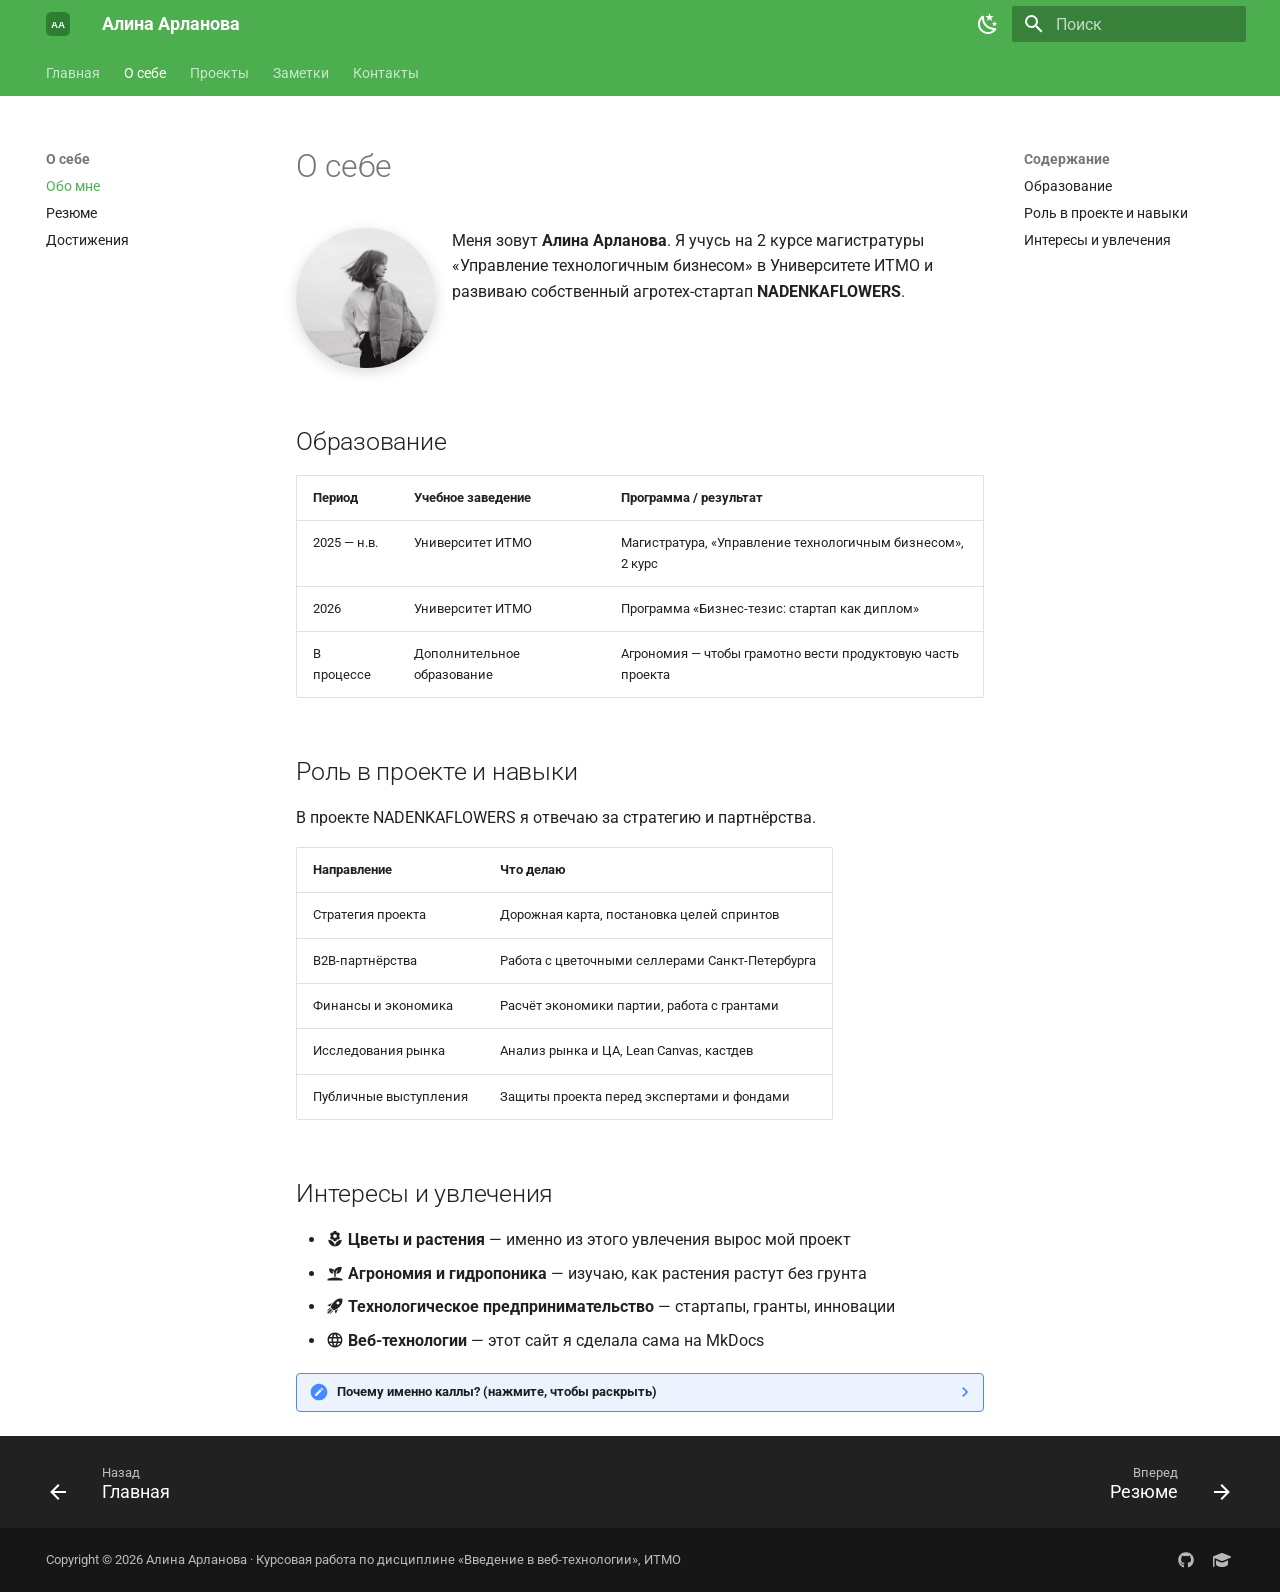
<file: about/index.html>
<!doctype html>
<html lang="ru" class="no-js">
  <head>
    
      <meta charset="utf-8">
      <meta name="viewport" content="width=device-width,initial-scale=1">
      
        <meta name="description" content="Персональный сайт Алины Арлановой — магистрантки ИТМО и основательницы проекта NADENKAFLOWERS">
      
      
        <meta name="author" content="Алина Арланова">
      
      
        <link rel="canonical" href="https://petrunina19257-hub.github.io/devops-lab-arlanova/about/">
      
      
        <link rel="prev" href="..">
      
      
        <link rel="next" href="../resume/">
      
      
        
      
      
      <link rel="icon" href="../images/logo.svg">
      <meta name="generator" content="mkdocs-1.6.1, mkdocs-material-9.7.7">
    
    
      
        <title>Обо мне - Алина Арланова</title>
      
    
    
      <link rel="stylesheet" href="../assets/stylesheets/main.ec1eaa64.min.css">
      
        
        <link rel="stylesheet" href="../assets/stylesheets/palette.ab4e12ef.min.css">
      
      


    
    
      
    
    
      
        
        
        <link rel="preconnect" href="https://fonts.gstatic.com" crossorigin>
        <link rel="stylesheet" href="https://fonts.googleapis.com/css?family=Roboto:300,300i,400,400i,700,700i%7CRoboto+Mono:400,400i,700,700i&display=fallback">
        <style>:root{--md-text-font:"Roboto";--md-code-font:"Roboto Mono"}</style>
      
    
    
      <link rel="stylesheet" href="../stylesheets/extra.css">
    
    <script>__md_scope=new URL("..",location),__md_hash=e=>[...e].reduce(((e,_)=>(e<<5)-e+_.charCodeAt(0)),0),__md_get=(e,_=localStorage,t=__md_scope)=>JSON.parse(_.getItem(t.pathname+"."+e)),__md_set=(e,_,t=localStorage,a=__md_scope)=>{try{t.setItem(a.pathname+"."+e,JSON.stringify(_))}catch(e){}}</script>
    
      

    
    
  </head>
  
  
    
    
      
    
    
    
    
    <body dir="ltr" data-md-color-scheme="default" data-md-color-primary="green" data-md-color-accent="pink">
  
    
    <input class="md-toggle" data-md-toggle="drawer" type="checkbox" id="__drawer" autocomplete="off">
    <input class="md-toggle" data-md-toggle="search" type="checkbox" id="__search" autocomplete="off">
    <label class="md-overlay" for="__drawer"></label>
    <div data-md-component="skip">
      
        
        <a href="#_1" class="md-skip">
          Перейти к содержанию
        </a>
      
    </div>
    <div data-md-component="announce">
      
    </div>
    
    
      

<header class="md-header" data-md-component="header">
  <nav class="md-header__inner md-grid" aria-label="Верхний колонтитул">
    <a href=".." title="Алина Арланова" class="md-header__button md-logo" aria-label="Алина Арланова" data-md-component="logo">
      
  <img src="../images/logo.svg" alt="logo">

    </a>
    <label class="md-header__button md-icon" for="__drawer">
      
      <svg xmlns="http://www.w3.org/2000/svg" viewBox="0 0 24 24"><path d="M3 6h18v2H3zm0 5h18v2H3zm0 5h18v2H3z"/></svg>
    </label>
    <div class="md-header__title" data-md-component="header-title">
      <div class="md-header__ellipsis">
        <div class="md-header__topic">
          <span class="md-ellipsis">
            Алина Арланова
          </span>
        </div>
        <div class="md-header__topic" data-md-component="header-topic">
          <span class="md-ellipsis">
            
              Обо мне
            
          </span>
        </div>
      </div>
    </div>
    
      
        <form class="md-header__option" data-md-component="palette">
  
    
    
    
    <input class="md-option" data-md-color-media="(prefers-color-scheme: light)" data-md-color-scheme="default" data-md-color-primary="green" data-md-color-accent="pink"  aria-label="Включить тёмную тему"  type="radio" name="__palette" id="__palette_0">
    
      <label class="md-header__button md-icon" title="Включить тёмную тему" for="__palette_1" hidden>
        <svg xmlns="http://www.w3.org/2000/svg" viewBox="0 0 24 24"><path d="m17.75 4.09-2.53 1.94.91 3.06-2.63-1.81-2.63 1.81.91-3.06-2.53-1.94L12.44 4l1.06-3 1.06 3zm3.5 6.91-1.64 1.25.59 1.98-1.7-1.17-1.7 1.17.59-1.98L15.75 11l2.06-.05L18.5 9l.69 1.95zm-2.28 4.95c.83-.08 1.72 1.1 1.19 1.85-.32.45-.66.87-1.08 1.27C15.17 23 8.84 23 4.94 19.07c-3.91-3.9-3.91-10.24 0-14.14.4-.4.82-.76 1.27-1.08.75-.53 1.93.36 1.85 1.19-.27 2.86.69 5.83 2.89 8.02a9.96 9.96 0 0 0 8.02 2.89m-1.64 2.02a12.08 12.08 0 0 1-7.8-3.47c-2.17-2.19-3.33-5-3.49-7.82-2.81 3.14-2.7 7.96.31 10.98 3.02 3.01 7.84 3.12 10.98.31"/></svg>
      </label>
    
  
    
    
    
    <input class="md-option" data-md-color-media="(prefers-color-scheme: dark)" data-md-color-scheme="slate" data-md-color-primary="green" data-md-color-accent="pink"  aria-label="Включить светлую тему"  type="radio" name="__palette" id="__palette_1">
    
      <label class="md-header__button md-icon" title="Включить светлую тему" for="__palette_0" hidden>
        <svg xmlns="http://www.w3.org/2000/svg" viewBox="0 0 24 24"><path d="M12 7a5 5 0 0 1 5 5 5 5 0 0 1-5 5 5 5 0 0 1-5-5 5 5 0 0 1 5-5m0 2a3 3 0 0 0-3 3 3 3 0 0 0 3 3 3 3 0 0 0 3-3 3 3 0 0 0-3-3m0-7 2.39 3.42C13.65 5.15 12.84 5 12 5s-1.65.15-2.39.42zM3.34 7l4.16-.35A7.2 7.2 0 0 0 5.94 8.5c-.44.74-.69 1.5-.83 2.29zm.02 10 1.76-3.77a7.131 7.131 0 0 0 2.38 4.14zM20.65 7l-1.77 3.79a7.02 7.02 0 0 0-2.38-4.15zm-.01 10-4.14.36c.59-.51 1.12-1.14 1.54-1.86.42-.73.69-1.5.83-2.29zM12 22l-2.41-3.44c.74.27 1.55.44 2.41.44.82 0 1.63-.17 2.37-.44z"/></svg>
      </label>
    
  
</form>
      
    
    
      <script>var palette=__md_get("__palette");if(palette&&palette.color){if("(prefers-color-scheme)"===palette.color.media){var media=matchMedia("(prefers-color-scheme: light)"),input=document.querySelector(media.matches?"[data-md-color-media='(prefers-color-scheme: light)']":"[data-md-color-media='(prefers-color-scheme: dark)']");palette.color.media=input.getAttribute("data-md-color-media"),palette.color.scheme=input.getAttribute("data-md-color-scheme"),palette.color.primary=input.getAttribute("data-md-color-primary"),palette.color.accent=input.getAttribute("data-md-color-accent")}for(var[key,value]of Object.entries(palette.color))document.body.setAttribute("data-md-color-"+key,value)}</script>
    
    
    
      
      
        <label class="md-header__button md-icon" for="__search">
          
          <svg xmlns="http://www.w3.org/2000/svg" viewBox="0 0 24 24"><path d="M9.5 3A6.5 6.5 0 0 1 16 9.5c0 1.61-.59 3.09-1.56 4.23l.27.27h.79l5 5-1.5 1.5-5-5v-.79l-.27-.27A6.52 6.52 0 0 1 9.5 16 6.5 6.5 0 0 1 3 9.5 6.5 6.5 0 0 1 9.5 3m0 2C7 5 5 7 5 9.5S7 14 9.5 14 14 12 14 9.5 12 5 9.5 5"/></svg>
        </label>
        <div class="md-search" data-md-component="search" role="dialog">
  <label class="md-search__overlay" for="__search"></label>
  <div class="md-search__inner" role="search">
    <form class="md-search__form" name="search">
      <input type="text" class="md-search__input" name="query" aria-label="Поиск" placeholder="Поиск" autocapitalize="off" autocorrect="off" autocomplete="off" spellcheck="false" data-md-component="search-query" required>
      <label class="md-search__icon md-icon" for="__search">
        
        <svg xmlns="http://www.w3.org/2000/svg" viewBox="0 0 24 24"><path d="M9.5 3A6.5 6.5 0 0 1 16 9.5c0 1.61-.59 3.09-1.56 4.23l.27.27h.79l5 5-1.5 1.5-5-5v-.79l-.27-.27A6.52 6.52 0 0 1 9.5 16 6.5 6.5 0 0 1 3 9.5 6.5 6.5 0 0 1 9.5 3m0 2C7 5 5 7 5 9.5S7 14 9.5 14 14 12 14 9.5 12 5 9.5 5"/></svg>
        
        <svg xmlns="http://www.w3.org/2000/svg" viewBox="0 0 24 24"><path d="M20 11v2H8l5.5 5.5-1.42 1.42L4.16 12l7.92-7.92L13.5 5.5 8 11z"/></svg>
      </label>
      <nav class="md-search__options" aria-label="Поиск">
        
          <a href="javascript:void(0)" class="md-search__icon md-icon" title="Поделиться" aria-label="Поделиться" data-clipboard data-clipboard-text="" data-md-component="search-share" tabindex="-1">
            
            <svg xmlns="http://www.w3.org/2000/svg" viewBox="0 0 24 24"><path d="M18 16.08c-.76 0-1.44.3-1.96.77L8.91 12.7c.05-.23.09-.46.09-.7s-.04-.47-.09-.7l7.05-4.11c.54.5 1.25.81 2.04.81a3 3 0 0 0 3-3 3 3 0 0 0-3-3 3 3 0 0 0-3 3c0 .24.04.47.09.7L8.04 9.81C7.5 9.31 6.79 9 6 9a3 3 0 0 0-3 3 3 3 0 0 0 3 3c.79 0 1.5-.31 2.04-.81l7.12 4.15c-.05.21-.08.43-.08.66 0 1.61 1.31 2.91 2.92 2.91s2.92-1.3 2.92-2.91A2.92 2.92 0 0 0 18 16.08"/></svg>
          </a>
        
        <button type="reset" class="md-search__icon md-icon" title="Очистить" aria-label="Очистить" tabindex="-1">
          
          <svg xmlns="http://www.w3.org/2000/svg" viewBox="0 0 24 24"><path d="M19 6.41 17.59 5 12 10.59 6.41 5 5 6.41 10.59 12 5 17.59 6.41 19 12 13.41 17.59 19 19 17.59 13.41 12z"/></svg>
        </button>
      </nav>
      
        <div class="md-search__suggest" data-md-component="search-suggest"></div>
      
    </form>
    <div class="md-search__output">
      <div class="md-search__scrollwrap" tabindex="0" data-md-scrollfix>
        <div class="md-search-result" data-md-component="search-result">
          <div class="md-search-result__meta">
            Инициализация поиска
          </div>
          <ol class="md-search-result__list" role="presentation"></ol>
        </div>
      </div>
    </div>
  </div>
</div>
      
    
    
  </nav>
  
</header>
    
    <div class="md-container" data-md-component="container">
      
      
        
          
            
<nav class="md-tabs" aria-label="Вкладки" data-md-component="tabs">
  <div class="md-grid">
    <ul class="md-tabs__list">
      
        
  
  
  
  
    <li class="md-tabs__item">
      <a href=".." class="md-tabs__link">
        
  
  
    
  
  Главная

      </a>
    </li>
  

      
        
  
  
  
    
  
  
    
    
      <li class="md-tabs__item md-tabs__item--active">
        <a href="./" class="md-tabs__link">
          
  
  
  О себе

        </a>
      </li>
    
  

      
        
  
  
  
  
    <li class="md-tabs__item">
      <a href="../projects/" class="md-tabs__link">
        
  
  
    
  
  Проекты

      </a>
    </li>
  

      
        
  
  
  
  
    <li class="md-tabs__item">
      <a href="../blog/" class="md-tabs__link">
        
  
  
    
  
  Заметки

      </a>
    </li>
  

      
        
  
  
  
  
    <li class="md-tabs__item">
      <a href="../contacts/" class="md-tabs__link">
        
  
  
    
  
  Контакты

      </a>
    </li>
  

      
    </ul>
  </div>
</nav>
          
        
      
      <main class="md-main" data-md-component="main">
        <div class="md-main__inner md-grid">
          
            
              
              <div class="md-sidebar md-sidebar--primary" data-md-component="sidebar" data-md-type="navigation" >
                <div class="md-sidebar__scrollwrap">
                  <div class="md-sidebar__inner">
                    


  


<nav class="md-nav md-nav--primary md-nav--lifted" aria-label="Навигация" data-md-level="0">
  <label class="md-nav__title" for="__drawer">
    <a href=".." title="Алина Арланова" class="md-nav__button md-logo" aria-label="Алина Арланова" data-md-component="logo">
      
  <img src="../images/logo.svg" alt="logo">

    </a>
    Алина Арланова
  </label>
  
  <ul class="md-nav__list" data-md-scrollfix>
    
      
      
  
  
  
  
    <li class="md-nav__item">
      <a href=".." class="md-nav__link">
        
  
  
  <span class="md-ellipsis">
    
  
    Главная
  

    
  </span>
  
  

      </a>
    </li>
  

    
      
      
  
  
    
  
  
  
    
    
    
    
      
        
        
      
      
        
      
    
    
    <li class="md-nav__item md-nav__item--active md-nav__item--section md-nav__item--nested">
      
        
        
        <input class="md-nav__toggle md-toggle " type="checkbox" id="__nav_2" checked>
        
          
          <label class="md-nav__link" for="__nav_2" id="__nav_2_label" tabindex="">
            
  
  
  <span class="md-ellipsis">
    
  
    О себе
  

    
  </span>
  
  

            <span class="md-nav__icon md-icon"></span>
          </label>
        
        <nav class="md-nav" data-md-level="1" aria-labelledby="__nav_2_label" aria-expanded="true">
          <label class="md-nav__title" for="__nav_2">
            <span class="md-nav__icon md-icon"></span>
            
  
    О себе
  

          </label>
          <ul class="md-nav__list" data-md-scrollfix>
            
              
                
  
  
    
  
  
  
    <li class="md-nav__item md-nav__item--active">
      
      <input class="md-nav__toggle md-toggle" type="checkbox" id="__toc">
      
      
        
      
      
        <label class="md-nav__link md-nav__link--active" for="__toc">
          
  
  
  <span class="md-ellipsis">
    
  
    Обо мне
  

    
  </span>
  
  

          <span class="md-nav__icon md-icon"></span>
        </label>
      
      <a href="./" class="md-nav__link md-nav__link--active">
        
  
  
  <span class="md-ellipsis">
    
  
    Обо мне
  

    
  </span>
  
  

      </a>
      
        

<nav class="md-nav md-nav--secondary" aria-label="Содержание">
  
  
  
    
  
  
    <label class="md-nav__title" for="__toc">
      <span class="md-nav__icon md-icon"></span>
      Содержание
    </label>
    <ul class="md-nav__list" data-md-component="toc" data-md-scrollfix>
      
        <li class="md-nav__item">
  <a href="#_2" class="md-nav__link">
    <span class="md-ellipsis">
      
        Образование
      
    </span>
  </a>
  
</li>
      
        <li class="md-nav__item">
  <a href="#_3" class="md-nav__link">
    <span class="md-ellipsis">
      
        Роль в проекте и навыки
      
    </span>
  </a>
  
</li>
      
        <li class="md-nav__item">
  <a href="#_4" class="md-nav__link">
    <span class="md-ellipsis">
      
        Интересы и увлечения
      
    </span>
  </a>
  
</li>
      
    </ul>
  
</nav>
      
    </li>
  

              
            
              
                
  
  
  
  
    <li class="md-nav__item">
      <a href="../resume/" class="md-nav__link">
        
  
  
  <span class="md-ellipsis">
    
  
    Резюме
  

    
  </span>
  
  

      </a>
    </li>
  

              
            
              
                
  
  
  
  
    <li class="md-nav__item">
      <a href="../achievements/" class="md-nav__link">
        
  
  
  <span class="md-ellipsis">
    
  
    Достижения
  

    
  </span>
  
  

      </a>
    </li>
  

              
            
          </ul>
        </nav>
      
    </li>
  

    
      
      
  
  
  
  
    <li class="md-nav__item">
      <a href="../projects/" class="md-nav__link">
        
  
  
  <span class="md-ellipsis">
    
  
    Проекты
  

    
  </span>
  
  

      </a>
    </li>
  

    
      
      
  
  
  
  
    <li class="md-nav__item">
      <a href="../blog/" class="md-nav__link">
        
  
  
  <span class="md-ellipsis">
    
  
    Заметки
  

    
  </span>
  
  

      </a>
    </li>
  

    
      
      
  
  
  
  
    <li class="md-nav__item">
      <a href="../contacts/" class="md-nav__link">
        
  
  
  <span class="md-ellipsis">
    
  
    Контакты
  

    
  </span>
  
  

      </a>
    </li>
  

    
  </ul>
</nav>
                  </div>
                </div>
              </div>
            
            
              
              <div class="md-sidebar md-sidebar--secondary" data-md-component="sidebar" data-md-type="toc" >
                <div class="md-sidebar__scrollwrap">
                  <div class="md-sidebar__inner">
                    

<nav class="md-nav md-nav--secondary" aria-label="Содержание">
  
  
  
    
  
  
    <label class="md-nav__title" for="__toc">
      <span class="md-nav__icon md-icon"></span>
      Содержание
    </label>
    <ul class="md-nav__list" data-md-component="toc" data-md-scrollfix>
      
        <li class="md-nav__item">
  <a href="#_2" class="md-nav__link">
    <span class="md-ellipsis">
      
        Образование
      
    </span>
  </a>
  
</li>
      
        <li class="md-nav__item">
  <a href="#_3" class="md-nav__link">
    <span class="md-ellipsis">
      
        Роль в проекте и навыки
      
    </span>
  </a>
  
</li>
      
        <li class="md-nav__item">
  <a href="#_4" class="md-nav__link">
    <span class="md-ellipsis">
      
        Интересы и увлечения
      
    </span>
  </a>
  
</li>
      
    </ul>
  
</nav>
                  </div>
                </div>
              </div>
            
          
          
            <div class="md-content" data-md-component="content">
              
              <article class="md-content__inner md-typeset">
                
                  



<h1 id="_1">О себе<a class="headerlink" href="#_1" title="Permanent link">&para;</a></h1>
<p><img align="left" alt="Фото" class="avatar" src="../images/photo.jpg" width="140" /></p>
<p>Меня зовут <strong>Алина Арланова</strong>. Я учусь на 2 курсе магистратуры
«Управление технологичным бизнесом» в Университете ИТМО и развиваю собственный
агротех-стартап <strong>NADENKAFLOWERS</strong>.</p>
<div style="clear: both"></div>

<h2 id="_2">Образование<a class="headerlink" href="#_2" title="Permanent link">&para;</a></h2>
<table>
<thead>
<tr>
<th>Период</th>
<th>Учебное заведение</th>
<th>Программа / результат</th>
</tr>
</thead>
<tbody>
<tr>
<td>2025 — н.в.</td>
<td>Университет ИТМО</td>
<td>Магистратура, «Управление технологичным бизнесом», 2 курс</td>
</tr>
<tr>
<td>2026</td>
<td>Университет ИТМО</td>
<td>Программа «Бизнес-тезис: стартап как диплом»</td>
</tr>
<tr>
<td>В процессе</td>
<td>Дополнительное образование</td>
<td>Агрономия — чтобы грамотно вести продуктовую часть проекта</td>
</tr>
</tbody>
</table>
<h2 id="_3">Роль в проекте и навыки<a class="headerlink" href="#_3" title="Permanent link">&para;</a></h2>
<p>В проекте NADENKAFLOWERS я отвечаю за стратегию и партнёрства.</p>
<table>
<thead>
<tr>
<th>Направление</th>
<th>Что делаю</th>
</tr>
</thead>
<tbody>
<tr>
<td>Стратегия проекта</td>
<td>Дорожная карта, постановка целей спринтов</td>
</tr>
<tr>
<td>B2B-партнёрства</td>
<td>Работа с цветочными селлерами Санкт-Петербурга</td>
</tr>
<tr>
<td>Финансы и экономика</td>
<td>Расчёт экономики партии, работа с грантами</td>
</tr>
<tr>
<td>Исследования рынка</td>
<td>Анализ рынка и ЦА, Lean Canvas, кастдев</td>
</tr>
<tr>
<td>Публичные выступления</td>
<td>Защиты проекта перед экспертами и фондами</td>
</tr>
</tbody>
</table>
<h2 id="_4">Интересы и увлечения<a class="headerlink" href="#_4" title="Permanent link">&para;</a></h2>
<ul>
<li><span class="twemoji"><svg xmlns="http://www.w3.org/2000/svg" viewBox="0 0 24 24"><path d="M3 13a9 9 0 0 0 9 9c0-5-4.03-9-9-9m9-7.5A2.5 2.5 0 0 1 14.5 8a2.5 2.5 0 0 1-2.5 2.5A2.5 2.5 0 0 1 9.5 8 2.5 2.5 0 0 1 12 5.5m-6.4 4.75a2.5 2.5 0 0 0 2.5 2.5c.53 0 1.02-.17 1.4-.44v.19A2.5 2.5 0 0 0 12 15a2.5 2.5 0 0 0 2.5-2.5v-.19c.38.27.87.44 1.4.44a2.5 2.5 0 0 0 2.5-2.5c0-1-.59-1.85-1.43-2.25.84-.4 1.43-1.26 1.43-2.25a2.5 2.5 0 0 0-2.5-2.5c-.53 0-1.02.16-1.4.44V3.5A2.5 2.5 0 0 0 12 1a2.5 2.5 0 0 0-2.5 2.5v.19c-.38-.28-.87-.44-1.4-.44a2.5 2.5 0 0 0-2.5 2.5c0 .99.59 1.85 1.43 2.25-.84.4-1.43 1.25-1.43 2.25M12 22a9 9 0 0 0 9-9c-5 0-9 4-9 9"/></svg></span> <strong>Цветы и растения</strong> — именно из этого увлечения вырос мой проект</li>
<li><span class="twemoji"><svg xmlns="http://www.w3.org/2000/svg" viewBox="0 0 24 24"><path d="M2 22v-2s5-2 10-2 10 2 10 2v2zm9.3-12.9c-1.2-3.9-7.3-3-7.3-3s.2 7.8 5.9 6.6C9.5 9.8 8 9 8 9c2.8 0 3 3.4 3 3.4V17h2v-4.2s0-3.9 3-4.9c0 0-2 3-2 5 7 .7 7-8.9 7-8.9s-8.9-1-9.7 5.1"/></svg></span> <strong>Агрономия и гидропоника</strong> — изучаю, как растения растут без грунта</li>
<li><span class="twemoji"><svg xmlns="http://www.w3.org/2000/svg" viewBox="0 0 24 24"><path d="m13.13 22.19-1.63-3.83c1.57-.58 3.04-1.36 4.4-2.27zM5.64 12.5l-3.83-1.63 6.1-2.77C7 9.46 6.22 10.93 5.64 12.5M21.61 2.39S16.66.269 11 5.93c-2.19 2.19-3.5 4.6-4.35 6.71-.28.75-.09 1.57.46 2.13l2.13 2.12c.55.56 1.37.74 2.12.46A19.1 19.1 0 0 0 18.07 13c5.66-5.66 3.54-10.61 3.54-10.61m-7.07 7.07c-.78-.78-.78-2.05 0-2.83s2.05-.78 2.83 0c.77.78.78 2.05 0 2.83s-2.05.78-2.83 0m-5.66 7.07-1.41-1.41zM6.24 22l3.64-3.64c-.34-.09-.67-.24-.97-.45L4.83 22zM2 22h1.41l4.77-4.76-1.42-1.41L2 20.59zm0-2.83 4.09-4.08c-.21-.3-.36-.62-.45-.97L2 17.76z"/></svg></span> <strong>Технологическое предпринимательство</strong> — стартапы, гранты, инновации</li>
<li><span class="twemoji"><svg xmlns="http://www.w3.org/2000/svg" viewBox="0 0 24 24"><path d="M16.36 14c.08-.66.14-1.32.14-2s-.06-1.34-.14-2h3.38c.16.64.26 1.31.26 2s-.1 1.36-.26 2m-5.15 5.56c.6-1.11 1.06-2.31 1.38-3.56h2.95a8.03 8.03 0 0 1-4.33 3.56M14.34 14H9.66c-.1-.66-.16-1.32-.16-2s.06-1.35.16-2h4.68c.09.65.16 1.32.16 2s-.07 1.34-.16 2M12 19.96c-.83-1.2-1.5-2.53-1.91-3.96h3.82c-.41 1.43-1.08 2.76-1.91 3.96M8 8H5.08A7.92 7.92 0 0 1 9.4 4.44C8.8 5.55 8.35 6.75 8 8m-2.92 8H8c.35 1.25.8 2.45 1.4 3.56A8 8 0 0 1 5.08 16m-.82-2C4.1 13.36 4 12.69 4 12s.1-1.36.26-2h3.38c-.08.66-.14 1.32-.14 2s.06 1.34.14 2M12 4.03c.83 1.2 1.5 2.54 1.91 3.97h-3.82c.41-1.43 1.08-2.77 1.91-3.97M18.92 8h-2.95a15.7 15.7 0 0 0-1.38-3.56c1.84.63 3.37 1.9 4.33 3.56M12 2C6.47 2 2 6.5 2 12a10 10 0 0 0 10 10 10 10 0 0 0 10-10A10 10 0 0 0 12 2"/></svg></span> <strong>Веб-технологии</strong> — этот сайт я сделала сама на MkDocs</li>
</ul>
<details class="note">
<summary>Почему именно каллы? (нажмите, чтобы раскрыть)</summary>
<p>Каллы — красивые, но капризные цветы: их луковицы большие (8–15 см), а корни
растут вверх вместе с ростком. Готового протокола выращивания калл на гидропонике
в открытых источниках мы не нашли — поэтому решили создать его сами.</p>
</details>












                
              </article>
            </div>
          
          
<script>var target=document.getElementById(location.hash.slice(1));target&&target.name&&(target.checked=target.name.startsWith("__tabbed_"))</script>
        </div>
        
          <button type="button" class="md-top md-icon" data-md-component="top" hidden>
  
  <svg xmlns="http://www.w3.org/2000/svg" viewBox="0 0 24 24"><path d="M13 20h-2V8l-5.5 5.5-1.42-1.42L12 4.16l7.92 7.92-1.42 1.42L13 8z"/></svg>
  К началу
</button>
        
      </main>
      
        <footer class="md-footer">
  
    
      
      <nav class="md-footer__inner md-grid" aria-label="Нижний колонтитул" >
        
          
          <a href=".." class="md-footer__link md-footer__link--prev" aria-label="Назад: Главная">
            <div class="md-footer__button md-icon">
              
              <svg xmlns="http://www.w3.org/2000/svg" viewBox="0 0 24 24"><path d="M20 11v2H8l5.5 5.5-1.42 1.42L4.16 12l7.92-7.92L13.5 5.5 8 11z"/></svg>
            </div>
            <div class="md-footer__title">
              <span class="md-footer__direction">
                Назад
              </span>
              <div class="md-ellipsis">
                Главная
              </div>
            </div>
          </a>
        
        
          
          <a href="../resume/" class="md-footer__link md-footer__link--next" aria-label="Вперед: Резюме">
            <div class="md-footer__title">
              <span class="md-footer__direction">
                Вперед
              </span>
              <div class="md-ellipsis">
                Резюме
              </div>
            </div>
            <div class="md-footer__button md-icon">
              
              <svg xmlns="http://www.w3.org/2000/svg" viewBox="0 0 24 24"><path d="M4 11v2h12l-5.5 5.5 1.42 1.42L19.84 12l-7.92-7.92L10.5 5.5 16 11z"/></svg>
            </div>
          </a>
        
      </nav>
    
  
  <div class="md-footer-meta md-typeset">
    <div class="md-footer-meta__inner md-grid">
      <div class="md-copyright">
  
    <div class="md-copyright__highlight">
      Copyright &copy; 2026 Алина Арланова · Курсовая работа по дисциплине «Введение в веб-технологии», ИТМО
    </div>
  
  
</div>
      
        
<div class="md-social">
  
    
    
    
    
    <a href="https://github.com/petrunina19257-hub" target="_blank" rel="noopener" title="GitHub" class="md-social__link">
      <svg xmlns="http://www.w3.org/2000/svg" viewBox="0 0 512 512"><!--! Font Awesome Free 7.1.0 by @fontawesome - https://fontawesome.com License - https://fontawesome.com/license/free (Icons: CC BY 4.0, Fonts: SIL OFL 1.1, Code: MIT License) Copyright 2025 Fonticons, Inc.--><path d="M173.9 397.4c0 2-2.3 3.6-5.2 3.6-3.3.3-5.6-1.3-5.6-3.6 0-2 2.3-3.6 5.2-3.6 3-.3 5.6 1.3 5.6 3.6m-31.1-4.5c-.7 2 1.3 4.3 4.3 4.9 2.6 1 5.6 0 6.2-2s-1.3-4.3-4.3-5.2c-2.6-.7-5.5.3-6.2 2.3m44.2-1.7c-2.9.7-4.9 2.6-4.6 4.9.3 2 2.9 3.3 5.9 2.6 2.9-.7 4.9-2.6 4.6-4.6-.3-1.9-3-3.2-5.9-2.9M252.8 8C114.1 8 8 113.3 8 252c0 110.9 69.8 205.8 169.5 239.2 12.8 2.3 17.3-5.6 17.3-12.1 0-6.2-.3-40.4-.3-61.4 0 0-70 15-84.7-29.8 0 0-11.4-29.1-27.8-36.6 0 0-22.9-15.7 1.6-15.4 0 0 24.9 2 38.6 25.8 21.9 38.6 58.6 27.5 72.9 20.9 2.3-16 8.8-27.1 16-33.7-55.9-6.2-112.3-14.3-112.3-110.5 0-27.5 7.6-41.3 23.6-58.9-2.6-6.5-11.1-33.3 2.6-67.9 20.9-6.5 69 27 69 27 20-5.6 41.5-8.5 62.8-8.5s42.8 2.9 62.8 8.5c0 0 48.1-33.6 69-27 13.7 34.7 5.2 61.4 2.6 67.9 16 17.7 25.8 31.5 25.8 58.9 0 96.5-58.9 104.2-114.8 110.5 9.2 7.9 17 22.9 17 46.4 0 33.7-.3 75.4-.3 83.6 0 6.5 4.6 14.4 17.3 12.1C436.2 457.8 504 362.9 504 252 504 113.3 391.5 8 252.8 8M105.2 352.9c-1.3 1-1 3.3.7 5.2 1.6 1.6 3.9 2.3 5.2 1 1.3-1 1-3.3-.7-5.2-1.6-1.6-3.9-2.3-5.2-1m-10.8-8.1c-.7 1.3.3 2.9 2.3 3.9 1.6 1 3.6.7 4.3-.7.7-1.3-.3-2.9-2.3-3.9-2-.6-3.6-.3-4.3.7m32.4 35.6c-1.6 1.3-1 4.3 1.3 6.2 2.3 2.3 5.2 2.6 6.5 1 1.3-1.3.7-4.3-1.3-6.2-2.2-2.3-5.2-2.6-6.5-1m-11.4-14.7c-1.6 1-1.6 3.6 0 5.9s4.3 3.3 5.6 2.3c1.6-1.3 1.6-3.9 0-6.2-1.4-2.3-4-3.3-5.6-2"/></svg>
    </a>
  
    
    
    
    
    <a href="https://itmo.ru" target="_blank" rel="noopener" title="Университет ИТМО" class="md-social__link">
      <svg xmlns="http://www.w3.org/2000/svg" viewBox="0 0 576 512"><!--! Font Awesome Free 7.1.0 by @fontawesome - https://fontawesome.com License - https://fontawesome.com/license/free (Icons: CC BY 4.0, Fonts: SIL OFL 1.1, Code: MIT License) Copyright 2025 Fonticons, Inc.--><path d="m48 195.8 209.2 86.1c9.8 4 20.2 6.1 30.8 6.1s21-2.1 30.8-6.1l242.4-99.8c9-3.7 14.8-12.4 14.8-22.1s-5.8-18.4-14.8-22.1L318.8 38.1c-9.8-4-20.2-6.1-30.8-6.1s-21 2.1-30.8 6.1L14.8 137.9C5.8 141.6 0 150.3 0 160v296c0 13.3 10.7 24 24 24s24-10.7 24-24zm48 71.7V384c0 53 86 96 192 96s192-43 192-96V267.4l-142.9 58.9c-15.6 6.4-32.2 9.7-49.1 9.7s-33.5-3.3-49.1-9.7L96 267.4z"/></svg>
    </a>
  
</div>
      
    </div>
  </div>
</footer>
      
    </div>
    <div class="md-dialog" data-md-component="dialog">
      <div class="md-dialog__inner md-typeset"></div>
    </div>
    
    
    
      
      
      <script id="__config" type="application/json">{"annotate": null, "base": "..", "features": ["navigation.tabs", "navigation.sections", "navigation.top", "navigation.footer", "search.highlight", "search.share", "search.suggest", "content.code.copy"], "search": "../assets/javascripts/workers/search.2c215733.min.js", "tags": null, "translations": {"clipboard.copied": "\u0421\u043a\u043e\u043f\u0438\u0440\u043e\u0432\u0430\u043d\u043e \u0432 \u0431\u0443\u0444\u0435\u0440", "clipboard.copy": "\u041a\u043e\u043f\u0438\u0440\u043e\u0432\u0430\u0442\u044c \u0432 \u0431\u0443\u0444\u0435\u0440", "search.result.more.one": "\u0415\u0449\u0451 1 \u043d\u0430 \u044d\u0442\u043e\u0439 \u0441\u0442\u0440\u0430\u043d\u0438\u0446\u0435", "search.result.more.other": "\u0415\u0449\u0451 # \u043d\u0430 \u044d\u0442\u043e\u0439 \u0441\u0442\u0440\u0430\u043d\u0438\u0446\u0435", "search.result.none": "\u0421\u043e\u0432\u043f\u0430\u0434\u0435\u043d\u0438\u0439 \u043d\u0435 \u043d\u0430\u0439\u0434\u0435\u043d\u043e", "search.result.one": "\u041d\u0430\u0439\u0434\u0435\u043d\u043e 1 \u0441\u043e\u0432\u043f\u0430\u0434\u0435\u043d\u0438\u0435", "search.result.other": "\u041d\u0430\u0439\u0434\u0435\u043d\u043e \u0441\u043e\u0432\u043f\u0430\u0434\u0435\u043d\u0438\u0439: #", "search.result.placeholder": "\u041d\u0430\u0447\u043d\u0438\u0442\u0435 \u043f\u0435\u0447\u0430\u0442\u0430\u0442\u044c \u0434\u043b\u044f \u043f\u043e\u0438\u0441\u043a\u0430", "search.result.term.missing": "\u041e\u0442\u0441\u0443\u0442\u0441\u0442\u0432\u0443\u0435\u0442", "select.version": "\u0412\u044b\u0431\u0435\u0440\u0438\u0442\u0435 \u0432\u0435\u0440\u0441\u0438\u044e"}, "version": null}</script>
    
    
      <script src="../assets/javascripts/bundle.d7400e89.min.js"></script>
      
    
  </body>
</html>
</file>
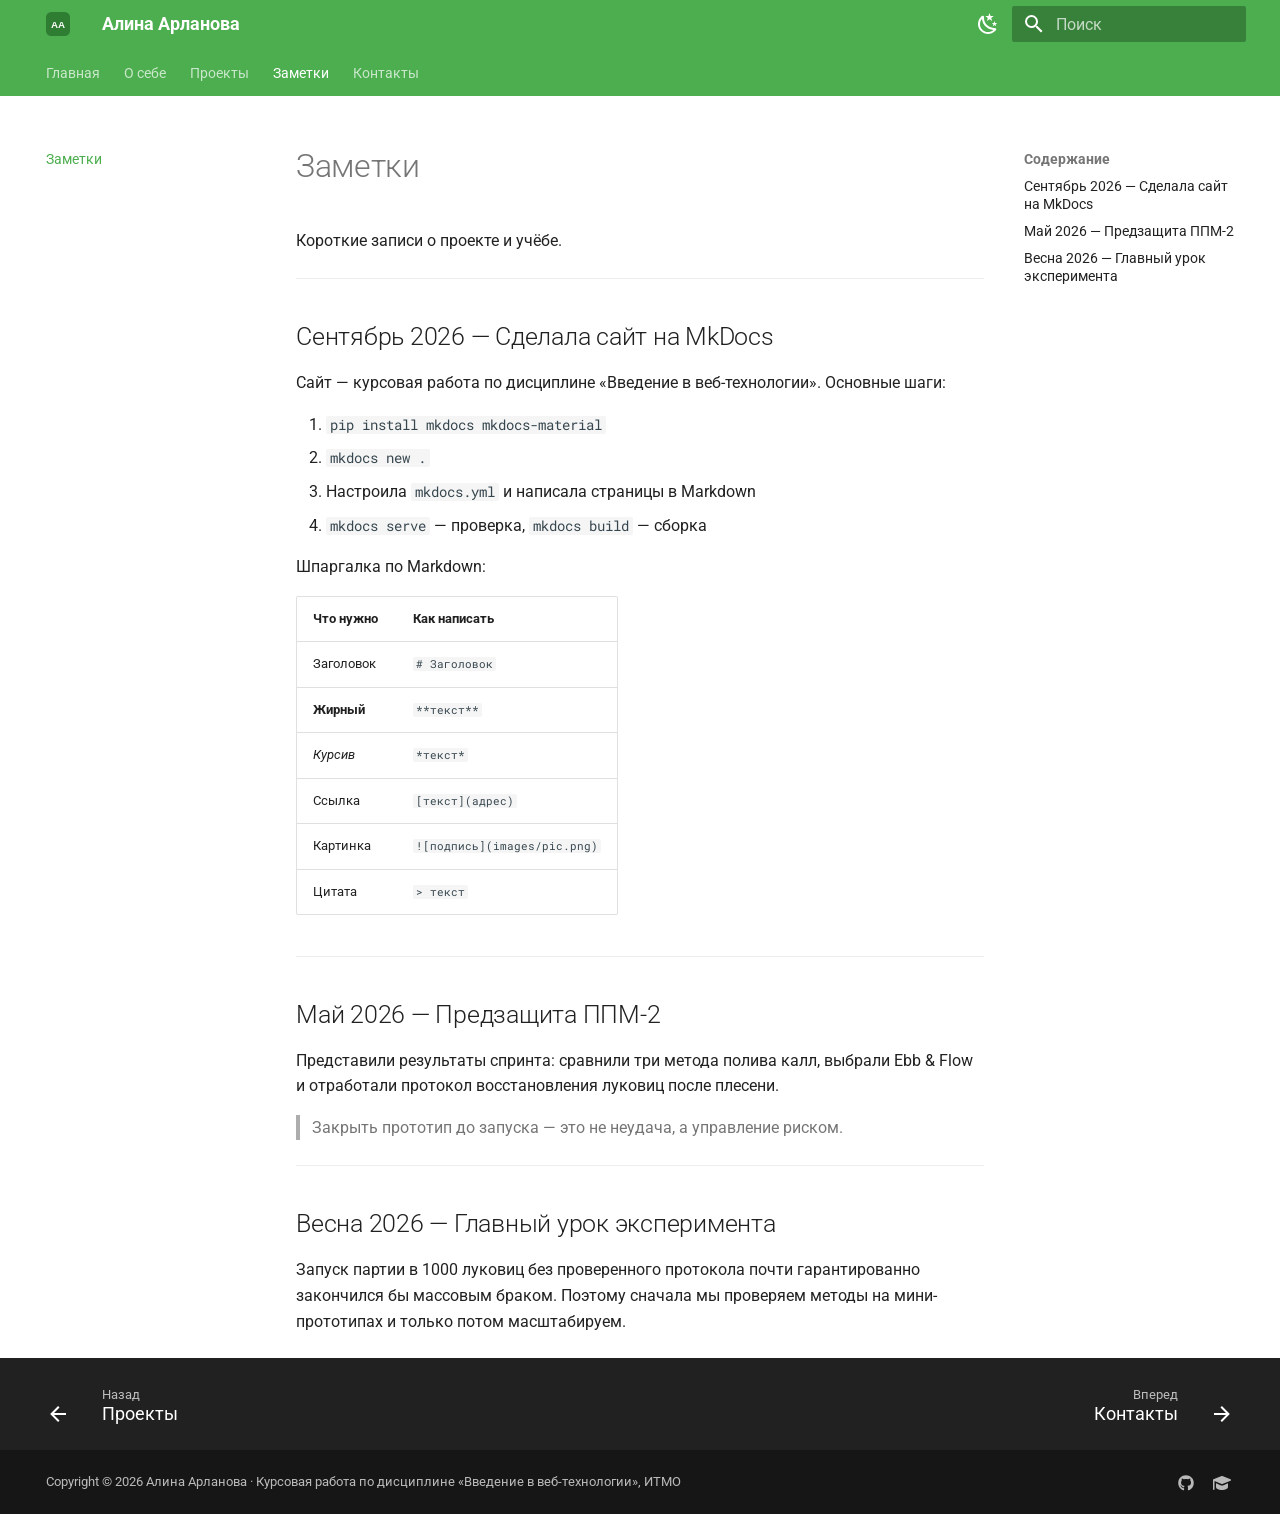
<file: blog/index.html>
<!doctype html>
<html lang="ru" class="no-js">
  <head>
    
      <meta charset="utf-8">
      <meta name="viewport" content="width=device-width,initial-scale=1">
      
        <meta name="description" content="Персональный сайт Алины Арлановой — магистрантки ИТМО и основательницы проекта NADENKAFLOWERS">
      
      
        <meta name="author" content="Алина Арланова">
      
      
        <link rel="canonical" href="https://petrunina19257-hub.github.io/devops-lab-arlanova/blog/">
      
      
        <link rel="prev" href="../projects/">
      
      
        <link rel="next" href="../contacts/">
      
      
        
      
      
      <link rel="icon" href="../images/logo.svg">
      <meta name="generator" content="mkdocs-1.6.1, mkdocs-material-9.7.7">
    
    
      
        <title>Заметки - Алина Арланова</title>
      
    
    
      <link rel="stylesheet" href="../assets/stylesheets/main.ec1eaa64.min.css">
      
        
        <link rel="stylesheet" href="../assets/stylesheets/palette.ab4e12ef.min.css">
      
      


    
    
      
    
    
      
        
        
        <link rel="preconnect" href="https://fonts.gstatic.com" crossorigin>
        <link rel="stylesheet" href="https://fonts.googleapis.com/css?family=Roboto:300,300i,400,400i,700,700i%7CRoboto+Mono:400,400i,700,700i&display=fallback">
        <style>:root{--md-text-font:"Roboto";--md-code-font:"Roboto Mono"}</style>
      
    
    
      <link rel="stylesheet" href="../stylesheets/extra.css">
    
    <script>__md_scope=new URL("..",location),__md_hash=e=>[...e].reduce(((e,_)=>(e<<5)-e+_.charCodeAt(0)),0),__md_get=(e,_=localStorage,t=__md_scope)=>JSON.parse(_.getItem(t.pathname+"."+e)),__md_set=(e,_,t=localStorage,a=__md_scope)=>{try{t.setItem(a.pathname+"."+e,JSON.stringify(_))}catch(e){}}</script>
    
      

    
    
  </head>
  
  
    
    
      
    
    
    
    
    <body dir="ltr" data-md-color-scheme="default" data-md-color-primary="green" data-md-color-accent="pink">
  
    
    <input class="md-toggle" data-md-toggle="drawer" type="checkbox" id="__drawer" autocomplete="off">
    <input class="md-toggle" data-md-toggle="search" type="checkbox" id="__search" autocomplete="off">
    <label class="md-overlay" for="__drawer"></label>
    <div data-md-component="skip">
      
        
        <a href="#_1" class="md-skip">
          Перейти к содержанию
        </a>
      
    </div>
    <div data-md-component="announce">
      
    </div>
    
    
      

<header class="md-header" data-md-component="header">
  <nav class="md-header__inner md-grid" aria-label="Верхний колонтитул">
    <a href=".." title="Алина Арланова" class="md-header__button md-logo" aria-label="Алина Арланова" data-md-component="logo">
      
  <img src="../images/logo.svg" alt="logo">

    </a>
    <label class="md-header__button md-icon" for="__drawer">
      
      <svg xmlns="http://www.w3.org/2000/svg" viewBox="0 0 24 24"><path d="M3 6h18v2H3zm0 5h18v2H3zm0 5h18v2H3z"/></svg>
    </label>
    <div class="md-header__title" data-md-component="header-title">
      <div class="md-header__ellipsis">
        <div class="md-header__topic">
          <span class="md-ellipsis">
            Алина Арланова
          </span>
        </div>
        <div class="md-header__topic" data-md-component="header-topic">
          <span class="md-ellipsis">
            
              Заметки
            
          </span>
        </div>
      </div>
    </div>
    
      
        <form class="md-header__option" data-md-component="palette">
  
    
    
    
    <input class="md-option" data-md-color-media="(prefers-color-scheme: light)" data-md-color-scheme="default" data-md-color-primary="green" data-md-color-accent="pink"  aria-label="Включить тёмную тему"  type="radio" name="__palette" id="__palette_0">
    
      <label class="md-header__button md-icon" title="Включить тёмную тему" for="__palette_1" hidden>
        <svg xmlns="http://www.w3.org/2000/svg" viewBox="0 0 24 24"><path d="m17.75 4.09-2.53 1.94.91 3.06-2.63-1.81-2.63 1.81.91-3.06-2.53-1.94L12.44 4l1.06-3 1.06 3zm3.5 6.91-1.64 1.25.59 1.98-1.7-1.17-1.7 1.17.59-1.98L15.75 11l2.06-.05L18.5 9l.69 1.95zm-2.28 4.95c.83-.08 1.72 1.1 1.19 1.85-.32.45-.66.87-1.08 1.27C15.17 23 8.84 23 4.94 19.07c-3.91-3.9-3.91-10.24 0-14.14.4-.4.82-.76 1.27-1.08.75-.53 1.93.36 1.85 1.19-.27 2.86.69 5.83 2.89 8.02a9.96 9.96 0 0 0 8.02 2.89m-1.64 2.02a12.08 12.08 0 0 1-7.8-3.47c-2.17-2.19-3.33-5-3.49-7.82-2.81 3.14-2.7 7.96.31 10.98 3.02 3.01 7.84 3.12 10.98.31"/></svg>
      </label>
    
  
    
    
    
    <input class="md-option" data-md-color-media="(prefers-color-scheme: dark)" data-md-color-scheme="slate" data-md-color-primary="green" data-md-color-accent="pink"  aria-label="Включить светлую тему"  type="radio" name="__palette" id="__palette_1">
    
      <label class="md-header__button md-icon" title="Включить светлую тему" for="__palette_0" hidden>
        <svg xmlns="http://www.w3.org/2000/svg" viewBox="0 0 24 24"><path d="M12 7a5 5 0 0 1 5 5 5 5 0 0 1-5 5 5 5 0 0 1-5-5 5 5 0 0 1 5-5m0 2a3 3 0 0 0-3 3 3 3 0 0 0 3 3 3 3 0 0 0 3-3 3 3 0 0 0-3-3m0-7 2.39 3.42C13.65 5.15 12.84 5 12 5s-1.65.15-2.39.42zM3.34 7l4.16-.35A7.2 7.2 0 0 0 5.94 8.5c-.44.74-.69 1.5-.83 2.29zm.02 10 1.76-3.77a7.131 7.131 0 0 0 2.38 4.14zM20.65 7l-1.77 3.79a7.02 7.02 0 0 0-2.38-4.15zm-.01 10-4.14.36c.59-.51 1.12-1.14 1.54-1.86.42-.73.69-1.5.83-2.29zM12 22l-2.41-3.44c.74.27 1.55.44 2.41.44.82 0 1.63-.17 2.37-.44z"/></svg>
      </label>
    
  
</form>
      
    
    
      <script>var palette=__md_get("__palette");if(palette&&palette.color){if("(prefers-color-scheme)"===palette.color.media){var media=matchMedia("(prefers-color-scheme: light)"),input=document.querySelector(media.matches?"[data-md-color-media='(prefers-color-scheme: light)']":"[data-md-color-media='(prefers-color-scheme: dark)']");palette.color.media=input.getAttribute("data-md-color-media"),palette.color.scheme=input.getAttribute("data-md-color-scheme"),palette.color.primary=input.getAttribute("data-md-color-primary"),palette.color.accent=input.getAttribute("data-md-color-accent")}for(var[key,value]of Object.entries(palette.color))document.body.setAttribute("data-md-color-"+key,value)}</script>
    
    
    
      
      
        <label class="md-header__button md-icon" for="__search">
          
          <svg xmlns="http://www.w3.org/2000/svg" viewBox="0 0 24 24"><path d="M9.5 3A6.5 6.5 0 0 1 16 9.5c0 1.61-.59 3.09-1.56 4.23l.27.27h.79l5 5-1.5 1.5-5-5v-.79l-.27-.27A6.52 6.52 0 0 1 9.5 16 6.5 6.5 0 0 1 3 9.5 6.5 6.5 0 0 1 9.5 3m0 2C7 5 5 7 5 9.5S7 14 9.5 14 14 12 14 9.5 12 5 9.5 5"/></svg>
        </label>
        <div class="md-search" data-md-component="search" role="dialog">
  <label class="md-search__overlay" for="__search"></label>
  <div class="md-search__inner" role="search">
    <form class="md-search__form" name="search">
      <input type="text" class="md-search__input" name="query" aria-label="Поиск" placeholder="Поиск" autocapitalize="off" autocorrect="off" autocomplete="off" spellcheck="false" data-md-component="search-query" required>
      <label class="md-search__icon md-icon" for="__search">
        
        <svg xmlns="http://www.w3.org/2000/svg" viewBox="0 0 24 24"><path d="M9.5 3A6.5 6.5 0 0 1 16 9.5c0 1.61-.59 3.09-1.56 4.23l.27.27h.79l5 5-1.5 1.5-5-5v-.79l-.27-.27A6.52 6.52 0 0 1 9.5 16 6.5 6.5 0 0 1 3 9.5 6.5 6.5 0 0 1 9.5 3m0 2C7 5 5 7 5 9.5S7 14 9.5 14 14 12 14 9.5 12 5 9.5 5"/></svg>
        
        <svg xmlns="http://www.w3.org/2000/svg" viewBox="0 0 24 24"><path d="M20 11v2H8l5.5 5.5-1.42 1.42L4.16 12l7.92-7.92L13.5 5.5 8 11z"/></svg>
      </label>
      <nav class="md-search__options" aria-label="Поиск">
        
          <a href="javascript:void(0)" class="md-search__icon md-icon" title="Поделиться" aria-label="Поделиться" data-clipboard data-clipboard-text="" data-md-component="search-share" tabindex="-1">
            
            <svg xmlns="http://www.w3.org/2000/svg" viewBox="0 0 24 24"><path d="M18 16.08c-.76 0-1.44.3-1.96.77L8.91 12.7c.05-.23.09-.46.09-.7s-.04-.47-.09-.7l7.05-4.11c.54.5 1.25.81 2.04.81a3 3 0 0 0 3-3 3 3 0 0 0-3-3 3 3 0 0 0-3 3c0 .24.04.47.09.7L8.04 9.81C7.5 9.31 6.79 9 6 9a3 3 0 0 0-3 3 3 3 0 0 0 3 3c.79 0 1.5-.31 2.04-.81l7.12 4.15c-.05.21-.08.43-.08.66 0 1.61 1.31 2.91 2.92 2.91s2.92-1.3 2.92-2.91A2.92 2.92 0 0 0 18 16.08"/></svg>
          </a>
        
        <button type="reset" class="md-search__icon md-icon" title="Очистить" aria-label="Очистить" tabindex="-1">
          
          <svg xmlns="http://www.w3.org/2000/svg" viewBox="0 0 24 24"><path d="M19 6.41 17.59 5 12 10.59 6.41 5 5 6.41 10.59 12 5 17.59 6.41 19 12 13.41 17.59 19 19 17.59 13.41 12z"/></svg>
        </button>
      </nav>
      
        <div class="md-search__suggest" data-md-component="search-suggest"></div>
      
    </form>
    <div class="md-search__output">
      <div class="md-search__scrollwrap" tabindex="0" data-md-scrollfix>
        <div class="md-search-result" data-md-component="search-result">
          <div class="md-search-result__meta">
            Инициализация поиска
          </div>
          <ol class="md-search-result__list" role="presentation"></ol>
        </div>
      </div>
    </div>
  </div>
</div>
      
    
    
  </nav>
  
</header>
    
    <div class="md-container" data-md-component="container">
      
      
        
          
            
<nav class="md-tabs" aria-label="Вкладки" data-md-component="tabs">
  <div class="md-grid">
    <ul class="md-tabs__list">
      
        
  
  
  
  
    <li class="md-tabs__item">
      <a href=".." class="md-tabs__link">
        
  
  
    
  
  Главная

      </a>
    </li>
  

      
        
  
  
  
  
    
    
      <li class="md-tabs__item">
        <a href="../about/" class="md-tabs__link">
          
  
  
  О себе

        </a>
      </li>
    
  

      
        
  
  
  
  
    <li class="md-tabs__item">
      <a href="../projects/" class="md-tabs__link">
        
  
  
    
  
  Проекты

      </a>
    </li>
  

      
        
  
  
  
    
  
  
    <li class="md-tabs__item md-tabs__item--active">
      <a href="./" class="md-tabs__link">
        
  
  
    
  
  Заметки

      </a>
    </li>
  

      
        
  
  
  
  
    <li class="md-tabs__item">
      <a href="../contacts/" class="md-tabs__link">
        
  
  
    
  
  Контакты

      </a>
    </li>
  

      
    </ul>
  </div>
</nav>
          
        
      
      <main class="md-main" data-md-component="main">
        <div class="md-main__inner md-grid">
          
            
              
              <div class="md-sidebar md-sidebar--primary" data-md-component="sidebar" data-md-type="navigation" >
                <div class="md-sidebar__scrollwrap">
                  <div class="md-sidebar__inner">
                    


  


<nav class="md-nav md-nav--primary md-nav--lifted" aria-label="Навигация" data-md-level="0">
  <label class="md-nav__title" for="__drawer">
    <a href=".." title="Алина Арланова" class="md-nav__button md-logo" aria-label="Алина Арланова" data-md-component="logo">
      
  <img src="../images/logo.svg" alt="logo">

    </a>
    Алина Арланова
  </label>
  
  <ul class="md-nav__list" data-md-scrollfix>
    
      
      
  
  
  
  
    <li class="md-nav__item">
      <a href=".." class="md-nav__link">
        
  
  
  <span class="md-ellipsis">
    
  
    Главная
  

    
  </span>
  
  

      </a>
    </li>
  

    
      
      
  
  
  
  
    
    
    
    
      
      
        
      
    
    
    <li class="md-nav__item md-nav__item--nested">
      
        
        
        <input class="md-nav__toggle md-toggle " type="checkbox" id="__nav_2" >
        
          
          <label class="md-nav__link" for="__nav_2" id="__nav_2_label" tabindex="0">
            
  
  
  <span class="md-ellipsis">
    
  
    О себе
  

    
  </span>
  
  

            <span class="md-nav__icon md-icon"></span>
          </label>
        
        <nav class="md-nav" data-md-level="1" aria-labelledby="__nav_2_label" aria-expanded="false">
          <label class="md-nav__title" for="__nav_2">
            <span class="md-nav__icon md-icon"></span>
            
  
    О себе
  

          </label>
          <ul class="md-nav__list" data-md-scrollfix>
            
              
                
  
  
  
  
    <li class="md-nav__item">
      <a href="../about/" class="md-nav__link">
        
  
  
  <span class="md-ellipsis">
    
  
    Обо мне
  

    
  </span>
  
  

      </a>
    </li>
  

              
            
              
                
  
  
  
  
    <li class="md-nav__item">
      <a href="../resume/" class="md-nav__link">
        
  
  
  <span class="md-ellipsis">
    
  
    Резюме
  

    
  </span>
  
  

      </a>
    </li>
  

              
            
              
                
  
  
  
  
    <li class="md-nav__item">
      <a href="../achievements/" class="md-nav__link">
        
  
  
  <span class="md-ellipsis">
    
  
    Достижения
  

    
  </span>
  
  

      </a>
    </li>
  

              
            
          </ul>
        </nav>
      
    </li>
  

    
      
      
  
  
  
  
    <li class="md-nav__item">
      <a href="../projects/" class="md-nav__link">
        
  
  
  <span class="md-ellipsis">
    
  
    Проекты
  

    
  </span>
  
  

      </a>
    </li>
  

    
      
      
  
  
    
  
  
  
    <li class="md-nav__item md-nav__item--active">
      
      <input class="md-nav__toggle md-toggle" type="checkbox" id="__toc">
      
      
        
      
      
        <label class="md-nav__link md-nav__link--active" for="__toc">
          
  
  
  <span class="md-ellipsis">
    
  
    Заметки
  

    
  </span>
  
  

          <span class="md-nav__icon md-icon"></span>
        </label>
      
      <a href="./" class="md-nav__link md-nav__link--active">
        
  
  
  <span class="md-ellipsis">
    
  
    Заметки
  

    
  </span>
  
  

      </a>
      
        

<nav class="md-nav md-nav--secondary" aria-label="Содержание">
  
  
  
    
  
  
    <label class="md-nav__title" for="__toc">
      <span class="md-nav__icon md-icon"></span>
      Содержание
    </label>
    <ul class="md-nav__list" data-md-component="toc" data-md-scrollfix>
      
        <li class="md-nav__item">
  <a href="#2026-mkdocs" class="md-nav__link">
    <span class="md-ellipsis">
      
        Сентябрь 2026 — Сделала сайт на MkDocs
      
    </span>
  </a>
  
</li>
      
        <li class="md-nav__item">
  <a href="#2026-2" class="md-nav__link">
    <span class="md-ellipsis">
      
        Май 2026 — Предзащита ППМ-2
      
    </span>
  </a>
  
</li>
      
        <li class="md-nav__item">
  <a href="#2026" class="md-nav__link">
    <span class="md-ellipsis">
      
        Весна 2026 — Главный урок эксперимента
      
    </span>
  </a>
  
</li>
      
    </ul>
  
</nav>
      
    </li>
  

    
      
      
  
  
  
  
    <li class="md-nav__item">
      <a href="../contacts/" class="md-nav__link">
        
  
  
  <span class="md-ellipsis">
    
  
    Контакты
  

    
  </span>
  
  

      </a>
    </li>
  

    
  </ul>
</nav>
                  </div>
                </div>
              </div>
            
            
              
              <div class="md-sidebar md-sidebar--secondary" data-md-component="sidebar" data-md-type="toc" >
                <div class="md-sidebar__scrollwrap">
                  <div class="md-sidebar__inner">
                    

<nav class="md-nav md-nav--secondary" aria-label="Содержание">
  
  
  
    
  
  
    <label class="md-nav__title" for="__toc">
      <span class="md-nav__icon md-icon"></span>
      Содержание
    </label>
    <ul class="md-nav__list" data-md-component="toc" data-md-scrollfix>
      
        <li class="md-nav__item">
  <a href="#2026-mkdocs" class="md-nav__link">
    <span class="md-ellipsis">
      
        Сентябрь 2026 — Сделала сайт на MkDocs
      
    </span>
  </a>
  
</li>
      
        <li class="md-nav__item">
  <a href="#2026-2" class="md-nav__link">
    <span class="md-ellipsis">
      
        Май 2026 — Предзащита ППМ-2
      
    </span>
  </a>
  
</li>
      
        <li class="md-nav__item">
  <a href="#2026" class="md-nav__link">
    <span class="md-ellipsis">
      
        Весна 2026 — Главный урок эксперимента
      
    </span>
  </a>
  
</li>
      
    </ul>
  
</nav>
                  </div>
                </div>
              </div>
            
          
          
            <div class="md-content" data-md-component="content">
              
              <article class="md-content__inner md-typeset">
                
                  



<h1 id="_1">Заметки<a class="headerlink" href="#_1" title="Permanent link">&para;</a></h1>
<p>Короткие записи о проекте и учёбе.</p>
<hr />
<h2 id="2026-mkdocs">Сентябрь 2026 — Сделала сайт на MkDocs<a class="headerlink" href="#2026-mkdocs" title="Permanent link">&para;</a></h2>
<p>Сайт — курсовая работа по дисциплине «Введение в веб-технологии». Основные шаги:</p>
<ol>
<li><code>pip install mkdocs mkdocs-material</code></li>
<li><code>mkdocs new .</code></li>
<li>Настроила <code>mkdocs.yml</code> и написала страницы в Markdown</li>
<li><code>mkdocs serve</code> — проверка, <code>mkdocs build</code> — сборка</li>
</ol>
<p>Шпаргалка по Markdown:</p>
<table>
<thead>
<tr>
<th>Что нужно</th>
<th>Как написать</th>
</tr>
</thead>
<tbody>
<tr>
<td>Заголовок</td>
<td><code># Заголовок</code></td>
</tr>
<tr>
<td><strong>Жирный</strong></td>
<td><code>**текст**</code></td>
</tr>
<tr>
<td><em>Курсив</em></td>
<td><code>*текст*</code></td>
</tr>
<tr>
<td>Ссылка</td>
<td><code>[текст](адрес)</code></td>
</tr>
<tr>
<td>Картинка</td>
<td><code>![подпись](images/pic.png)</code></td>
</tr>
<tr>
<td>Цитата</td>
<td><code>&gt; текст</code></td>
</tr>
</tbody>
</table>
<hr />
<h2 id="2026-2">Май 2026 — Предзащита ППМ-2<a class="headerlink" href="#2026-2" title="Permanent link">&para;</a></h2>
<p>Представили результаты спринта: сравнили три метода полива калл,
выбрали Ebb &amp; Flow и отработали протокол восстановления луковиц после плесени.</p>
<blockquote>
<p>Закрыть прототип до запуска — это не неудача, а управление риском.</p>
</blockquote>
<hr />
<h2 id="2026">Весна 2026 — Главный урок эксперимента<a class="headerlink" href="#2026" title="Permanent link">&para;</a></h2>
<p>Запуск партии в 1000 луковиц без проверенного протокола почти гарантированно
закончился бы массовым браком. Поэтому сначала мы проверяем методы
на мини-прототипах и только потом масштабируем.</p>












                
              </article>
            </div>
          
          
<script>var target=document.getElementById(location.hash.slice(1));target&&target.name&&(target.checked=target.name.startsWith("__tabbed_"))</script>
        </div>
        
          <button type="button" class="md-top md-icon" data-md-component="top" hidden>
  
  <svg xmlns="http://www.w3.org/2000/svg" viewBox="0 0 24 24"><path d="M13 20h-2V8l-5.5 5.5-1.42-1.42L12 4.16l7.92 7.92-1.42 1.42L13 8z"/></svg>
  К началу
</button>
        
      </main>
      
        <footer class="md-footer">
  
    
      
      <nav class="md-footer__inner md-grid" aria-label="Нижний колонтитул" >
        
          
          <a href="../projects/" class="md-footer__link md-footer__link--prev" aria-label="Назад: Проекты">
            <div class="md-footer__button md-icon">
              
              <svg xmlns="http://www.w3.org/2000/svg" viewBox="0 0 24 24"><path d="M20 11v2H8l5.5 5.5-1.42 1.42L4.16 12l7.92-7.92L13.5 5.5 8 11z"/></svg>
            </div>
            <div class="md-footer__title">
              <span class="md-footer__direction">
                Назад
              </span>
              <div class="md-ellipsis">
                Проекты
              </div>
            </div>
          </a>
        
        
          
          <a href="../contacts/" class="md-footer__link md-footer__link--next" aria-label="Вперед: Контакты">
            <div class="md-footer__title">
              <span class="md-footer__direction">
                Вперед
              </span>
              <div class="md-ellipsis">
                Контакты
              </div>
            </div>
            <div class="md-footer__button md-icon">
              
              <svg xmlns="http://www.w3.org/2000/svg" viewBox="0 0 24 24"><path d="M4 11v2h12l-5.5 5.5 1.42 1.42L19.84 12l-7.92-7.92L10.5 5.5 16 11z"/></svg>
            </div>
          </a>
        
      </nav>
    
  
  <div class="md-footer-meta md-typeset">
    <div class="md-footer-meta__inner md-grid">
      <div class="md-copyright">
  
    <div class="md-copyright__highlight">
      Copyright &copy; 2026 Алина Арланова · Курсовая работа по дисциплине «Введение в веб-технологии», ИТМО
    </div>
  
  
</div>
      
        
<div class="md-social">
  
    
    
    
    
    <a href="https://github.com/petrunina19257-hub" target="_blank" rel="noopener" title="GitHub" class="md-social__link">
      <svg xmlns="http://www.w3.org/2000/svg" viewBox="0 0 512 512"><!--! Font Awesome Free 7.1.0 by @fontawesome - https://fontawesome.com License - https://fontawesome.com/license/free (Icons: CC BY 4.0, Fonts: SIL OFL 1.1, Code: MIT License) Copyright 2025 Fonticons, Inc.--><path d="M173.9 397.4c0 2-2.3 3.6-5.2 3.6-3.3.3-5.6-1.3-5.6-3.6 0-2 2.3-3.6 5.2-3.6 3-.3 5.6 1.3 5.6 3.6m-31.1-4.5c-.7 2 1.3 4.3 4.3 4.9 2.6 1 5.6 0 6.2-2s-1.3-4.3-4.3-5.2c-2.6-.7-5.5.3-6.2 2.3m44.2-1.7c-2.9.7-4.9 2.6-4.6 4.9.3 2 2.9 3.3 5.9 2.6 2.9-.7 4.9-2.6 4.6-4.6-.3-1.9-3-3.2-5.9-2.9M252.8 8C114.1 8 8 113.3 8 252c0 110.9 69.8 205.8 169.5 239.2 12.8 2.3 17.3-5.6 17.3-12.1 0-6.2-.3-40.4-.3-61.4 0 0-70 15-84.7-29.8 0 0-11.4-29.1-27.8-36.6 0 0-22.9-15.7 1.6-15.4 0 0 24.9 2 38.6 25.8 21.9 38.6 58.6 27.5 72.9 20.9 2.3-16 8.8-27.1 16-33.7-55.9-6.2-112.3-14.3-112.3-110.5 0-27.5 7.6-41.3 23.6-58.9-2.6-6.5-11.1-33.3 2.6-67.9 20.9-6.5 69 27 69 27 20-5.6 41.5-8.5 62.8-8.5s42.8 2.9 62.8 8.5c0 0 48.1-33.6 69-27 13.7 34.7 5.2 61.4 2.6 67.9 16 17.7 25.8 31.5 25.8 58.9 0 96.5-58.9 104.2-114.8 110.5 9.2 7.9 17 22.9 17 46.4 0 33.7-.3 75.4-.3 83.6 0 6.5 4.6 14.4 17.3 12.1C436.2 457.8 504 362.9 504 252 504 113.3 391.5 8 252.8 8M105.2 352.9c-1.3 1-1 3.3.7 5.2 1.6 1.6 3.9 2.3 5.2 1 1.3-1 1-3.3-.7-5.2-1.6-1.6-3.9-2.3-5.2-1m-10.8-8.1c-.7 1.3.3 2.9 2.3 3.9 1.6 1 3.6.7 4.3-.7.7-1.3-.3-2.9-2.3-3.9-2-.6-3.6-.3-4.3.7m32.4 35.6c-1.6 1.3-1 4.3 1.3 6.2 2.3 2.3 5.2 2.6 6.5 1 1.3-1.3.7-4.3-1.3-6.2-2.2-2.3-5.2-2.6-6.5-1m-11.4-14.7c-1.6 1-1.6 3.6 0 5.9s4.3 3.3 5.6 2.3c1.6-1.3 1.6-3.9 0-6.2-1.4-2.3-4-3.3-5.6-2"/></svg>
    </a>
  
    
    
    
    
    <a href="https://itmo.ru" target="_blank" rel="noopener" title="Университет ИТМО" class="md-social__link">
      <svg xmlns="http://www.w3.org/2000/svg" viewBox="0 0 576 512"><!--! Font Awesome Free 7.1.0 by @fontawesome - https://fontawesome.com License - https://fontawesome.com/license/free (Icons: CC BY 4.0, Fonts: SIL OFL 1.1, Code: MIT License) Copyright 2025 Fonticons, Inc.--><path d="m48 195.8 209.2 86.1c9.8 4 20.2 6.1 30.8 6.1s21-2.1 30.8-6.1l242.4-99.8c9-3.7 14.8-12.4 14.8-22.1s-5.8-18.4-14.8-22.1L318.8 38.1c-9.8-4-20.2-6.1-30.8-6.1s-21 2.1-30.8 6.1L14.8 137.9C5.8 141.6 0 150.3 0 160v296c0 13.3 10.7 24 24 24s24-10.7 24-24zm48 71.7V384c0 53 86 96 192 96s192-43 192-96V267.4l-142.9 58.9c-15.6 6.4-32.2 9.7-49.1 9.7s-33.5-3.3-49.1-9.7L96 267.4z"/></svg>
    </a>
  
</div>
      
    </div>
  </div>
</footer>
      
    </div>
    <div class="md-dialog" data-md-component="dialog">
      <div class="md-dialog__inner md-typeset"></div>
    </div>
    
    
    
      
      
      <script id="__config" type="application/json">{"annotate": null, "base": "..", "features": ["navigation.tabs", "navigation.sections", "navigation.top", "navigation.footer", "search.highlight", "search.share", "search.suggest", "content.code.copy"], "search": "../assets/javascripts/workers/search.2c215733.min.js", "tags": null, "translations": {"clipboard.copied": "\u0421\u043a\u043e\u043f\u0438\u0440\u043e\u0432\u0430\u043d\u043e \u0432 \u0431\u0443\u0444\u0435\u0440", "clipboard.copy": "\u041a\u043e\u043f\u0438\u0440\u043e\u0432\u0430\u0442\u044c \u0432 \u0431\u0443\u0444\u0435\u0440", "search.result.more.one": "\u0415\u0449\u0451 1 \u043d\u0430 \u044d\u0442\u043e\u0439 \u0441\u0442\u0440\u0430\u043d\u0438\u0446\u0435", "search.result.more.other": "\u0415\u0449\u0451 # \u043d\u0430 \u044d\u0442\u043e\u0439 \u0441\u0442\u0440\u0430\u043d\u0438\u0446\u0435", "search.result.none": "\u0421\u043e\u0432\u043f\u0430\u0434\u0435\u043d\u0438\u0439 \u043d\u0435 \u043d\u0430\u0439\u0434\u0435\u043d\u043e", "search.result.one": "\u041d\u0430\u0439\u0434\u0435\u043d\u043e 1 \u0441\u043e\u0432\u043f\u0430\u0434\u0435\u043d\u0438\u0435", "search.result.other": "\u041d\u0430\u0439\u0434\u0435\u043d\u043e \u0441\u043e\u0432\u043f\u0430\u0434\u0435\u043d\u0438\u0439: #", "search.result.placeholder": "\u041d\u0430\u0447\u043d\u0438\u0442\u0435 \u043f\u0435\u0447\u0430\u0442\u0430\u0442\u044c \u0434\u043b\u044f \u043f\u043e\u0438\u0441\u043a\u0430", "search.result.term.missing": "\u041e\u0442\u0441\u0443\u0442\u0441\u0442\u0432\u0443\u0435\u0442", "select.version": "\u0412\u044b\u0431\u0435\u0440\u0438\u0442\u0435 \u0432\u0435\u0440\u0441\u0438\u044e"}, "version": null}</script>
    
    
      <script src="../assets/javascripts/bundle.d7400e89.min.js"></script>
      
    
  </body>
</html>
</file>
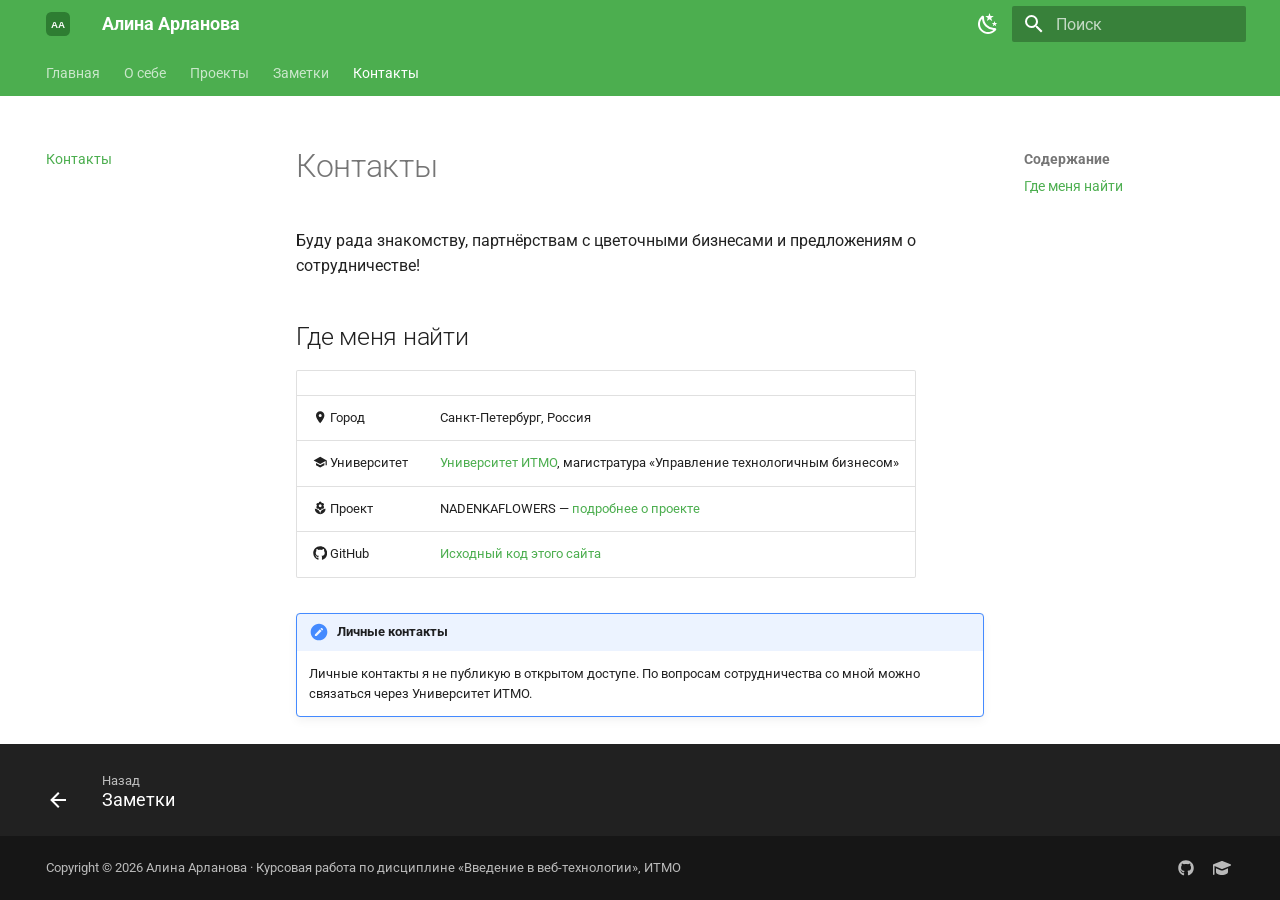
<file: contacts/index.html>
<!doctype html>
<html lang="ru" class="no-js">
  <head>
    
      <meta charset="utf-8">
      <meta name="viewport" content="width=device-width,initial-scale=1">
      
        <meta name="description" content="Персональный сайт Алины Арлановой — магистрантки ИТМО и основательницы проекта NADENKAFLOWERS">
      
      
        <meta name="author" content="Алина Арланова">
      
      
        <link rel="canonical" href="https://petrunina19257-hub.github.io/devops-lab-arlanova/contacts/">
      
      
        <link rel="prev" href="../blog/">
      
      
      
        
      
      
      <link rel="icon" href="../images/logo.svg">
      <meta name="generator" content="mkdocs-1.6.1, mkdocs-material-9.7.7">
    
    
      
        <title>Контакты - Алина Арланова</title>
      
    
    
      <link rel="stylesheet" href="../assets/stylesheets/main.ec1eaa64.min.css">
      
        
        <link rel="stylesheet" href="../assets/stylesheets/palette.ab4e12ef.min.css">
      
      


    
    
      
    
    
      
        
        
        <link rel="preconnect" href="https://fonts.gstatic.com" crossorigin>
        <link rel="stylesheet" href="https://fonts.googleapis.com/css?family=Roboto:300,300i,400,400i,700,700i%7CRoboto+Mono:400,400i,700,700i&display=fallback">
        <style>:root{--md-text-font:"Roboto";--md-code-font:"Roboto Mono"}</style>
      
    
    
      <link rel="stylesheet" href="../stylesheets/extra.css">
    
    <script>__md_scope=new URL("..",location),__md_hash=e=>[...e].reduce(((e,_)=>(e<<5)-e+_.charCodeAt(0)),0),__md_get=(e,_=localStorage,t=__md_scope)=>JSON.parse(_.getItem(t.pathname+"."+e)),__md_set=(e,_,t=localStorage,a=__md_scope)=>{try{t.setItem(a.pathname+"."+e,JSON.stringify(_))}catch(e){}}</script>
    
      

    
    
  </head>
  
  
    
    
      
    
    
    
    
    <body dir="ltr" data-md-color-scheme="default" data-md-color-primary="green" data-md-color-accent="pink">
  
    
    <input class="md-toggle" data-md-toggle="drawer" type="checkbox" id="__drawer" autocomplete="off">
    <input class="md-toggle" data-md-toggle="search" type="checkbox" id="__search" autocomplete="off">
    <label class="md-overlay" for="__drawer"></label>
    <div data-md-component="skip">
      
        
        <a href="#_1" class="md-skip">
          Перейти к содержанию
        </a>
      
    </div>
    <div data-md-component="announce">
      
    </div>
    
    
      

<header class="md-header" data-md-component="header">
  <nav class="md-header__inner md-grid" aria-label="Верхний колонтитул">
    <a href=".." title="Алина Арланова" class="md-header__button md-logo" aria-label="Алина Арланова" data-md-component="logo">
      
  <img src="../images/logo.svg" alt="logo">

    </a>
    <label class="md-header__button md-icon" for="__drawer">
      
      <svg xmlns="http://www.w3.org/2000/svg" viewBox="0 0 24 24"><path d="M3 6h18v2H3zm0 5h18v2H3zm0 5h18v2H3z"/></svg>
    </label>
    <div class="md-header__title" data-md-component="header-title">
      <div class="md-header__ellipsis">
        <div class="md-header__topic">
          <span class="md-ellipsis">
            Алина Арланова
          </span>
        </div>
        <div class="md-header__topic" data-md-component="header-topic">
          <span class="md-ellipsis">
            
              Контакты
            
          </span>
        </div>
      </div>
    </div>
    
      
        <form class="md-header__option" data-md-component="palette">
  
    
    
    
    <input class="md-option" data-md-color-media="(prefers-color-scheme: light)" data-md-color-scheme="default" data-md-color-primary="green" data-md-color-accent="pink"  aria-label="Включить тёмную тему"  type="radio" name="__palette" id="__palette_0">
    
      <label class="md-header__button md-icon" title="Включить тёмную тему" for="__palette_1" hidden>
        <svg xmlns="http://www.w3.org/2000/svg" viewBox="0 0 24 24"><path d="m17.75 4.09-2.53 1.94.91 3.06-2.63-1.81-2.63 1.81.91-3.06-2.53-1.94L12.44 4l1.06-3 1.06 3zm3.5 6.91-1.64 1.25.59 1.98-1.7-1.17-1.7 1.17.59-1.98L15.75 11l2.06-.05L18.5 9l.69 1.95zm-2.28 4.95c.83-.08 1.72 1.1 1.19 1.85-.32.45-.66.87-1.08 1.27C15.17 23 8.84 23 4.94 19.07c-3.91-3.9-3.91-10.24 0-14.14.4-.4.82-.76 1.27-1.08.75-.53 1.93.36 1.85 1.19-.27 2.86.69 5.83 2.89 8.02a9.96 9.96 0 0 0 8.02 2.89m-1.64 2.02a12.08 12.08 0 0 1-7.8-3.47c-2.17-2.19-3.33-5-3.49-7.82-2.81 3.14-2.7 7.96.31 10.98 3.02 3.01 7.84 3.12 10.98.31"/></svg>
      </label>
    
  
    
    
    
    <input class="md-option" data-md-color-media="(prefers-color-scheme: dark)" data-md-color-scheme="slate" data-md-color-primary="green" data-md-color-accent="pink"  aria-label="Включить светлую тему"  type="radio" name="__palette" id="__palette_1">
    
      <label class="md-header__button md-icon" title="Включить светлую тему" for="__palette_0" hidden>
        <svg xmlns="http://www.w3.org/2000/svg" viewBox="0 0 24 24"><path d="M12 7a5 5 0 0 1 5 5 5 5 0 0 1-5 5 5 5 0 0 1-5-5 5 5 0 0 1 5-5m0 2a3 3 0 0 0-3 3 3 3 0 0 0 3 3 3 3 0 0 0 3-3 3 3 0 0 0-3-3m0-7 2.39 3.42C13.65 5.15 12.84 5 12 5s-1.65.15-2.39.42zM3.34 7l4.16-.35A7.2 7.2 0 0 0 5.94 8.5c-.44.74-.69 1.5-.83 2.29zm.02 10 1.76-3.77a7.131 7.131 0 0 0 2.38 4.14zM20.65 7l-1.77 3.79a7.02 7.02 0 0 0-2.38-4.15zm-.01 10-4.14.36c.59-.51 1.12-1.14 1.54-1.86.42-.73.69-1.5.83-2.29zM12 22l-2.41-3.44c.74.27 1.55.44 2.41.44.82 0 1.63-.17 2.37-.44z"/></svg>
      </label>
    
  
</form>
      
    
    
      <script>var palette=__md_get("__palette");if(palette&&palette.color){if("(prefers-color-scheme)"===palette.color.media){var media=matchMedia("(prefers-color-scheme: light)"),input=document.querySelector(media.matches?"[data-md-color-media='(prefers-color-scheme: light)']":"[data-md-color-media='(prefers-color-scheme: dark)']");palette.color.media=input.getAttribute("data-md-color-media"),palette.color.scheme=input.getAttribute("data-md-color-scheme"),palette.color.primary=input.getAttribute("data-md-color-primary"),palette.color.accent=input.getAttribute("data-md-color-accent")}for(var[key,value]of Object.entries(palette.color))document.body.setAttribute("data-md-color-"+key,value)}</script>
    
    
    
      
      
        <label class="md-header__button md-icon" for="__search">
          
          <svg xmlns="http://www.w3.org/2000/svg" viewBox="0 0 24 24"><path d="M9.5 3A6.5 6.5 0 0 1 16 9.5c0 1.61-.59 3.09-1.56 4.23l.27.27h.79l5 5-1.5 1.5-5-5v-.79l-.27-.27A6.52 6.52 0 0 1 9.5 16 6.5 6.5 0 0 1 3 9.5 6.5 6.5 0 0 1 9.5 3m0 2C7 5 5 7 5 9.5S7 14 9.5 14 14 12 14 9.5 12 5 9.5 5"/></svg>
        </label>
        <div class="md-search" data-md-component="search" role="dialog">
  <label class="md-search__overlay" for="__search"></label>
  <div class="md-search__inner" role="search">
    <form class="md-search__form" name="search">
      <input type="text" class="md-search__input" name="query" aria-label="Поиск" placeholder="Поиск" autocapitalize="off" autocorrect="off" autocomplete="off" spellcheck="false" data-md-component="search-query" required>
      <label class="md-search__icon md-icon" for="__search">
        
        <svg xmlns="http://www.w3.org/2000/svg" viewBox="0 0 24 24"><path d="M9.5 3A6.5 6.5 0 0 1 16 9.5c0 1.61-.59 3.09-1.56 4.23l.27.27h.79l5 5-1.5 1.5-5-5v-.79l-.27-.27A6.52 6.52 0 0 1 9.5 16 6.5 6.5 0 0 1 3 9.5 6.5 6.5 0 0 1 9.5 3m0 2C7 5 5 7 5 9.5S7 14 9.5 14 14 12 14 9.5 12 5 9.5 5"/></svg>
        
        <svg xmlns="http://www.w3.org/2000/svg" viewBox="0 0 24 24"><path d="M20 11v2H8l5.5 5.5-1.42 1.42L4.16 12l7.92-7.92L13.5 5.5 8 11z"/></svg>
      </label>
      <nav class="md-search__options" aria-label="Поиск">
        
          <a href="javascript:void(0)" class="md-search__icon md-icon" title="Поделиться" aria-label="Поделиться" data-clipboard data-clipboard-text="" data-md-component="search-share" tabindex="-1">
            
            <svg xmlns="http://www.w3.org/2000/svg" viewBox="0 0 24 24"><path d="M18 16.08c-.76 0-1.44.3-1.96.77L8.91 12.7c.05-.23.09-.46.09-.7s-.04-.47-.09-.7l7.05-4.11c.54.5 1.25.81 2.04.81a3 3 0 0 0 3-3 3 3 0 0 0-3-3 3 3 0 0 0-3 3c0 .24.04.47.09.7L8.04 9.81C7.5 9.31 6.79 9 6 9a3 3 0 0 0-3 3 3 3 0 0 0 3 3c.79 0 1.5-.31 2.04-.81l7.12 4.15c-.05.21-.08.43-.08.66 0 1.61 1.31 2.91 2.92 2.91s2.92-1.3 2.92-2.91A2.92 2.92 0 0 0 18 16.08"/></svg>
          </a>
        
        <button type="reset" class="md-search__icon md-icon" title="Очистить" aria-label="Очистить" tabindex="-1">
          
          <svg xmlns="http://www.w3.org/2000/svg" viewBox="0 0 24 24"><path d="M19 6.41 17.59 5 12 10.59 6.41 5 5 6.41 10.59 12 5 17.59 6.41 19 12 13.41 17.59 19 19 17.59 13.41 12z"/></svg>
        </button>
      </nav>
      
        <div class="md-search__suggest" data-md-component="search-suggest"></div>
      
    </form>
    <div class="md-search__output">
      <div class="md-search__scrollwrap" tabindex="0" data-md-scrollfix>
        <div class="md-search-result" data-md-component="search-result">
          <div class="md-search-result__meta">
            Инициализация поиска
          </div>
          <ol class="md-search-result__list" role="presentation"></ol>
        </div>
      </div>
    </div>
  </div>
</div>
      
    
    
  </nav>
  
</header>
    
    <div class="md-container" data-md-component="container">
      
      
        
          
            
<nav class="md-tabs" aria-label="Вкладки" data-md-component="tabs">
  <div class="md-grid">
    <ul class="md-tabs__list">
      
        
  
  
  
  
    <li class="md-tabs__item">
      <a href=".." class="md-tabs__link">
        
  
  
    
  
  Главная

      </a>
    </li>
  

      
        
  
  
  
  
    
    
      <li class="md-tabs__item">
        <a href="../about/" class="md-tabs__link">
          
  
  
  О себе

        </a>
      </li>
    
  

      
        
  
  
  
  
    <li class="md-tabs__item">
      <a href="../projects/" class="md-tabs__link">
        
  
  
    
  
  Проекты

      </a>
    </li>
  

      
        
  
  
  
  
    <li class="md-tabs__item">
      <a href="../blog/" class="md-tabs__link">
        
  
  
    
  
  Заметки

      </a>
    </li>
  

      
        
  
  
  
    
  
  
    <li class="md-tabs__item md-tabs__item--active">
      <a href="./" class="md-tabs__link">
        
  
  
    
  
  Контакты

      </a>
    </li>
  

      
    </ul>
  </div>
</nav>
          
        
      
      <main class="md-main" data-md-component="main">
        <div class="md-main__inner md-grid">
          
            
              
              <div class="md-sidebar md-sidebar--primary" data-md-component="sidebar" data-md-type="navigation" >
                <div class="md-sidebar__scrollwrap">
                  <div class="md-sidebar__inner">
                    


  


<nav class="md-nav md-nav--primary md-nav--lifted" aria-label="Навигация" data-md-level="0">
  <label class="md-nav__title" for="__drawer">
    <a href=".." title="Алина Арланова" class="md-nav__button md-logo" aria-label="Алина Арланова" data-md-component="logo">
      
  <img src="../images/logo.svg" alt="logo">

    </a>
    Алина Арланова
  </label>
  
  <ul class="md-nav__list" data-md-scrollfix>
    
      
      
  
  
  
  
    <li class="md-nav__item">
      <a href=".." class="md-nav__link">
        
  
  
  <span class="md-ellipsis">
    
  
    Главная
  

    
  </span>
  
  

      </a>
    </li>
  

    
      
      
  
  
  
  
    
    
    
    
      
      
        
      
    
    
    <li class="md-nav__item md-nav__item--nested">
      
        
        
        <input class="md-nav__toggle md-toggle " type="checkbox" id="__nav_2" >
        
          
          <label class="md-nav__link" for="__nav_2" id="__nav_2_label" tabindex="0">
            
  
  
  <span class="md-ellipsis">
    
  
    О себе
  

    
  </span>
  
  

            <span class="md-nav__icon md-icon"></span>
          </label>
        
        <nav class="md-nav" data-md-level="1" aria-labelledby="__nav_2_label" aria-expanded="false">
          <label class="md-nav__title" for="__nav_2">
            <span class="md-nav__icon md-icon"></span>
            
  
    О себе
  

          </label>
          <ul class="md-nav__list" data-md-scrollfix>
            
              
                
  
  
  
  
    <li class="md-nav__item">
      <a href="../about/" class="md-nav__link">
        
  
  
  <span class="md-ellipsis">
    
  
    Обо мне
  

    
  </span>
  
  

      </a>
    </li>
  

              
            
              
                
  
  
  
  
    <li class="md-nav__item">
      <a href="../resume/" class="md-nav__link">
        
  
  
  <span class="md-ellipsis">
    
  
    Резюме
  

    
  </span>
  
  

      </a>
    </li>
  

              
            
              
                
  
  
  
  
    <li class="md-nav__item">
      <a href="../achievements/" class="md-nav__link">
        
  
  
  <span class="md-ellipsis">
    
  
    Достижения
  

    
  </span>
  
  

      </a>
    </li>
  

              
            
          </ul>
        </nav>
      
    </li>
  

    
      
      
  
  
  
  
    <li class="md-nav__item">
      <a href="../projects/" class="md-nav__link">
        
  
  
  <span class="md-ellipsis">
    
  
    Проекты
  

    
  </span>
  
  

      </a>
    </li>
  

    
      
      
  
  
  
  
    <li class="md-nav__item">
      <a href="../blog/" class="md-nav__link">
        
  
  
  <span class="md-ellipsis">
    
  
    Заметки
  

    
  </span>
  
  

      </a>
    </li>
  

    
      
      
  
  
    
  
  
  
    <li class="md-nav__item md-nav__item--active">
      
      <input class="md-nav__toggle md-toggle" type="checkbox" id="__toc">
      
      
        
      
      
        <label class="md-nav__link md-nav__link--active" for="__toc">
          
  
  
  <span class="md-ellipsis">
    
  
    Контакты
  

    
  </span>
  
  

          <span class="md-nav__icon md-icon"></span>
        </label>
      
      <a href="./" class="md-nav__link md-nav__link--active">
        
  
  
  <span class="md-ellipsis">
    
  
    Контакты
  

    
  </span>
  
  

      </a>
      
        

<nav class="md-nav md-nav--secondary" aria-label="Содержание">
  
  
  
    
  
  
    <label class="md-nav__title" for="__toc">
      <span class="md-nav__icon md-icon"></span>
      Содержание
    </label>
    <ul class="md-nav__list" data-md-component="toc" data-md-scrollfix>
      
        <li class="md-nav__item">
  <a href="#_2" class="md-nav__link">
    <span class="md-ellipsis">
      
        Где меня найти
      
    </span>
  </a>
  
</li>
      
    </ul>
  
</nav>
      
    </li>
  

    
  </ul>
</nav>
                  </div>
                </div>
              </div>
            
            
              
              <div class="md-sidebar md-sidebar--secondary" data-md-component="sidebar" data-md-type="toc" >
                <div class="md-sidebar__scrollwrap">
                  <div class="md-sidebar__inner">
                    

<nav class="md-nav md-nav--secondary" aria-label="Содержание">
  
  
  
    
  
  
    <label class="md-nav__title" for="__toc">
      <span class="md-nav__icon md-icon"></span>
      Содержание
    </label>
    <ul class="md-nav__list" data-md-component="toc" data-md-scrollfix>
      
        <li class="md-nav__item">
  <a href="#_2" class="md-nav__link">
    <span class="md-ellipsis">
      
        Где меня найти
      
    </span>
  </a>
  
</li>
      
    </ul>
  
</nav>
                  </div>
                </div>
              </div>
            
          
          
            <div class="md-content" data-md-component="content">
              
              <article class="md-content__inner md-typeset">
                
                  



<h1 id="_1">Контакты<a class="headerlink" href="#_1" title="Permanent link">&para;</a></h1>
<p>Буду рада знакомству, партнёрствам с цветочными бизнесами и предложениям о сотрудничестве!</p>
<h2 id="_2">Где меня найти<a class="headerlink" href="#_2" title="Permanent link">&para;</a></h2>
<table>
<thead>
<tr>
<th></th>
<th></th>
</tr>
</thead>
<tbody>
<tr>
<td><span class="twemoji"><svg xmlns="http://www.w3.org/2000/svg" viewBox="0 0 24 24"><path d="M12 11.5A2.5 2.5 0 0 1 9.5 9 2.5 2.5 0 0 1 12 6.5 2.5 2.5 0 0 1 14.5 9a2.5 2.5 0 0 1-2.5 2.5M12 2a7 7 0 0 0-7 7c0 5.25 7 13 7 13s7-7.75 7-13a7 7 0 0 0-7-7"/></svg></span> Город</td>
<td>Санкт-Петербург, Россия</td>
</tr>
<tr>
<td><span class="twemoji"><svg xmlns="http://www.w3.org/2000/svg" viewBox="0 0 24 24"><path d="M12 3 1 9l11 6 9-4.91V17h2V9M5 13.18v4L12 21l7-3.82v-4L12 17z"/></svg></span> Университет</td>
<td><a href="https://itmo.ru">Университет ИТМО</a>, магистратура «Управление технологичным бизнесом»</td>
</tr>
<tr>
<td><span class="twemoji"><svg xmlns="http://www.w3.org/2000/svg" viewBox="0 0 24 24"><path d="M3 13a9 9 0 0 0 9 9c0-5-4.03-9-9-9m9-7.5A2.5 2.5 0 0 1 14.5 8a2.5 2.5 0 0 1-2.5 2.5A2.5 2.5 0 0 1 9.5 8 2.5 2.5 0 0 1 12 5.5m-6.4 4.75a2.5 2.5 0 0 0 2.5 2.5c.53 0 1.02-.17 1.4-.44v.19A2.5 2.5 0 0 0 12 15a2.5 2.5 0 0 0 2.5-2.5v-.19c.38.27.87.44 1.4.44a2.5 2.5 0 0 0 2.5-2.5c0-1-.59-1.85-1.43-2.25.84-.4 1.43-1.26 1.43-2.25a2.5 2.5 0 0 0-2.5-2.5c-.53 0-1.02.16-1.4.44V3.5A2.5 2.5 0 0 0 12 1a2.5 2.5 0 0 0-2.5 2.5v.19c-.38-.28-.87-.44-1.4-.44a2.5 2.5 0 0 0-2.5 2.5c0 .99.59 1.85 1.43 2.25-.84.4-1.43 1.25-1.43 2.25M12 22a9 9 0 0 0 9-9c-5 0-9 4-9 9"/></svg></span> Проект</td>
<td>NADENKAFLOWERS — <a href="../projects/">подробнее о проекте</a></td>
</tr>
<tr>
<td><span class="twemoji"><svg xmlns="http://www.w3.org/2000/svg" viewBox="0 0 512 512"><!--! Font Awesome Free 7.1.0 by @fontawesome - https://fontawesome.com License - https://fontawesome.com/license/free (Icons: CC BY 4.0, Fonts: SIL OFL 1.1, Code: MIT License) Copyright 2025 Fonticons, Inc.--><path d="M173.9 397.4c0 2-2.3 3.6-5.2 3.6-3.3.3-5.6-1.3-5.6-3.6 0-2 2.3-3.6 5.2-3.6 3-.3 5.6 1.3 5.6 3.6m-31.1-4.5c-.7 2 1.3 4.3 4.3 4.9 2.6 1 5.6 0 6.2-2s-1.3-4.3-4.3-5.2c-2.6-.7-5.5.3-6.2 2.3m44.2-1.7c-2.9.7-4.9 2.6-4.6 4.9.3 2 2.9 3.3 5.9 2.6 2.9-.7 4.9-2.6 4.6-4.6-.3-1.9-3-3.2-5.9-2.9M252.8 8C114.1 8 8 113.3 8 252c0 110.9 69.8 205.8 169.5 239.2 12.8 2.3 17.3-5.6 17.3-12.1 0-6.2-.3-40.4-.3-61.4 0 0-70 15-84.7-29.8 0 0-11.4-29.1-27.8-36.6 0 0-22.9-15.7 1.6-15.4 0 0 24.9 2 38.6 25.8 21.9 38.6 58.6 27.5 72.9 20.9 2.3-16 8.8-27.1 16-33.7-55.9-6.2-112.3-14.3-112.3-110.5 0-27.5 7.6-41.3 23.6-58.9-2.6-6.5-11.1-33.3 2.6-67.9 20.9-6.5 69 27 69 27 20-5.6 41.5-8.5 62.8-8.5s42.8 2.9 62.8 8.5c0 0 48.1-33.6 69-27 13.7 34.7 5.2 61.4 2.6 67.9 16 17.7 25.8 31.5 25.8 58.9 0 96.5-58.9 104.2-114.8 110.5 9.2 7.9 17 22.9 17 46.4 0 33.7-.3 75.4-.3 83.6 0 6.5 4.6 14.4 17.3 12.1C436.2 457.8 504 362.9 504 252 504 113.3 391.5 8 252.8 8M105.2 352.9c-1.3 1-1 3.3.7 5.2 1.6 1.6 3.9 2.3 5.2 1 1.3-1 1-3.3-.7-5.2-1.6-1.6-3.9-2.3-5.2-1m-10.8-8.1c-.7 1.3.3 2.9 2.3 3.9 1.6 1 3.6.7 4.3-.7.7-1.3-.3-2.9-2.3-3.9-2-.6-3.6-.3-4.3.7m32.4 35.6c-1.6 1.3-1 4.3 1.3 6.2 2.3 2.3 5.2 2.6 6.5 1 1.3-1.3.7-4.3-1.3-6.2-2.2-2.3-5.2-2.6-6.5-1m-11.4-14.7c-1.6 1-1.6 3.6 0 5.9s4.3 3.3 5.6 2.3c1.6-1.3 1.6-3.9 0-6.2-1.4-2.3-4-3.3-5.6-2"/></svg></span> GitHub</td>
<td><a href="https://github.com/petrunina19257-hub/devops-lab-arlanova/tree/main/coursework">Исходный код этого сайта</a></td>
</tr>
</tbody>
</table>
<div class="admonition note">
<p class="admonition-title">Личные контакты</p>
<p>Личные контакты я не публикую в открытом доступе.
По вопросам сотрудничества со мной можно связаться через Университет ИТМО.</p>
</div>












                
              </article>
            </div>
          
          
<script>var target=document.getElementById(location.hash.slice(1));target&&target.name&&(target.checked=target.name.startsWith("__tabbed_"))</script>
        </div>
        
          <button type="button" class="md-top md-icon" data-md-component="top" hidden>
  
  <svg xmlns="http://www.w3.org/2000/svg" viewBox="0 0 24 24"><path d="M13 20h-2V8l-5.5 5.5-1.42-1.42L12 4.16l7.92 7.92-1.42 1.42L13 8z"/></svg>
  К началу
</button>
        
      </main>
      
        <footer class="md-footer">
  
    
      
      <nav class="md-footer__inner md-grid" aria-label="Нижний колонтитул" >
        
          
          <a href="../blog/" class="md-footer__link md-footer__link--prev" aria-label="Назад: Заметки">
            <div class="md-footer__button md-icon">
              
              <svg xmlns="http://www.w3.org/2000/svg" viewBox="0 0 24 24"><path d="M20 11v2H8l5.5 5.5-1.42 1.42L4.16 12l7.92-7.92L13.5 5.5 8 11z"/></svg>
            </div>
            <div class="md-footer__title">
              <span class="md-footer__direction">
                Назад
              </span>
              <div class="md-ellipsis">
                Заметки
              </div>
            </div>
          </a>
        
        
      </nav>
    
  
  <div class="md-footer-meta md-typeset">
    <div class="md-footer-meta__inner md-grid">
      <div class="md-copyright">
  
    <div class="md-copyright__highlight">
      Copyright &copy; 2026 Алина Арланова · Курсовая работа по дисциплине «Введение в веб-технологии», ИТМО
    </div>
  
  
</div>
      
        
<div class="md-social">
  
    
    
    
    
    <a href="https://github.com/petrunina19257-hub" target="_blank" rel="noopener" title="GitHub" class="md-social__link">
      <svg xmlns="http://www.w3.org/2000/svg" viewBox="0 0 512 512"><!--! Font Awesome Free 7.1.0 by @fontawesome - https://fontawesome.com License - https://fontawesome.com/license/free (Icons: CC BY 4.0, Fonts: SIL OFL 1.1, Code: MIT License) Copyright 2025 Fonticons, Inc.--><path d="M173.9 397.4c0 2-2.3 3.6-5.2 3.6-3.3.3-5.6-1.3-5.6-3.6 0-2 2.3-3.6 5.2-3.6 3-.3 5.6 1.3 5.6 3.6m-31.1-4.5c-.7 2 1.3 4.3 4.3 4.9 2.6 1 5.6 0 6.2-2s-1.3-4.3-4.3-5.2c-2.6-.7-5.5.3-6.2 2.3m44.2-1.7c-2.9.7-4.9 2.6-4.6 4.9.3 2 2.9 3.3 5.9 2.6 2.9-.7 4.9-2.6 4.6-4.6-.3-1.9-3-3.2-5.9-2.9M252.8 8C114.1 8 8 113.3 8 252c0 110.9 69.8 205.8 169.5 239.2 12.8 2.3 17.3-5.6 17.3-12.1 0-6.2-.3-40.4-.3-61.4 0 0-70 15-84.7-29.8 0 0-11.4-29.1-27.8-36.6 0 0-22.9-15.7 1.6-15.4 0 0 24.9 2 38.6 25.8 21.9 38.6 58.6 27.5 72.9 20.9 2.3-16 8.8-27.1 16-33.7-55.9-6.2-112.3-14.3-112.3-110.5 0-27.5 7.6-41.3 23.6-58.9-2.6-6.5-11.1-33.3 2.6-67.9 20.9-6.5 69 27 69 27 20-5.6 41.5-8.5 62.8-8.5s42.8 2.9 62.8 8.5c0 0 48.1-33.6 69-27 13.7 34.7 5.2 61.4 2.6 67.9 16 17.7 25.8 31.5 25.8 58.9 0 96.5-58.9 104.2-114.8 110.5 9.2 7.9 17 22.9 17 46.4 0 33.7-.3 75.4-.3 83.6 0 6.5 4.6 14.4 17.3 12.1C436.2 457.8 504 362.9 504 252 504 113.3 391.5 8 252.8 8M105.2 352.9c-1.3 1-1 3.3.7 5.2 1.6 1.6 3.9 2.3 5.2 1 1.3-1 1-3.3-.7-5.2-1.6-1.6-3.9-2.3-5.2-1m-10.8-8.1c-.7 1.3.3 2.9 2.3 3.9 1.6 1 3.6.7 4.3-.7.7-1.3-.3-2.9-2.3-3.9-2-.6-3.6-.3-4.3.7m32.4 35.6c-1.6 1.3-1 4.3 1.3 6.2 2.3 2.3 5.2 2.6 6.5 1 1.3-1.3.7-4.3-1.3-6.2-2.2-2.3-5.2-2.6-6.5-1m-11.4-14.7c-1.6 1-1.6 3.6 0 5.9s4.3 3.3 5.6 2.3c1.6-1.3 1.6-3.9 0-6.2-1.4-2.3-4-3.3-5.6-2"/></svg>
    </a>
  
    
    
    
    
    <a href="https://itmo.ru" target="_blank" rel="noopener" title="Университет ИТМО" class="md-social__link">
      <svg xmlns="http://www.w3.org/2000/svg" viewBox="0 0 576 512"><!--! Font Awesome Free 7.1.0 by @fontawesome - https://fontawesome.com License - https://fontawesome.com/license/free (Icons: CC BY 4.0, Fonts: SIL OFL 1.1, Code: MIT License) Copyright 2025 Fonticons, Inc.--><path d="m48 195.8 209.2 86.1c9.8 4 20.2 6.1 30.8 6.1s21-2.1 30.8-6.1l242.4-99.8c9-3.7 14.8-12.4 14.8-22.1s-5.8-18.4-14.8-22.1L318.8 38.1c-9.8-4-20.2-6.1-30.8-6.1s-21 2.1-30.8 6.1L14.8 137.9C5.8 141.6 0 150.3 0 160v296c0 13.3 10.7 24 24 24s24-10.7 24-24zm48 71.7V384c0 53 86 96 192 96s192-43 192-96V267.4l-142.9 58.9c-15.6 6.4-32.2 9.7-49.1 9.7s-33.5-3.3-49.1-9.7L96 267.4z"/></svg>
    </a>
  
</div>
      
    </div>
  </div>
</footer>
      
    </div>
    <div class="md-dialog" data-md-component="dialog">
      <div class="md-dialog__inner md-typeset"></div>
    </div>
    
    
    
      
      
      <script id="__config" type="application/json">{"annotate": null, "base": "..", "features": ["navigation.tabs", "navigation.sections", "navigation.top", "navigation.footer", "search.highlight", "search.share", "search.suggest", "content.code.copy"], "search": "../assets/javascripts/workers/search.2c215733.min.js", "tags": null, "translations": {"clipboard.copied": "\u0421\u043a\u043e\u043f\u0438\u0440\u043e\u0432\u0430\u043d\u043e \u0432 \u0431\u0443\u0444\u0435\u0440", "clipboard.copy": "\u041a\u043e\u043f\u0438\u0440\u043e\u0432\u0430\u0442\u044c \u0432 \u0431\u0443\u0444\u0435\u0440", "search.result.more.one": "\u0415\u0449\u0451 1 \u043d\u0430 \u044d\u0442\u043e\u0439 \u0441\u0442\u0440\u0430\u043d\u0438\u0446\u0435", "search.result.more.other": "\u0415\u0449\u0451 # \u043d\u0430 \u044d\u0442\u043e\u0439 \u0441\u0442\u0440\u0430\u043d\u0438\u0446\u0435", "search.result.none": "\u0421\u043e\u0432\u043f\u0430\u0434\u0435\u043d\u0438\u0439 \u043d\u0435 \u043d\u0430\u0439\u0434\u0435\u043d\u043e", "search.result.one": "\u041d\u0430\u0439\u0434\u0435\u043d\u043e 1 \u0441\u043e\u0432\u043f\u0430\u0434\u0435\u043d\u0438\u0435", "search.result.other": "\u041d\u0430\u0439\u0434\u0435\u043d\u043e \u0441\u043e\u0432\u043f\u0430\u0434\u0435\u043d\u0438\u0439: #", "search.result.placeholder": "\u041d\u0430\u0447\u043d\u0438\u0442\u0435 \u043f\u0435\u0447\u0430\u0442\u0430\u0442\u044c \u0434\u043b\u044f \u043f\u043e\u0438\u0441\u043a\u0430", "search.result.term.missing": "\u041e\u0442\u0441\u0443\u0442\u0441\u0442\u0432\u0443\u0435\u0442", "select.version": "\u0412\u044b\u0431\u0435\u0440\u0438\u0442\u0435 \u0432\u0435\u0440\u0441\u0438\u044e"}, "version": null}</script>
    
    
      <script src="../assets/javascripts/bundle.d7400e89.min.js"></script>
      
    
  </body>
</html>
</file>
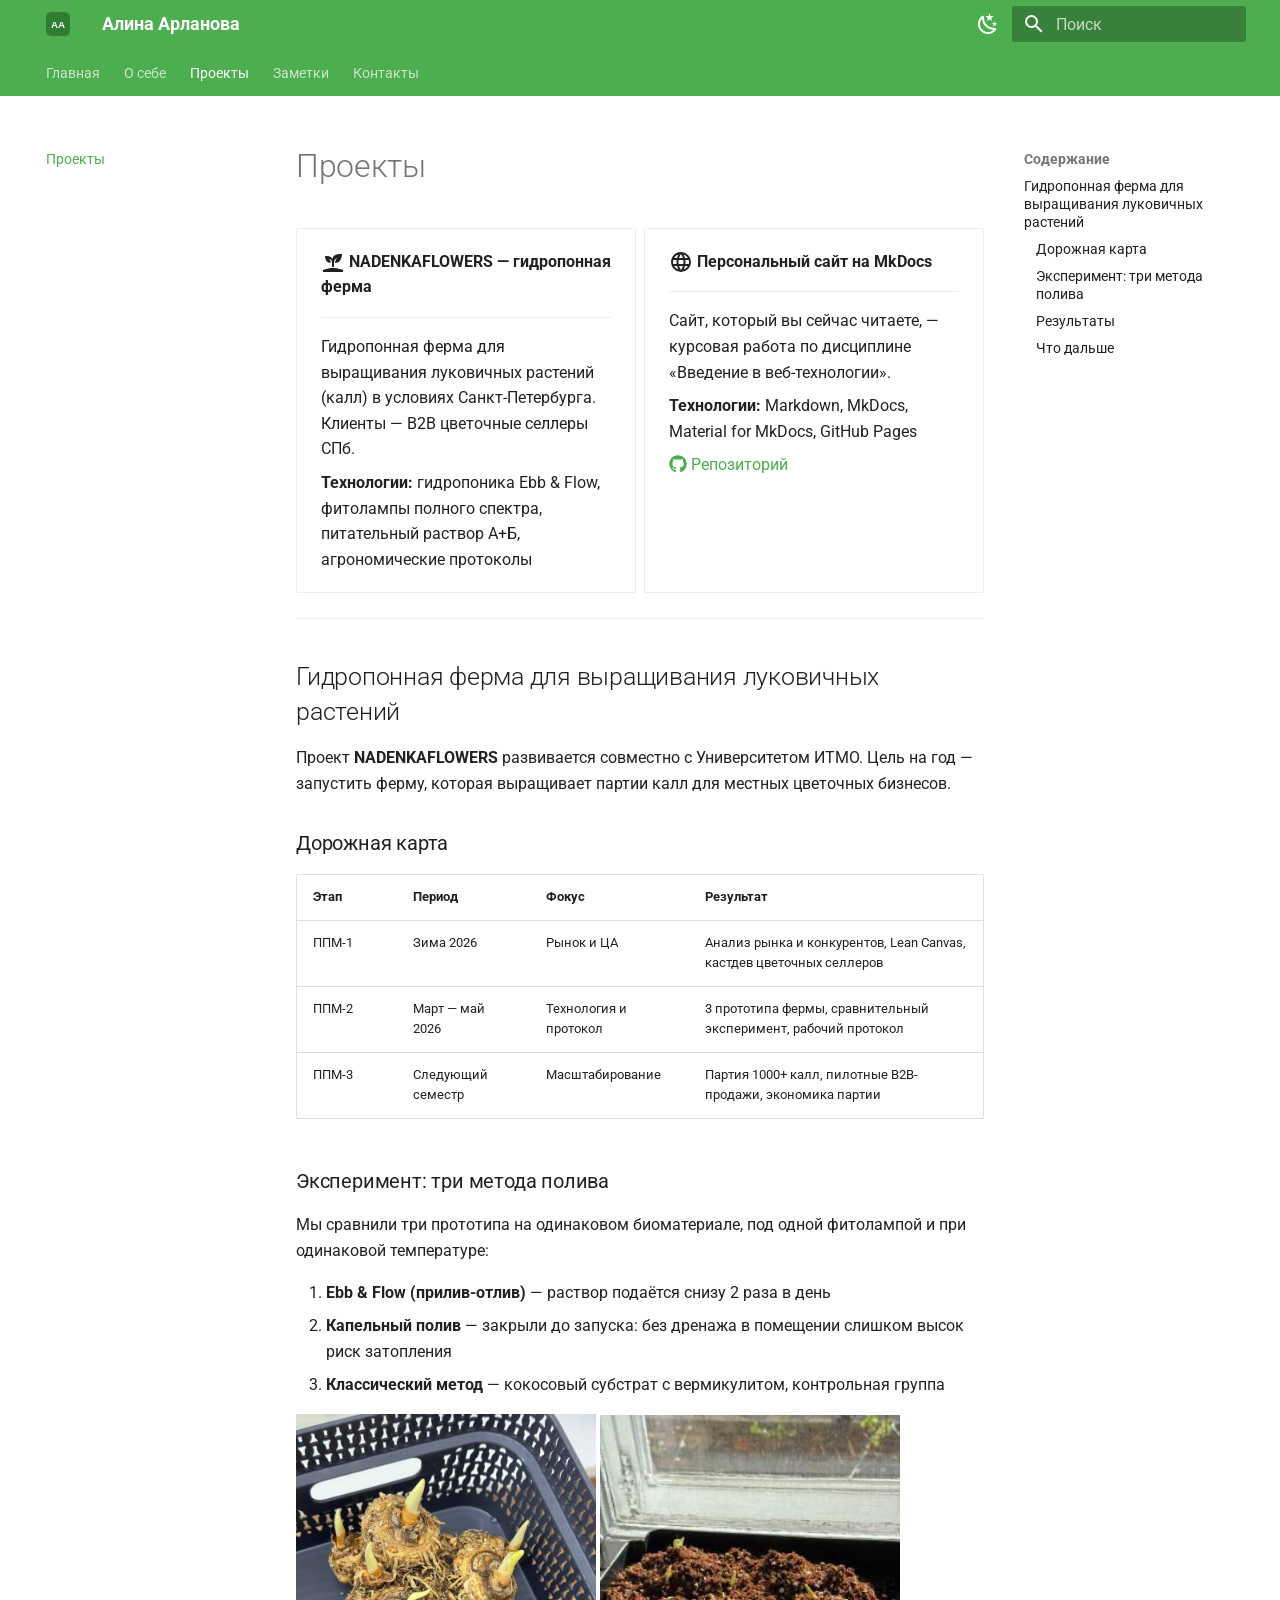
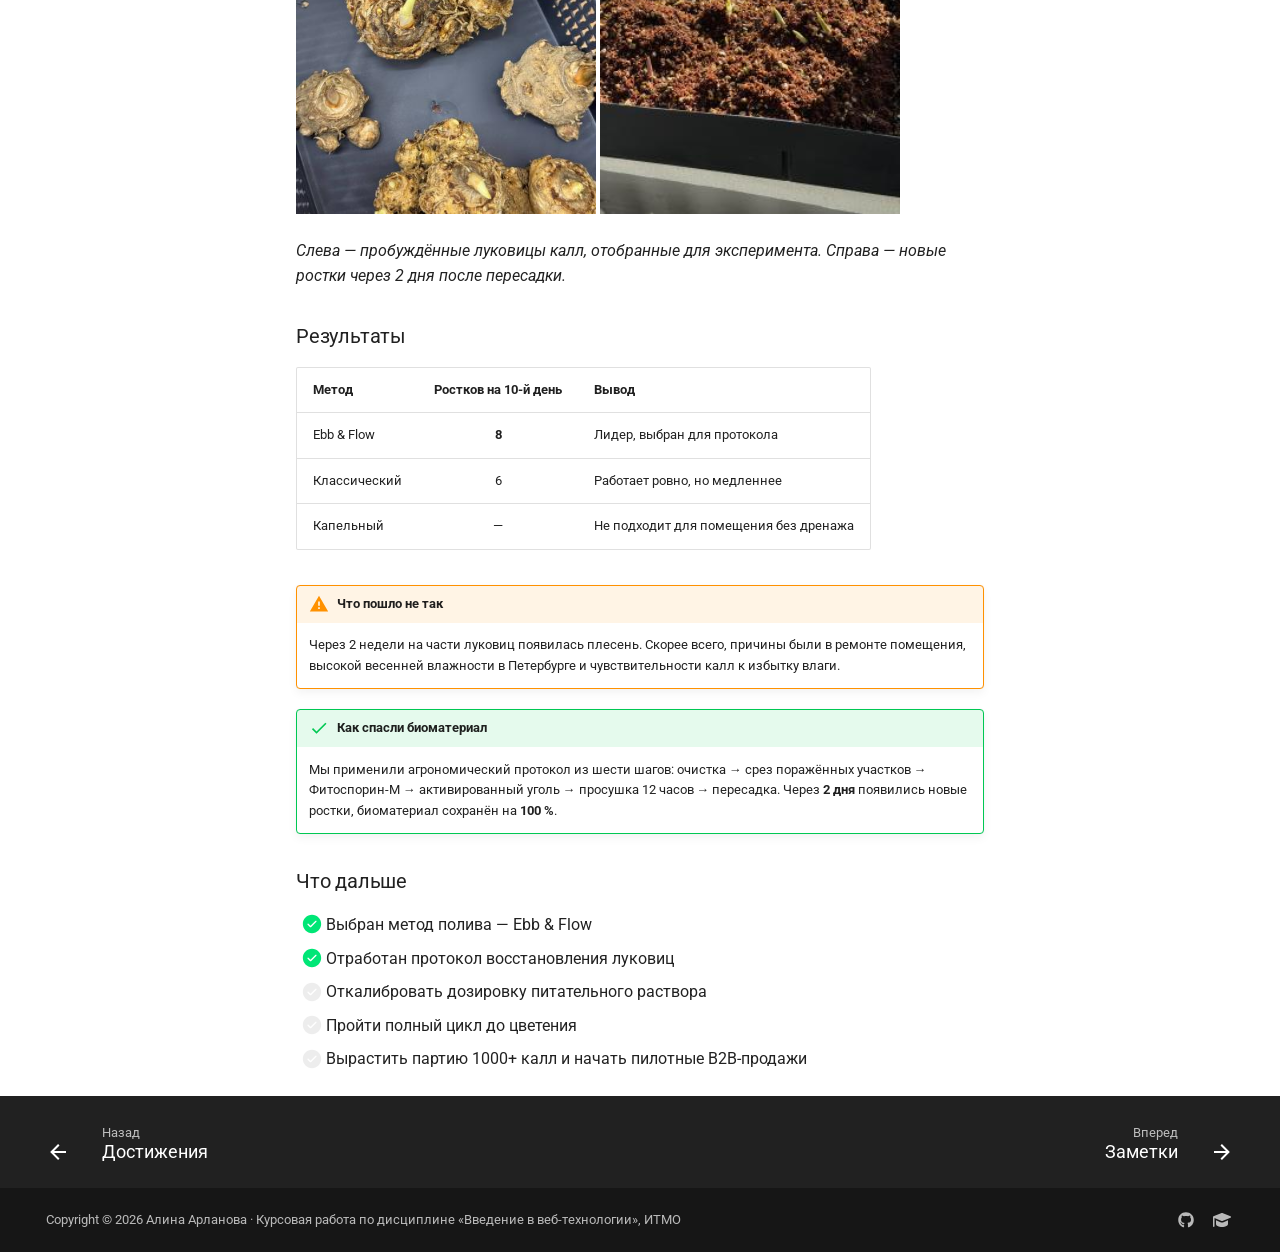
<file: projects/index.html>
<!doctype html>
<html lang="ru" class="no-js">
  <head>
    
      <meta charset="utf-8">
      <meta name="viewport" content="width=device-width,initial-scale=1">
      
        <meta name="description" content="Персональный сайт Алины Арлановой — магистрантки ИТМО и основательницы проекта NADENKAFLOWERS">
      
      
        <meta name="author" content="Алина Арланова">
      
      
        <link rel="canonical" href="https://petrunina19257-hub.github.io/devops-lab-arlanova/projects/">
      
      
        <link rel="prev" href="../achievements/">
      
      
        <link rel="next" href="../blog/">
      
      
        
      
      
      <link rel="icon" href="../images/logo.svg">
      <meta name="generator" content="mkdocs-1.6.1, mkdocs-material-9.7.7">
    
    
      
        <title>Проекты - Алина Арланова</title>
      
    
    
      <link rel="stylesheet" href="../assets/stylesheets/main.ec1eaa64.min.css">
      
        
        <link rel="stylesheet" href="../assets/stylesheets/palette.ab4e12ef.min.css">
      
      


    
    
      
    
    
      
        
        
        <link rel="preconnect" href="https://fonts.gstatic.com" crossorigin>
        <link rel="stylesheet" href="https://fonts.googleapis.com/css?family=Roboto:300,300i,400,400i,700,700i%7CRoboto+Mono:400,400i,700,700i&display=fallback">
        <style>:root{--md-text-font:"Roboto";--md-code-font:"Roboto Mono"}</style>
      
    
    
      <link rel="stylesheet" href="../stylesheets/extra.css">
    
    <script>__md_scope=new URL("..",location),__md_hash=e=>[...e].reduce(((e,_)=>(e<<5)-e+_.charCodeAt(0)),0),__md_get=(e,_=localStorage,t=__md_scope)=>JSON.parse(_.getItem(t.pathname+"."+e)),__md_set=(e,_,t=localStorage,a=__md_scope)=>{try{t.setItem(a.pathname+"."+e,JSON.stringify(_))}catch(e){}}</script>
    
      

    
    
  </head>
  
  
    
    
      
    
    
    
    
    <body dir="ltr" data-md-color-scheme="default" data-md-color-primary="green" data-md-color-accent="pink">
  
    
    <input class="md-toggle" data-md-toggle="drawer" type="checkbox" id="__drawer" autocomplete="off">
    <input class="md-toggle" data-md-toggle="search" type="checkbox" id="__search" autocomplete="off">
    <label class="md-overlay" for="__drawer"></label>
    <div data-md-component="skip">
      
        
        <a href="#_1" class="md-skip">
          Перейти к содержанию
        </a>
      
    </div>
    <div data-md-component="announce">
      
    </div>
    
    
      

<header class="md-header" data-md-component="header">
  <nav class="md-header__inner md-grid" aria-label="Верхний колонтитул">
    <a href=".." title="Алина Арланова" class="md-header__button md-logo" aria-label="Алина Арланова" data-md-component="logo">
      
  <img src="../images/logo.svg" alt="logo">

    </a>
    <label class="md-header__button md-icon" for="__drawer">
      
      <svg xmlns="http://www.w3.org/2000/svg" viewBox="0 0 24 24"><path d="M3 6h18v2H3zm0 5h18v2H3zm0 5h18v2H3z"/></svg>
    </label>
    <div class="md-header__title" data-md-component="header-title">
      <div class="md-header__ellipsis">
        <div class="md-header__topic">
          <span class="md-ellipsis">
            Алина Арланова
          </span>
        </div>
        <div class="md-header__topic" data-md-component="header-topic">
          <span class="md-ellipsis">
            
              Проекты
            
          </span>
        </div>
      </div>
    </div>
    
      
        <form class="md-header__option" data-md-component="palette">
  
    
    
    
    <input class="md-option" data-md-color-media="(prefers-color-scheme: light)" data-md-color-scheme="default" data-md-color-primary="green" data-md-color-accent="pink"  aria-label="Включить тёмную тему"  type="radio" name="__palette" id="__palette_0">
    
      <label class="md-header__button md-icon" title="Включить тёмную тему" for="__palette_1" hidden>
        <svg xmlns="http://www.w3.org/2000/svg" viewBox="0 0 24 24"><path d="m17.75 4.09-2.53 1.94.91 3.06-2.63-1.81-2.63 1.81.91-3.06-2.53-1.94L12.44 4l1.06-3 1.06 3zm3.5 6.91-1.64 1.25.59 1.98-1.7-1.17-1.7 1.17.59-1.98L15.75 11l2.06-.05L18.5 9l.69 1.95zm-2.28 4.95c.83-.08 1.72 1.1 1.19 1.85-.32.45-.66.87-1.08 1.27C15.17 23 8.84 23 4.94 19.07c-3.91-3.9-3.91-10.24 0-14.14.4-.4.82-.76 1.27-1.08.75-.53 1.93.36 1.85 1.19-.27 2.86.69 5.83 2.89 8.02a9.96 9.96 0 0 0 8.02 2.89m-1.64 2.02a12.08 12.08 0 0 1-7.8-3.47c-2.17-2.19-3.33-5-3.49-7.82-2.81 3.14-2.7 7.96.31 10.98 3.02 3.01 7.84 3.12 10.98.31"/></svg>
      </label>
    
  
    
    
    
    <input class="md-option" data-md-color-media="(prefers-color-scheme: dark)" data-md-color-scheme="slate" data-md-color-primary="green" data-md-color-accent="pink"  aria-label="Включить светлую тему"  type="radio" name="__palette" id="__palette_1">
    
      <label class="md-header__button md-icon" title="Включить светлую тему" for="__palette_0" hidden>
        <svg xmlns="http://www.w3.org/2000/svg" viewBox="0 0 24 24"><path d="M12 7a5 5 0 0 1 5 5 5 5 0 0 1-5 5 5 5 0 0 1-5-5 5 5 0 0 1 5-5m0 2a3 3 0 0 0-3 3 3 3 0 0 0 3 3 3 3 0 0 0 3-3 3 3 0 0 0-3-3m0-7 2.39 3.42C13.65 5.15 12.84 5 12 5s-1.65.15-2.39.42zM3.34 7l4.16-.35A7.2 7.2 0 0 0 5.94 8.5c-.44.74-.69 1.5-.83 2.29zm.02 10 1.76-3.77a7.131 7.131 0 0 0 2.38 4.14zM20.65 7l-1.77 3.79a7.02 7.02 0 0 0-2.38-4.15zm-.01 10-4.14.36c.59-.51 1.12-1.14 1.54-1.86.42-.73.69-1.5.83-2.29zM12 22l-2.41-3.44c.74.27 1.55.44 2.41.44.82 0 1.63-.17 2.37-.44z"/></svg>
      </label>
    
  
</form>
      
    
    
      <script>var palette=__md_get("__palette");if(palette&&palette.color){if("(prefers-color-scheme)"===palette.color.media){var media=matchMedia("(prefers-color-scheme: light)"),input=document.querySelector(media.matches?"[data-md-color-media='(prefers-color-scheme: light)']":"[data-md-color-media='(prefers-color-scheme: dark)']");palette.color.media=input.getAttribute("data-md-color-media"),palette.color.scheme=input.getAttribute("data-md-color-scheme"),palette.color.primary=input.getAttribute("data-md-color-primary"),palette.color.accent=input.getAttribute("data-md-color-accent")}for(var[key,value]of Object.entries(palette.color))document.body.setAttribute("data-md-color-"+key,value)}</script>
    
    
    
      
      
        <label class="md-header__button md-icon" for="__search">
          
          <svg xmlns="http://www.w3.org/2000/svg" viewBox="0 0 24 24"><path d="M9.5 3A6.5 6.5 0 0 1 16 9.5c0 1.61-.59 3.09-1.56 4.23l.27.27h.79l5 5-1.5 1.5-5-5v-.79l-.27-.27A6.52 6.52 0 0 1 9.5 16 6.5 6.5 0 0 1 3 9.5 6.5 6.5 0 0 1 9.5 3m0 2C7 5 5 7 5 9.5S7 14 9.5 14 14 12 14 9.5 12 5 9.5 5"/></svg>
        </label>
        <div class="md-search" data-md-component="search" role="dialog">
  <label class="md-search__overlay" for="__search"></label>
  <div class="md-search__inner" role="search">
    <form class="md-search__form" name="search">
      <input type="text" class="md-search__input" name="query" aria-label="Поиск" placeholder="Поиск" autocapitalize="off" autocorrect="off" autocomplete="off" spellcheck="false" data-md-component="search-query" required>
      <label class="md-search__icon md-icon" for="__search">
        
        <svg xmlns="http://www.w3.org/2000/svg" viewBox="0 0 24 24"><path d="M9.5 3A6.5 6.5 0 0 1 16 9.5c0 1.61-.59 3.09-1.56 4.23l.27.27h.79l5 5-1.5 1.5-5-5v-.79l-.27-.27A6.52 6.52 0 0 1 9.5 16 6.5 6.5 0 0 1 3 9.5 6.5 6.5 0 0 1 9.5 3m0 2C7 5 5 7 5 9.5S7 14 9.5 14 14 12 14 9.5 12 5 9.5 5"/></svg>
        
        <svg xmlns="http://www.w3.org/2000/svg" viewBox="0 0 24 24"><path d="M20 11v2H8l5.5 5.5-1.42 1.42L4.16 12l7.92-7.92L13.5 5.5 8 11z"/></svg>
      </label>
      <nav class="md-search__options" aria-label="Поиск">
        
          <a href="javascript:void(0)" class="md-search__icon md-icon" title="Поделиться" aria-label="Поделиться" data-clipboard data-clipboard-text="" data-md-component="search-share" tabindex="-1">
            
            <svg xmlns="http://www.w3.org/2000/svg" viewBox="0 0 24 24"><path d="M18 16.08c-.76 0-1.44.3-1.96.77L8.91 12.7c.05-.23.09-.46.09-.7s-.04-.47-.09-.7l7.05-4.11c.54.5 1.25.81 2.04.81a3 3 0 0 0 3-3 3 3 0 0 0-3-3 3 3 0 0 0-3 3c0 .24.04.47.09.7L8.04 9.81C7.5 9.31 6.79 9 6 9a3 3 0 0 0-3 3 3 3 0 0 0 3 3c.79 0 1.5-.31 2.04-.81l7.12 4.15c-.05.21-.08.43-.08.66 0 1.61 1.31 2.91 2.92 2.91s2.92-1.3 2.92-2.91A2.92 2.92 0 0 0 18 16.08"/></svg>
          </a>
        
        <button type="reset" class="md-search__icon md-icon" title="Очистить" aria-label="Очистить" tabindex="-1">
          
          <svg xmlns="http://www.w3.org/2000/svg" viewBox="0 0 24 24"><path d="M19 6.41 17.59 5 12 10.59 6.41 5 5 6.41 10.59 12 5 17.59 6.41 19 12 13.41 17.59 19 19 17.59 13.41 12z"/></svg>
        </button>
      </nav>
      
        <div class="md-search__suggest" data-md-component="search-suggest"></div>
      
    </form>
    <div class="md-search__output">
      <div class="md-search__scrollwrap" tabindex="0" data-md-scrollfix>
        <div class="md-search-result" data-md-component="search-result">
          <div class="md-search-result__meta">
            Инициализация поиска
          </div>
          <ol class="md-search-result__list" role="presentation"></ol>
        </div>
      </div>
    </div>
  </div>
</div>
      
    
    
  </nav>
  
</header>
    
    <div class="md-container" data-md-component="container">
      
      
        
          
            
<nav class="md-tabs" aria-label="Вкладки" data-md-component="tabs">
  <div class="md-grid">
    <ul class="md-tabs__list">
      
        
  
  
  
  
    <li class="md-tabs__item">
      <a href=".." class="md-tabs__link">
        
  
  
    
  
  Главная

      </a>
    </li>
  

      
        
  
  
  
  
    
    
      <li class="md-tabs__item">
        <a href="../about/" class="md-tabs__link">
          
  
  
  О себе

        </a>
      </li>
    
  

      
        
  
  
  
    
  
  
    <li class="md-tabs__item md-tabs__item--active">
      <a href="./" class="md-tabs__link">
        
  
  
    
  
  Проекты

      </a>
    </li>
  

      
        
  
  
  
  
    <li class="md-tabs__item">
      <a href="../blog/" class="md-tabs__link">
        
  
  
    
  
  Заметки

      </a>
    </li>
  

      
        
  
  
  
  
    <li class="md-tabs__item">
      <a href="../contacts/" class="md-tabs__link">
        
  
  
    
  
  Контакты

      </a>
    </li>
  

      
    </ul>
  </div>
</nav>
          
        
      
      <main class="md-main" data-md-component="main">
        <div class="md-main__inner md-grid">
          
            
              
              <div class="md-sidebar md-sidebar--primary" data-md-component="sidebar" data-md-type="navigation" >
                <div class="md-sidebar__scrollwrap">
                  <div class="md-sidebar__inner">
                    


  


<nav class="md-nav md-nav--primary md-nav--lifted" aria-label="Навигация" data-md-level="0">
  <label class="md-nav__title" for="__drawer">
    <a href=".." title="Алина Арланова" class="md-nav__button md-logo" aria-label="Алина Арланова" data-md-component="logo">
      
  <img src="../images/logo.svg" alt="logo">

    </a>
    Алина Арланова
  </label>
  
  <ul class="md-nav__list" data-md-scrollfix>
    
      
      
  
  
  
  
    <li class="md-nav__item">
      <a href=".." class="md-nav__link">
        
  
  
  <span class="md-ellipsis">
    
  
    Главная
  

    
  </span>
  
  

      </a>
    </li>
  

    
      
      
  
  
  
  
    
    
    
    
      
      
        
      
    
    
    <li class="md-nav__item md-nav__item--nested">
      
        
        
        <input class="md-nav__toggle md-toggle " type="checkbox" id="__nav_2" >
        
          
          <label class="md-nav__link" for="__nav_2" id="__nav_2_label" tabindex="0">
            
  
  
  <span class="md-ellipsis">
    
  
    О себе
  

    
  </span>
  
  

            <span class="md-nav__icon md-icon"></span>
          </label>
        
        <nav class="md-nav" data-md-level="1" aria-labelledby="__nav_2_label" aria-expanded="false">
          <label class="md-nav__title" for="__nav_2">
            <span class="md-nav__icon md-icon"></span>
            
  
    О себе
  

          </label>
          <ul class="md-nav__list" data-md-scrollfix>
            
              
                
  
  
  
  
    <li class="md-nav__item">
      <a href="../about/" class="md-nav__link">
        
  
  
  <span class="md-ellipsis">
    
  
    Обо мне
  

    
  </span>
  
  

      </a>
    </li>
  

              
            
              
                
  
  
  
  
    <li class="md-nav__item">
      <a href="../resume/" class="md-nav__link">
        
  
  
  <span class="md-ellipsis">
    
  
    Резюме
  

    
  </span>
  
  

      </a>
    </li>
  

              
            
              
                
  
  
  
  
    <li class="md-nav__item">
      <a href="../achievements/" class="md-nav__link">
        
  
  
  <span class="md-ellipsis">
    
  
    Достижения
  

    
  </span>
  
  

      </a>
    </li>
  

              
            
          </ul>
        </nav>
      
    </li>
  

    
      
      
  
  
    
  
  
  
    <li class="md-nav__item md-nav__item--active">
      
      <input class="md-nav__toggle md-toggle" type="checkbox" id="__toc">
      
      
        
      
      
        <label class="md-nav__link md-nav__link--active" for="__toc">
          
  
  
  <span class="md-ellipsis">
    
  
    Проекты
  

    
  </span>
  
  

          <span class="md-nav__icon md-icon"></span>
        </label>
      
      <a href="./" class="md-nav__link md-nav__link--active">
        
  
  
  <span class="md-ellipsis">
    
  
    Проекты
  

    
  </span>
  
  

      </a>
      
        

<nav class="md-nav md-nav--secondary" aria-label="Содержание">
  
  
  
    
  
  
    <label class="md-nav__title" for="__toc">
      <span class="md-nav__icon md-icon"></span>
      Содержание
    </label>
    <ul class="md-nav__list" data-md-component="toc" data-md-scrollfix>
      
        <li class="md-nav__item">
  <a href="#_2" class="md-nav__link">
    <span class="md-ellipsis">
      
        Гидропонная ферма для выращивания луковичных растений
      
    </span>
  </a>
  
    <nav class="md-nav" aria-label="Гидропонная ферма для выращивания луковичных растений">
      <ul class="md-nav__list">
        
          <li class="md-nav__item">
  <a href="#_3" class="md-nav__link">
    <span class="md-ellipsis">
      
        Дорожная карта
      
    </span>
  </a>
  
</li>
        
          <li class="md-nav__item">
  <a href="#_4" class="md-nav__link">
    <span class="md-ellipsis">
      
        Эксперимент: три метода полива
      
    </span>
  </a>
  
</li>
        
          <li class="md-nav__item">
  <a href="#_5" class="md-nav__link">
    <span class="md-ellipsis">
      
        Результаты
      
    </span>
  </a>
  
</li>
        
          <li class="md-nav__item">
  <a href="#_6" class="md-nav__link">
    <span class="md-ellipsis">
      
        Что дальше
      
    </span>
  </a>
  
</li>
        
      </ul>
    </nav>
  
</li>
      
    </ul>
  
</nav>
      
    </li>
  

    
      
      
  
  
  
  
    <li class="md-nav__item">
      <a href="../blog/" class="md-nav__link">
        
  
  
  <span class="md-ellipsis">
    
  
    Заметки
  

    
  </span>
  
  

      </a>
    </li>
  

    
      
      
  
  
  
  
    <li class="md-nav__item">
      <a href="../contacts/" class="md-nav__link">
        
  
  
  <span class="md-ellipsis">
    
  
    Контакты
  

    
  </span>
  
  

      </a>
    </li>
  

    
  </ul>
</nav>
                  </div>
                </div>
              </div>
            
            
              
              <div class="md-sidebar md-sidebar--secondary" data-md-component="sidebar" data-md-type="toc" >
                <div class="md-sidebar__scrollwrap">
                  <div class="md-sidebar__inner">
                    

<nav class="md-nav md-nav--secondary" aria-label="Содержание">
  
  
  
    
  
  
    <label class="md-nav__title" for="__toc">
      <span class="md-nav__icon md-icon"></span>
      Содержание
    </label>
    <ul class="md-nav__list" data-md-component="toc" data-md-scrollfix>
      
        <li class="md-nav__item">
  <a href="#_2" class="md-nav__link">
    <span class="md-ellipsis">
      
        Гидропонная ферма для выращивания луковичных растений
      
    </span>
  </a>
  
    <nav class="md-nav" aria-label="Гидропонная ферма для выращивания луковичных растений">
      <ul class="md-nav__list">
        
          <li class="md-nav__item">
  <a href="#_3" class="md-nav__link">
    <span class="md-ellipsis">
      
        Дорожная карта
      
    </span>
  </a>
  
</li>
        
          <li class="md-nav__item">
  <a href="#_4" class="md-nav__link">
    <span class="md-ellipsis">
      
        Эксперимент: три метода полива
      
    </span>
  </a>
  
</li>
        
          <li class="md-nav__item">
  <a href="#_5" class="md-nav__link">
    <span class="md-ellipsis">
      
        Результаты
      
    </span>
  </a>
  
</li>
        
          <li class="md-nav__item">
  <a href="#_6" class="md-nav__link">
    <span class="md-ellipsis">
      
        Что дальше
      
    </span>
  </a>
  
</li>
        
      </ul>
    </nav>
  
</li>
      
    </ul>
  
</nav>
                  </div>
                </div>
              </div>
            
          
          
            <div class="md-content" data-md-component="content">
              
              <article class="md-content__inner md-typeset">
                
                  



<h1 id="_1">Проекты<a class="headerlink" href="#_1" title="Permanent link">&para;</a></h1>
<div class="grid cards">
<ul>
<li>
<p><span class="twemoji lg middle"><svg xmlns="http://www.w3.org/2000/svg" viewBox="0 0 24 24"><path d="M2 22v-2s5-2 10-2 10 2 10 2v2zm9.3-12.9c-1.2-3.9-7.3-3-7.3-3s.2 7.8 5.9 6.6C9.5 9.8 8 9 8 9c2.8 0 3 3.4 3 3.4V17h2v-4.2s0-3.9 3-4.9c0 0-2 3-2 5 7 .7 7-8.9 7-8.9s-8.9-1-9.7 5.1"/></svg></span> <strong>NADENKAFLOWERS — гидропонная ферма</strong></p>
<hr />
<p>Гидропонная ферма для выращивания луковичных растений (калл)
в условиях Санкт-Петербурга. Клиенты — B2B цветочные селлеры СПб.</p>
<p><strong>Технологии:</strong> гидропоника Ebb &amp; Flow, фитолампы полного спектра,
питательный раствор А+Б, агрономические протоколы</p>
</li>
<li>
<p><span class="twemoji lg middle"><svg xmlns="http://www.w3.org/2000/svg" viewBox="0 0 24 24"><path d="M16.36 14c.08-.66.14-1.32.14-2s-.06-1.34-.14-2h3.38c.16.64.26 1.31.26 2s-.1 1.36-.26 2m-5.15 5.56c.6-1.11 1.06-2.31 1.38-3.56h2.95a8.03 8.03 0 0 1-4.33 3.56M14.34 14H9.66c-.1-.66-.16-1.32-.16-2s.06-1.35.16-2h4.68c.09.65.16 1.32.16 2s-.07 1.34-.16 2M12 19.96c-.83-1.2-1.5-2.53-1.91-3.96h3.82c-.41 1.43-1.08 2.76-1.91 3.96M8 8H5.08A7.92 7.92 0 0 1 9.4 4.44C8.8 5.55 8.35 6.75 8 8m-2.92 8H8c.35 1.25.8 2.45 1.4 3.56A8 8 0 0 1 5.08 16m-.82-2C4.1 13.36 4 12.69 4 12s.1-1.36.26-2h3.38c-.08.66-.14 1.32-.14 2s.06 1.34.14 2M12 4.03c.83 1.2 1.5 2.54 1.91 3.97h-3.82c.41-1.43 1.08-2.77 1.91-3.97M18.92 8h-2.95a15.7 15.7 0 0 0-1.38-3.56c1.84.63 3.37 1.9 4.33 3.56M12 2C6.47 2 2 6.5 2 12a10 10 0 0 0 10 10 10 10 0 0 0 10-10A10 10 0 0 0 12 2"/></svg></span> <strong>Персональный сайт на MkDocs</strong></p>
<hr />
<p>Сайт, который вы сейчас читаете, — курсовая работа по дисциплине
«Введение в веб-технологии».</p>
<p><strong>Технологии:</strong> Markdown, MkDocs, Material for MkDocs, GitHub Pages</p>
<p><a href="https://github.com/petrunina19257-hub/devops-lab-arlanova/tree/main/coursework"><span class="twemoji"><svg xmlns="http://www.w3.org/2000/svg" viewBox="0 0 512 512"><!--! Font Awesome Free 7.1.0 by @fontawesome - https://fontawesome.com License - https://fontawesome.com/license/free (Icons: CC BY 4.0, Fonts: SIL OFL 1.1, Code: MIT License) Copyright 2025 Fonticons, Inc.--><path d="M173.9 397.4c0 2-2.3 3.6-5.2 3.6-3.3.3-5.6-1.3-5.6-3.6 0-2 2.3-3.6 5.2-3.6 3-.3 5.6 1.3 5.6 3.6m-31.1-4.5c-.7 2 1.3 4.3 4.3 4.9 2.6 1 5.6 0 6.2-2s-1.3-4.3-4.3-5.2c-2.6-.7-5.5.3-6.2 2.3m44.2-1.7c-2.9.7-4.9 2.6-4.6 4.9.3 2 2.9 3.3 5.9 2.6 2.9-.7 4.9-2.6 4.6-4.6-.3-1.9-3-3.2-5.9-2.9M252.8 8C114.1 8 8 113.3 8 252c0 110.9 69.8 205.8 169.5 239.2 12.8 2.3 17.3-5.6 17.3-12.1 0-6.2-.3-40.4-.3-61.4 0 0-70 15-84.7-29.8 0 0-11.4-29.1-27.8-36.6 0 0-22.9-15.7 1.6-15.4 0 0 24.9 2 38.6 25.8 21.9 38.6 58.6 27.5 72.9 20.9 2.3-16 8.8-27.1 16-33.7-55.9-6.2-112.3-14.3-112.3-110.5 0-27.5 7.6-41.3 23.6-58.9-2.6-6.5-11.1-33.3 2.6-67.9 20.9-6.5 69 27 69 27 20-5.6 41.5-8.5 62.8-8.5s42.8 2.9 62.8 8.5c0 0 48.1-33.6 69-27 13.7 34.7 5.2 61.4 2.6 67.9 16 17.7 25.8 31.5 25.8 58.9 0 96.5-58.9 104.2-114.8 110.5 9.2 7.9 17 22.9 17 46.4 0 33.7-.3 75.4-.3 83.6 0 6.5 4.6 14.4 17.3 12.1C436.2 457.8 504 362.9 504 252 504 113.3 391.5 8 252.8 8M105.2 352.9c-1.3 1-1 3.3.7 5.2 1.6 1.6 3.9 2.3 5.2 1 1.3-1 1-3.3-.7-5.2-1.6-1.6-3.9-2.3-5.2-1m-10.8-8.1c-.7 1.3.3 2.9 2.3 3.9 1.6 1 3.6.7 4.3-.7.7-1.3-.3-2.9-2.3-3.9-2-.6-3.6-.3-4.3.7m32.4 35.6c-1.6 1.3-1 4.3 1.3 6.2 2.3 2.3 5.2 2.6 6.5 1 1.3-1.3.7-4.3-1.3-6.2-2.2-2.3-5.2-2.6-6.5-1m-11.4-14.7c-1.6 1-1.6 3.6 0 5.9s4.3 3.3 5.6 2.3c1.6-1.3 1.6-3.9 0-6.2-1.4-2.3-4-3.3-5.6-2"/></svg></span> Репозиторий</a></p>
</li>
</ul>
</div>
<hr />
<h2 id="_2">Гидропонная ферма для выращивания луковичных растений<a class="headerlink" href="#_2" title="Permanent link">&para;</a></h2>
<p>Проект <strong>NADENKAFLOWERS</strong> развивается совместно с Университетом ИТМО.
Цель на год — запустить ферму, которая выращивает партии калл для местных
цветочных бизнесов.</p>
<h3 id="_3">Дорожная карта<a class="headerlink" href="#_3" title="Permanent link">&para;</a></h3>
<table>
<thead>
<tr>
<th>Этап</th>
<th>Период</th>
<th>Фокус</th>
<th>Результат</th>
</tr>
</thead>
<tbody>
<tr>
<td>ППМ-1</td>
<td>Зима 2026</td>
<td>Рынок и ЦА</td>
<td>Анализ рынка и конкурентов, Lean Canvas, кастдев цветочных селлеров</td>
</tr>
<tr>
<td>ППМ-2</td>
<td>Март — май 2026</td>
<td>Технология и протокол</td>
<td>3 прототипа фермы, сравнительный эксперимент, рабочий протокол</td>
</tr>
<tr>
<td>ППМ-3</td>
<td>Следующий семестр</td>
<td>Масштабирование</td>
<td>Партия 1000+ калл, пилотные B2B-продажи, экономика партии</td>
</tr>
</tbody>
</table>
<h3 id="_4">Эксперимент: три метода полива<a class="headerlink" href="#_4" title="Permanent link">&para;</a></h3>
<p>Мы сравнили три прототипа на одинаковом биоматериале, под одной фитолампой
и при одинаковой температуре:</p>
<ol>
<li><strong>Ebb &amp; Flow (прилив-отлив)</strong> — раствор подаётся снизу 2 раза в день</li>
<li><strong>Капельный полив</strong> — закрыли до запуска: без дренажа в помещении слишком высок риск затопления</li>
<li><strong>Классический метод</strong> — кокосовый субстрат с вермикулитом, контрольная группа</li>
</ol>
<p><img alt="Отобранные луковицы калл" src="../images/bulbs.jpg" width="300" />
<img alt="Новые ростки после пересадки" src="../images/sprouts.jpg" width="300" /></p>
<p><em>Слева — пробуждённые луковицы калл, отобранные для эксперимента. Справа — новые ростки через 2 дня после пересадки.</em></p>
<h3 id="_5">Результаты<a class="headerlink" href="#_5" title="Permanent link">&para;</a></h3>
<table>
<thead>
<tr>
<th>Метод</th>
<th style="text-align: center;">Ростков на 10-й день</th>
<th>Вывод</th>
</tr>
</thead>
<tbody>
<tr>
<td>Ebb &amp; Flow</td>
<td style="text-align: center;"><strong>8</strong></td>
<td>Лидер, выбран для протокола</td>
</tr>
<tr>
<td>Классический</td>
<td style="text-align: center;">6</td>
<td>Работает ровно, но медленнее</td>
</tr>
<tr>
<td>Капельный</td>
<td style="text-align: center;">—</td>
<td>Не подходит для помещения без дренажа</td>
</tr>
</tbody>
</table>
<div class="admonition warning">
<p class="admonition-title">Что пошло не так</p>
<p>Через 2 недели на части луковиц появилась плесень. Скорее всего, причины были в
ремонте помещения, высокой весенней влажности в Петербурге и чувствительности калл к избытку влаги.</p>
</div>
<div class="admonition success">
<p class="admonition-title">Как спасли биоматериал</p>
<p>Мы применили агрономический протокол из шести шагов: очистка → срез поражённых участков
→ Фитоспорин-М → активированный уголь → просушка 12 часов → пересадка.
Через <strong>2 дня</strong> появились новые ростки, биоматериал сохранён на <strong>100 %</strong>.</p>
</div>
<h3 id="_6">Что дальше<a class="headerlink" href="#_6" title="Permanent link">&para;</a></h3>
<ul class="task-list">
<li class="task-list-item"><label class="task-list-control"><input type="checkbox" disabled checked/><span class="task-list-indicator"></span></label> Выбран метод полива — Ebb &amp; Flow</li>
<li class="task-list-item"><label class="task-list-control"><input type="checkbox" disabled checked/><span class="task-list-indicator"></span></label> Отработан протокол восстановления луковиц</li>
<li class="task-list-item"><label class="task-list-control"><input type="checkbox" disabled/><span class="task-list-indicator"></span></label> Откалибровать дозировку питательного раствора</li>
<li class="task-list-item"><label class="task-list-control"><input type="checkbox" disabled/><span class="task-list-indicator"></span></label> Пройти полный цикл до цветения</li>
<li class="task-list-item"><label class="task-list-control"><input type="checkbox" disabled/><span class="task-list-indicator"></span></label> Вырастить партию 1000+ калл и начать пилотные B2B-продажи</li>
</ul>












                
              </article>
            </div>
          
          
<script>var target=document.getElementById(location.hash.slice(1));target&&target.name&&(target.checked=target.name.startsWith("__tabbed_"))</script>
        </div>
        
          <button type="button" class="md-top md-icon" data-md-component="top" hidden>
  
  <svg xmlns="http://www.w3.org/2000/svg" viewBox="0 0 24 24"><path d="M13 20h-2V8l-5.5 5.5-1.42-1.42L12 4.16l7.92 7.92-1.42 1.42L13 8z"/></svg>
  К началу
</button>
        
      </main>
      
        <footer class="md-footer">
  
    
      
      <nav class="md-footer__inner md-grid" aria-label="Нижний колонтитул" >
        
          
          <a href="../achievements/" class="md-footer__link md-footer__link--prev" aria-label="Назад: Достижения">
            <div class="md-footer__button md-icon">
              
              <svg xmlns="http://www.w3.org/2000/svg" viewBox="0 0 24 24"><path d="M20 11v2H8l5.5 5.5-1.42 1.42L4.16 12l7.92-7.92L13.5 5.5 8 11z"/></svg>
            </div>
            <div class="md-footer__title">
              <span class="md-footer__direction">
                Назад
              </span>
              <div class="md-ellipsis">
                Достижения
              </div>
            </div>
          </a>
        
        
          
          <a href="../blog/" class="md-footer__link md-footer__link--next" aria-label="Вперед: Заметки">
            <div class="md-footer__title">
              <span class="md-footer__direction">
                Вперед
              </span>
              <div class="md-ellipsis">
                Заметки
              </div>
            </div>
            <div class="md-footer__button md-icon">
              
              <svg xmlns="http://www.w3.org/2000/svg" viewBox="0 0 24 24"><path d="M4 11v2h12l-5.5 5.5 1.42 1.42L19.84 12l-7.92-7.92L10.5 5.5 16 11z"/></svg>
            </div>
          </a>
        
      </nav>
    
  
  <div class="md-footer-meta md-typeset">
    <div class="md-footer-meta__inner md-grid">
      <div class="md-copyright">
  
    <div class="md-copyright__highlight">
      Copyright &copy; 2026 Алина Арланова · Курсовая работа по дисциплине «Введение в веб-технологии», ИТМО
    </div>
  
  
</div>
      
        
<div class="md-social">
  
    
    
    
    
    <a href="https://github.com/petrunina19257-hub" target="_blank" rel="noopener" title="GitHub" class="md-social__link">
      <svg xmlns="http://www.w3.org/2000/svg" viewBox="0 0 512 512"><!--! Font Awesome Free 7.1.0 by @fontawesome - https://fontawesome.com License - https://fontawesome.com/license/free (Icons: CC BY 4.0, Fonts: SIL OFL 1.1, Code: MIT License) Copyright 2025 Fonticons, Inc.--><path d="M173.9 397.4c0 2-2.3 3.6-5.2 3.6-3.3.3-5.6-1.3-5.6-3.6 0-2 2.3-3.6 5.2-3.6 3-.3 5.6 1.3 5.6 3.6m-31.1-4.5c-.7 2 1.3 4.3 4.3 4.9 2.6 1 5.6 0 6.2-2s-1.3-4.3-4.3-5.2c-2.6-.7-5.5.3-6.2 2.3m44.2-1.7c-2.9.7-4.9 2.6-4.6 4.9.3 2 2.9 3.3 5.9 2.6 2.9-.7 4.9-2.6 4.6-4.6-.3-1.9-3-3.2-5.9-2.9M252.8 8C114.1 8 8 113.3 8 252c0 110.9 69.8 205.8 169.5 239.2 12.8 2.3 17.3-5.6 17.3-12.1 0-6.2-.3-40.4-.3-61.4 0 0-70 15-84.7-29.8 0 0-11.4-29.1-27.8-36.6 0 0-22.9-15.7 1.6-15.4 0 0 24.9 2 38.6 25.8 21.9 38.6 58.6 27.5 72.9 20.9 2.3-16 8.8-27.1 16-33.7-55.9-6.2-112.3-14.3-112.3-110.5 0-27.5 7.6-41.3 23.6-58.9-2.6-6.5-11.1-33.3 2.6-67.9 20.9-6.5 69 27 69 27 20-5.6 41.5-8.5 62.8-8.5s42.8 2.9 62.8 8.5c0 0 48.1-33.6 69-27 13.7 34.7 5.2 61.4 2.6 67.9 16 17.7 25.8 31.5 25.8 58.9 0 96.5-58.9 104.2-114.8 110.5 9.2 7.9 17 22.9 17 46.4 0 33.7-.3 75.4-.3 83.6 0 6.5 4.6 14.4 17.3 12.1C436.2 457.8 504 362.9 504 252 504 113.3 391.5 8 252.8 8M105.2 352.9c-1.3 1-1 3.3.7 5.2 1.6 1.6 3.9 2.3 5.2 1 1.3-1 1-3.3-.7-5.2-1.6-1.6-3.9-2.3-5.2-1m-10.8-8.1c-.7 1.3.3 2.9 2.3 3.9 1.6 1 3.6.7 4.3-.7.7-1.3-.3-2.9-2.3-3.9-2-.6-3.6-.3-4.3.7m32.4 35.6c-1.6 1.3-1 4.3 1.3 6.2 2.3 2.3 5.2 2.6 6.5 1 1.3-1.3.7-4.3-1.3-6.2-2.2-2.3-5.2-2.6-6.5-1m-11.4-14.7c-1.6 1-1.6 3.6 0 5.9s4.3 3.3 5.6 2.3c1.6-1.3 1.6-3.9 0-6.2-1.4-2.3-4-3.3-5.6-2"/></svg>
    </a>
  
    
    
    
    
    <a href="https://itmo.ru" target="_blank" rel="noopener" title="Университет ИТМО" class="md-social__link">
      <svg xmlns="http://www.w3.org/2000/svg" viewBox="0 0 576 512"><!--! Font Awesome Free 7.1.0 by @fontawesome - https://fontawesome.com License - https://fontawesome.com/license/free (Icons: CC BY 4.0, Fonts: SIL OFL 1.1, Code: MIT License) Copyright 2025 Fonticons, Inc.--><path d="m48 195.8 209.2 86.1c9.8 4 20.2 6.1 30.8 6.1s21-2.1 30.8-6.1l242.4-99.8c9-3.7 14.8-12.4 14.8-22.1s-5.8-18.4-14.8-22.1L318.8 38.1c-9.8-4-20.2-6.1-30.8-6.1s-21 2.1-30.8 6.1L14.8 137.9C5.8 141.6 0 150.3 0 160v296c0 13.3 10.7 24 24 24s24-10.7 24-24zm48 71.7V384c0 53 86 96 192 96s192-43 192-96V267.4l-142.9 58.9c-15.6 6.4-32.2 9.7-49.1 9.7s-33.5-3.3-49.1-9.7L96 267.4z"/></svg>
    </a>
  
</div>
      
    </div>
  </div>
</footer>
      
    </div>
    <div class="md-dialog" data-md-component="dialog">
      <div class="md-dialog__inner md-typeset"></div>
    </div>
    
    
    
      
      
      <script id="__config" type="application/json">{"annotate": null, "base": "..", "features": ["navigation.tabs", "navigation.sections", "navigation.top", "navigation.footer", "search.highlight", "search.share", "search.suggest", "content.code.copy"], "search": "../assets/javascripts/workers/search.2c215733.min.js", "tags": null, "translations": {"clipboard.copied": "\u0421\u043a\u043e\u043f\u0438\u0440\u043e\u0432\u0430\u043d\u043e \u0432 \u0431\u0443\u0444\u0435\u0440", "clipboard.copy": "\u041a\u043e\u043f\u0438\u0440\u043e\u0432\u0430\u0442\u044c \u0432 \u0431\u0443\u0444\u0435\u0440", "search.result.more.one": "\u0415\u0449\u0451 1 \u043d\u0430 \u044d\u0442\u043e\u0439 \u0441\u0442\u0440\u0430\u043d\u0438\u0446\u0435", "search.result.more.other": "\u0415\u0449\u0451 # \u043d\u0430 \u044d\u0442\u043e\u0439 \u0441\u0442\u0440\u0430\u043d\u0438\u0446\u0435", "search.result.none": "\u0421\u043e\u0432\u043f\u0430\u0434\u0435\u043d\u0438\u0439 \u043d\u0435 \u043d\u0430\u0439\u0434\u0435\u043d\u043e", "search.result.one": "\u041d\u0430\u0439\u0434\u0435\u043d\u043e 1 \u0441\u043e\u0432\u043f\u0430\u0434\u0435\u043d\u0438\u0435", "search.result.other": "\u041d\u0430\u0439\u0434\u0435\u043d\u043e \u0441\u043e\u0432\u043f\u0430\u0434\u0435\u043d\u0438\u0439: #", "search.result.placeholder": "\u041d\u0430\u0447\u043d\u0438\u0442\u0435 \u043f\u0435\u0447\u0430\u0442\u0430\u0442\u044c \u0434\u043b\u044f \u043f\u043e\u0438\u0441\u043a\u0430", "search.result.term.missing": "\u041e\u0442\u0441\u0443\u0442\u0441\u0442\u0432\u0443\u0435\u0442", "select.version": "\u0412\u044b\u0431\u0435\u0440\u0438\u0442\u0435 \u0432\u0435\u0440\u0441\u0438\u044e"}, "version": null}</script>
    
    
      <script src="../assets/javascripts/bundle.d7400e89.min.js"></script>
      
    
  </body>
</html>
</file>
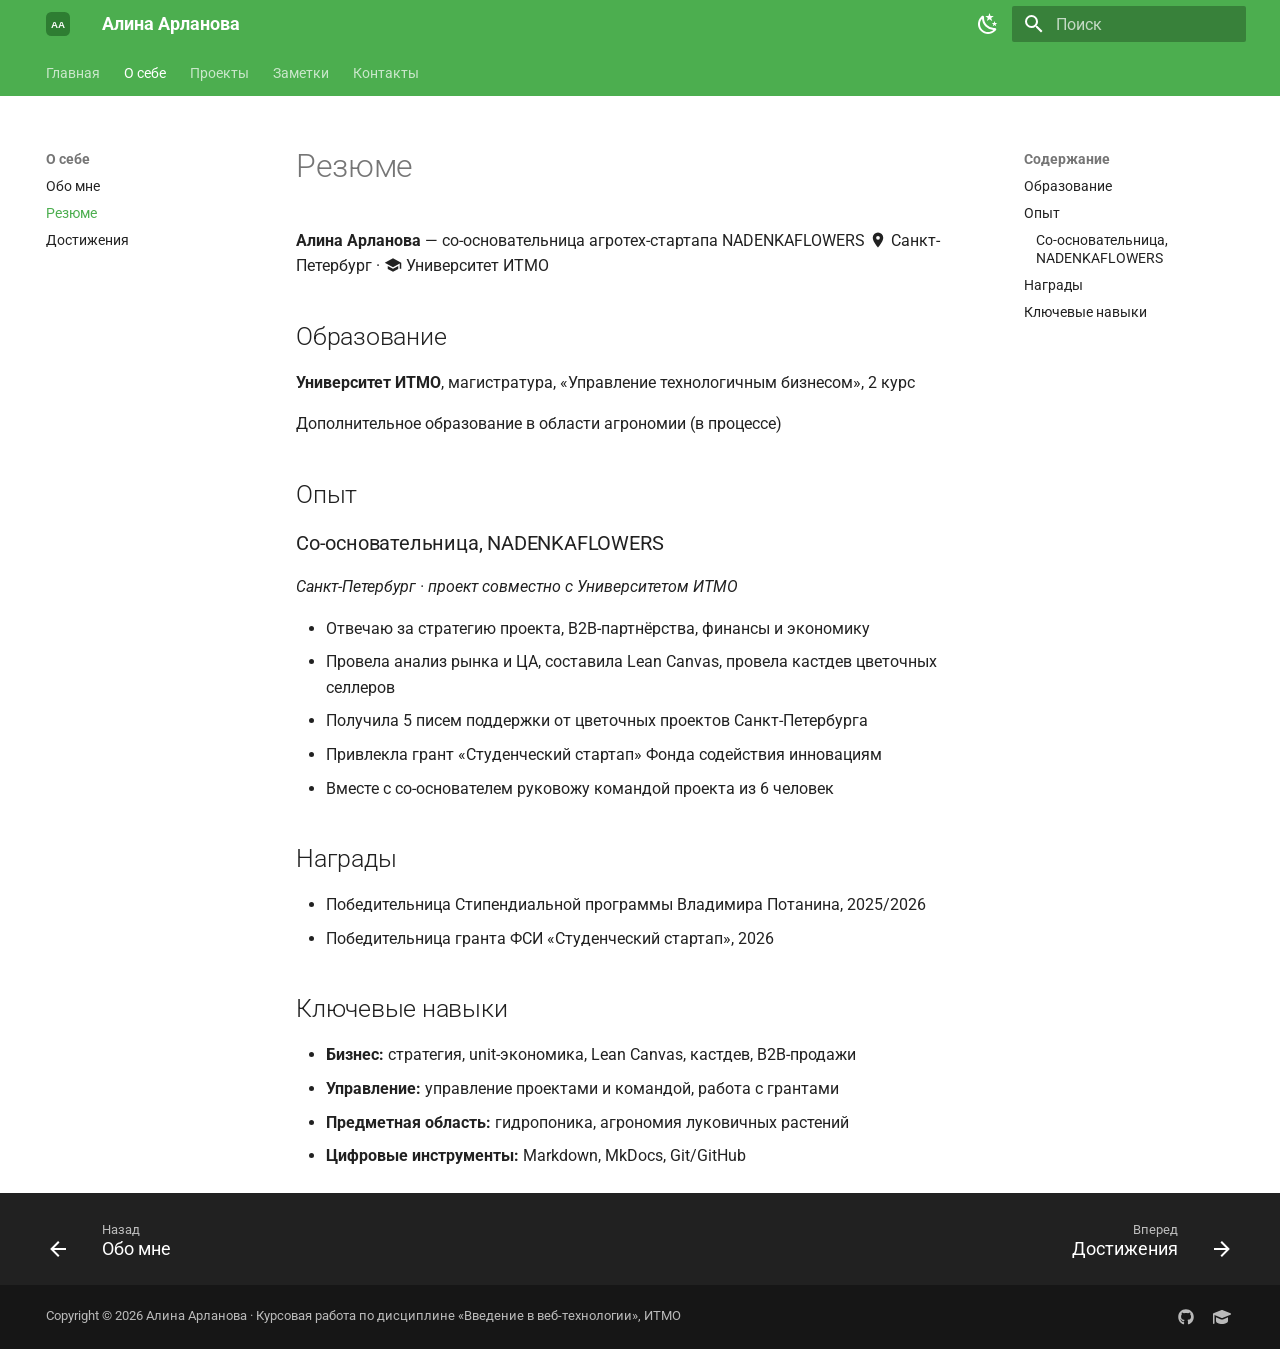
<file: resume/index.html>
<!doctype html>
<html lang="ru" class="no-js">
  <head>
    
      <meta charset="utf-8">
      <meta name="viewport" content="width=device-width,initial-scale=1">
      
        <meta name="description" content="Персональный сайт Алины Арлановой — магистрантки ИТМО и основательницы проекта NADENKAFLOWERS">
      
      
        <meta name="author" content="Алина Арланова">
      
      
        <link rel="canonical" href="https://petrunina19257-hub.github.io/devops-lab-arlanova/resume/">
      
      
        <link rel="prev" href="../about/">
      
      
        <link rel="next" href="../achievements/">
      
      
        
      
      
      <link rel="icon" href="../images/logo.svg">
      <meta name="generator" content="mkdocs-1.6.1, mkdocs-material-9.7.7">
    
    
      
        <title>Резюме - Алина Арланова</title>
      
    
    
      <link rel="stylesheet" href="../assets/stylesheets/main.ec1eaa64.min.css">
      
        
        <link rel="stylesheet" href="../assets/stylesheets/palette.ab4e12ef.min.css">
      
      


    
    
      
    
    
      
        
        
        <link rel="preconnect" href="https://fonts.gstatic.com" crossorigin>
        <link rel="stylesheet" href="https://fonts.googleapis.com/css?family=Roboto:300,300i,400,400i,700,700i%7CRoboto+Mono:400,400i,700,700i&display=fallback">
        <style>:root{--md-text-font:"Roboto";--md-code-font:"Roboto Mono"}</style>
      
    
    
      <link rel="stylesheet" href="../stylesheets/extra.css">
    
    <script>__md_scope=new URL("..",location),__md_hash=e=>[...e].reduce(((e,_)=>(e<<5)-e+_.charCodeAt(0)),0),__md_get=(e,_=localStorage,t=__md_scope)=>JSON.parse(_.getItem(t.pathname+"."+e)),__md_set=(e,_,t=localStorage,a=__md_scope)=>{try{t.setItem(a.pathname+"."+e,JSON.stringify(_))}catch(e){}}</script>
    
      

    
    
  </head>
  
  
    
    
      
    
    
    
    
    <body dir="ltr" data-md-color-scheme="default" data-md-color-primary="green" data-md-color-accent="pink">
  
    
    <input class="md-toggle" data-md-toggle="drawer" type="checkbox" id="__drawer" autocomplete="off">
    <input class="md-toggle" data-md-toggle="search" type="checkbox" id="__search" autocomplete="off">
    <label class="md-overlay" for="__drawer"></label>
    <div data-md-component="skip">
      
        
        <a href="#_1" class="md-skip">
          Перейти к содержанию
        </a>
      
    </div>
    <div data-md-component="announce">
      
    </div>
    
    
      

<header class="md-header" data-md-component="header">
  <nav class="md-header__inner md-grid" aria-label="Верхний колонтитул">
    <a href=".." title="Алина Арланова" class="md-header__button md-logo" aria-label="Алина Арланова" data-md-component="logo">
      
  <img src="../images/logo.svg" alt="logo">

    </a>
    <label class="md-header__button md-icon" for="__drawer">
      
      <svg xmlns="http://www.w3.org/2000/svg" viewBox="0 0 24 24"><path d="M3 6h18v2H3zm0 5h18v2H3zm0 5h18v2H3z"/></svg>
    </label>
    <div class="md-header__title" data-md-component="header-title">
      <div class="md-header__ellipsis">
        <div class="md-header__topic">
          <span class="md-ellipsis">
            Алина Арланова
          </span>
        </div>
        <div class="md-header__topic" data-md-component="header-topic">
          <span class="md-ellipsis">
            
              Резюме
            
          </span>
        </div>
      </div>
    </div>
    
      
        <form class="md-header__option" data-md-component="palette">
  
    
    
    
    <input class="md-option" data-md-color-media="(prefers-color-scheme: light)" data-md-color-scheme="default" data-md-color-primary="green" data-md-color-accent="pink"  aria-label="Включить тёмную тему"  type="radio" name="__palette" id="__palette_0">
    
      <label class="md-header__button md-icon" title="Включить тёмную тему" for="__palette_1" hidden>
        <svg xmlns="http://www.w3.org/2000/svg" viewBox="0 0 24 24"><path d="m17.75 4.09-2.53 1.94.91 3.06-2.63-1.81-2.63 1.81.91-3.06-2.53-1.94L12.44 4l1.06-3 1.06 3zm3.5 6.91-1.64 1.25.59 1.98-1.7-1.17-1.7 1.17.59-1.98L15.75 11l2.06-.05L18.5 9l.69 1.95zm-2.28 4.95c.83-.08 1.72 1.1 1.19 1.85-.32.45-.66.87-1.08 1.27C15.17 23 8.84 23 4.94 19.07c-3.91-3.9-3.91-10.24 0-14.14.4-.4.82-.76 1.27-1.08.75-.53 1.93.36 1.85 1.19-.27 2.86.69 5.83 2.89 8.02a9.96 9.96 0 0 0 8.02 2.89m-1.64 2.02a12.08 12.08 0 0 1-7.8-3.47c-2.17-2.19-3.33-5-3.49-7.82-2.81 3.14-2.7 7.96.31 10.98 3.02 3.01 7.84 3.12 10.98.31"/></svg>
      </label>
    
  
    
    
    
    <input class="md-option" data-md-color-media="(prefers-color-scheme: dark)" data-md-color-scheme="slate" data-md-color-primary="green" data-md-color-accent="pink"  aria-label="Включить светлую тему"  type="radio" name="__palette" id="__palette_1">
    
      <label class="md-header__button md-icon" title="Включить светлую тему" for="__palette_0" hidden>
        <svg xmlns="http://www.w3.org/2000/svg" viewBox="0 0 24 24"><path d="M12 7a5 5 0 0 1 5 5 5 5 0 0 1-5 5 5 5 0 0 1-5-5 5 5 0 0 1 5-5m0 2a3 3 0 0 0-3 3 3 3 0 0 0 3 3 3 3 0 0 0 3-3 3 3 0 0 0-3-3m0-7 2.39 3.42C13.65 5.15 12.84 5 12 5s-1.65.15-2.39.42zM3.34 7l4.16-.35A7.2 7.2 0 0 0 5.94 8.5c-.44.74-.69 1.5-.83 2.29zm.02 10 1.76-3.77a7.131 7.131 0 0 0 2.38 4.14zM20.65 7l-1.77 3.79a7.02 7.02 0 0 0-2.38-4.15zm-.01 10-4.14.36c.59-.51 1.12-1.14 1.54-1.86.42-.73.69-1.5.83-2.29zM12 22l-2.41-3.44c.74.27 1.55.44 2.41.44.82 0 1.63-.17 2.37-.44z"/></svg>
      </label>
    
  
</form>
      
    
    
      <script>var palette=__md_get("__palette");if(palette&&palette.color){if("(prefers-color-scheme)"===palette.color.media){var media=matchMedia("(prefers-color-scheme: light)"),input=document.querySelector(media.matches?"[data-md-color-media='(prefers-color-scheme: light)']":"[data-md-color-media='(prefers-color-scheme: dark)']");palette.color.media=input.getAttribute("data-md-color-media"),palette.color.scheme=input.getAttribute("data-md-color-scheme"),palette.color.primary=input.getAttribute("data-md-color-primary"),palette.color.accent=input.getAttribute("data-md-color-accent")}for(var[key,value]of Object.entries(palette.color))document.body.setAttribute("data-md-color-"+key,value)}</script>
    
    
    
      
      
        <label class="md-header__button md-icon" for="__search">
          
          <svg xmlns="http://www.w3.org/2000/svg" viewBox="0 0 24 24"><path d="M9.5 3A6.5 6.5 0 0 1 16 9.5c0 1.61-.59 3.09-1.56 4.23l.27.27h.79l5 5-1.5 1.5-5-5v-.79l-.27-.27A6.52 6.52 0 0 1 9.5 16 6.5 6.5 0 0 1 3 9.5 6.5 6.5 0 0 1 9.5 3m0 2C7 5 5 7 5 9.5S7 14 9.5 14 14 12 14 9.5 12 5 9.5 5"/></svg>
        </label>
        <div class="md-search" data-md-component="search" role="dialog">
  <label class="md-search__overlay" for="__search"></label>
  <div class="md-search__inner" role="search">
    <form class="md-search__form" name="search">
      <input type="text" class="md-search__input" name="query" aria-label="Поиск" placeholder="Поиск" autocapitalize="off" autocorrect="off" autocomplete="off" spellcheck="false" data-md-component="search-query" required>
      <label class="md-search__icon md-icon" for="__search">
        
        <svg xmlns="http://www.w3.org/2000/svg" viewBox="0 0 24 24"><path d="M9.5 3A6.5 6.5 0 0 1 16 9.5c0 1.61-.59 3.09-1.56 4.23l.27.27h.79l5 5-1.5 1.5-5-5v-.79l-.27-.27A6.52 6.52 0 0 1 9.5 16 6.5 6.5 0 0 1 3 9.5 6.5 6.5 0 0 1 9.5 3m0 2C7 5 5 7 5 9.5S7 14 9.5 14 14 12 14 9.5 12 5 9.5 5"/></svg>
        
        <svg xmlns="http://www.w3.org/2000/svg" viewBox="0 0 24 24"><path d="M20 11v2H8l5.5 5.5-1.42 1.42L4.16 12l7.92-7.92L13.5 5.5 8 11z"/></svg>
      </label>
      <nav class="md-search__options" aria-label="Поиск">
        
          <a href="javascript:void(0)" class="md-search__icon md-icon" title="Поделиться" aria-label="Поделиться" data-clipboard data-clipboard-text="" data-md-component="search-share" tabindex="-1">
            
            <svg xmlns="http://www.w3.org/2000/svg" viewBox="0 0 24 24"><path d="M18 16.08c-.76 0-1.44.3-1.96.77L8.91 12.7c.05-.23.09-.46.09-.7s-.04-.47-.09-.7l7.05-4.11c.54.5 1.25.81 2.04.81a3 3 0 0 0 3-3 3 3 0 0 0-3-3 3 3 0 0 0-3 3c0 .24.04.47.09.7L8.04 9.81C7.5 9.31 6.79 9 6 9a3 3 0 0 0-3 3 3 3 0 0 0 3 3c.79 0 1.5-.31 2.04-.81l7.12 4.15c-.05.21-.08.43-.08.66 0 1.61 1.31 2.91 2.92 2.91s2.92-1.3 2.92-2.91A2.92 2.92 0 0 0 18 16.08"/></svg>
          </a>
        
        <button type="reset" class="md-search__icon md-icon" title="Очистить" aria-label="Очистить" tabindex="-1">
          
          <svg xmlns="http://www.w3.org/2000/svg" viewBox="0 0 24 24"><path d="M19 6.41 17.59 5 12 10.59 6.41 5 5 6.41 10.59 12 5 17.59 6.41 19 12 13.41 17.59 19 19 17.59 13.41 12z"/></svg>
        </button>
      </nav>
      
        <div class="md-search__suggest" data-md-component="search-suggest"></div>
      
    </form>
    <div class="md-search__output">
      <div class="md-search__scrollwrap" tabindex="0" data-md-scrollfix>
        <div class="md-search-result" data-md-component="search-result">
          <div class="md-search-result__meta">
            Инициализация поиска
          </div>
          <ol class="md-search-result__list" role="presentation"></ol>
        </div>
      </div>
    </div>
  </div>
</div>
      
    
    
  </nav>
  
</header>
    
    <div class="md-container" data-md-component="container">
      
      
        
          
            
<nav class="md-tabs" aria-label="Вкладки" data-md-component="tabs">
  <div class="md-grid">
    <ul class="md-tabs__list">
      
        
  
  
  
  
    <li class="md-tabs__item">
      <a href=".." class="md-tabs__link">
        
  
  
    
  
  Главная

      </a>
    </li>
  

      
        
  
  
  
    
  
  
    
    
      <li class="md-tabs__item md-tabs__item--active">
        <a href="../about/" class="md-tabs__link">
          
  
  
  О себе

        </a>
      </li>
    
  

      
        
  
  
  
  
    <li class="md-tabs__item">
      <a href="../projects/" class="md-tabs__link">
        
  
  
    
  
  Проекты

      </a>
    </li>
  

      
        
  
  
  
  
    <li class="md-tabs__item">
      <a href="../blog/" class="md-tabs__link">
        
  
  
    
  
  Заметки

      </a>
    </li>
  

      
        
  
  
  
  
    <li class="md-tabs__item">
      <a href="../contacts/" class="md-tabs__link">
        
  
  
    
  
  Контакты

      </a>
    </li>
  

      
    </ul>
  </div>
</nav>
          
        
      
      <main class="md-main" data-md-component="main">
        <div class="md-main__inner md-grid">
          
            
              
              <div class="md-sidebar md-sidebar--primary" data-md-component="sidebar" data-md-type="navigation" >
                <div class="md-sidebar__scrollwrap">
                  <div class="md-sidebar__inner">
                    


  


<nav class="md-nav md-nav--primary md-nav--lifted" aria-label="Навигация" data-md-level="0">
  <label class="md-nav__title" for="__drawer">
    <a href=".." title="Алина Арланова" class="md-nav__button md-logo" aria-label="Алина Арланова" data-md-component="logo">
      
  <img src="../images/logo.svg" alt="logo">

    </a>
    Алина Арланова
  </label>
  
  <ul class="md-nav__list" data-md-scrollfix>
    
      
      
  
  
  
  
    <li class="md-nav__item">
      <a href=".." class="md-nav__link">
        
  
  
  <span class="md-ellipsis">
    
  
    Главная
  

    
  </span>
  
  

      </a>
    </li>
  

    
      
      
  
  
    
  
  
  
    
    
    
    
      
        
        
      
      
        
      
    
    
    <li class="md-nav__item md-nav__item--active md-nav__item--section md-nav__item--nested">
      
        
        
        <input class="md-nav__toggle md-toggle " type="checkbox" id="__nav_2" checked>
        
          
          <label class="md-nav__link" for="__nav_2" id="__nav_2_label" tabindex="">
            
  
  
  <span class="md-ellipsis">
    
  
    О себе
  

    
  </span>
  
  

            <span class="md-nav__icon md-icon"></span>
          </label>
        
        <nav class="md-nav" data-md-level="1" aria-labelledby="__nav_2_label" aria-expanded="true">
          <label class="md-nav__title" for="__nav_2">
            <span class="md-nav__icon md-icon"></span>
            
  
    О себе
  

          </label>
          <ul class="md-nav__list" data-md-scrollfix>
            
              
                
  
  
  
  
    <li class="md-nav__item">
      <a href="../about/" class="md-nav__link">
        
  
  
  <span class="md-ellipsis">
    
  
    Обо мне
  

    
  </span>
  
  

      </a>
    </li>
  

              
            
              
                
  
  
    
  
  
  
    <li class="md-nav__item md-nav__item--active">
      
      <input class="md-nav__toggle md-toggle" type="checkbox" id="__toc">
      
      
        
      
      
        <label class="md-nav__link md-nav__link--active" for="__toc">
          
  
  
  <span class="md-ellipsis">
    
  
    Резюме
  

    
  </span>
  
  

          <span class="md-nav__icon md-icon"></span>
        </label>
      
      <a href="./" class="md-nav__link md-nav__link--active">
        
  
  
  <span class="md-ellipsis">
    
  
    Резюме
  

    
  </span>
  
  

      </a>
      
        

<nav class="md-nav md-nav--secondary" aria-label="Содержание">
  
  
  
    
  
  
    <label class="md-nav__title" for="__toc">
      <span class="md-nav__icon md-icon"></span>
      Содержание
    </label>
    <ul class="md-nav__list" data-md-component="toc" data-md-scrollfix>
      
        <li class="md-nav__item">
  <a href="#_2" class="md-nav__link">
    <span class="md-ellipsis">
      
        Образование
      
    </span>
  </a>
  
</li>
      
        <li class="md-nav__item">
  <a href="#_3" class="md-nav__link">
    <span class="md-ellipsis">
      
        Опыт
      
    </span>
  </a>
  
    <nav class="md-nav" aria-label="Опыт">
      <ul class="md-nav__list">
        
          <li class="md-nav__item">
  <a href="#-nadenkaflowers" class="md-nav__link">
    <span class="md-ellipsis">
      
        Со-основательница, NADENKAFLOWERS
      
    </span>
  </a>
  
</li>
        
      </ul>
    </nav>
  
</li>
      
        <li class="md-nav__item">
  <a href="#_4" class="md-nav__link">
    <span class="md-ellipsis">
      
        Награды
      
    </span>
  </a>
  
</li>
      
        <li class="md-nav__item">
  <a href="#_5" class="md-nav__link">
    <span class="md-ellipsis">
      
        Ключевые навыки
      
    </span>
  </a>
  
</li>
      
    </ul>
  
</nav>
      
    </li>
  

              
            
              
                
  
  
  
  
    <li class="md-nav__item">
      <a href="../achievements/" class="md-nav__link">
        
  
  
  <span class="md-ellipsis">
    
  
    Достижения
  

    
  </span>
  
  

      </a>
    </li>
  

              
            
          </ul>
        </nav>
      
    </li>
  

    
      
      
  
  
  
  
    <li class="md-nav__item">
      <a href="../projects/" class="md-nav__link">
        
  
  
  <span class="md-ellipsis">
    
  
    Проекты
  

    
  </span>
  
  

      </a>
    </li>
  

    
      
      
  
  
  
  
    <li class="md-nav__item">
      <a href="../blog/" class="md-nav__link">
        
  
  
  <span class="md-ellipsis">
    
  
    Заметки
  

    
  </span>
  
  

      </a>
    </li>
  

    
      
      
  
  
  
  
    <li class="md-nav__item">
      <a href="../contacts/" class="md-nav__link">
        
  
  
  <span class="md-ellipsis">
    
  
    Контакты
  

    
  </span>
  
  

      </a>
    </li>
  

    
  </ul>
</nav>
                  </div>
                </div>
              </div>
            
            
              
              <div class="md-sidebar md-sidebar--secondary" data-md-component="sidebar" data-md-type="toc" >
                <div class="md-sidebar__scrollwrap">
                  <div class="md-sidebar__inner">
                    

<nav class="md-nav md-nav--secondary" aria-label="Содержание">
  
  
  
    
  
  
    <label class="md-nav__title" for="__toc">
      <span class="md-nav__icon md-icon"></span>
      Содержание
    </label>
    <ul class="md-nav__list" data-md-component="toc" data-md-scrollfix>
      
        <li class="md-nav__item">
  <a href="#_2" class="md-nav__link">
    <span class="md-ellipsis">
      
        Образование
      
    </span>
  </a>
  
</li>
      
        <li class="md-nav__item">
  <a href="#_3" class="md-nav__link">
    <span class="md-ellipsis">
      
        Опыт
      
    </span>
  </a>
  
    <nav class="md-nav" aria-label="Опыт">
      <ul class="md-nav__list">
        
          <li class="md-nav__item">
  <a href="#-nadenkaflowers" class="md-nav__link">
    <span class="md-ellipsis">
      
        Со-основательница, NADENKAFLOWERS
      
    </span>
  </a>
  
</li>
        
      </ul>
    </nav>
  
</li>
      
        <li class="md-nav__item">
  <a href="#_4" class="md-nav__link">
    <span class="md-ellipsis">
      
        Награды
      
    </span>
  </a>
  
</li>
      
        <li class="md-nav__item">
  <a href="#_5" class="md-nav__link">
    <span class="md-ellipsis">
      
        Ключевые навыки
      
    </span>
  </a>
  
</li>
      
    </ul>
  
</nav>
                  </div>
                </div>
              </div>
            
          
          
            <div class="md-content" data-md-component="content">
              
              <article class="md-content__inner md-typeset">
                
                  



<h1 id="_1">Резюме<a class="headerlink" href="#_1" title="Permanent link">&para;</a></h1>
<p><strong>Алина Арланова</strong> — со-основательница агротех-стартапа NADENKAFLOWERS
<span class="twemoji"><svg xmlns="http://www.w3.org/2000/svg" viewBox="0 0 24 24"><path d="M12 11.5A2.5 2.5 0 0 1 9.5 9 2.5 2.5 0 0 1 12 6.5 2.5 2.5 0 0 1 14.5 9a2.5 2.5 0 0 1-2.5 2.5M12 2a7 7 0 0 0-7 7c0 5.25 7 13 7 13s7-7.75 7-13a7 7 0 0 0-7-7"/></svg></span> Санкт-Петербург · <span class="twemoji"><svg xmlns="http://www.w3.org/2000/svg" viewBox="0 0 24 24"><path d="M12 3 1 9l11 6 9-4.91V17h2V9M5 13.18v4L12 21l7-3.82v-4L12 17z"/></svg></span> Университет ИТМО</p>
<h2 id="_2">Образование<a class="headerlink" href="#_2" title="Permanent link">&para;</a></h2>
<p><strong>Университет ИТМО</strong>, магистратура, «Управление технологичным бизнесом», 2 курс</p>
<p>Дополнительное образование в области агрономии (в процессе)</p>
<h2 id="_3">Опыт<a class="headerlink" href="#_3" title="Permanent link">&para;</a></h2>
<h3 id="-nadenkaflowers">Со-основательница, NADENKAFLOWERS<a class="headerlink" href="#-nadenkaflowers" title="Permanent link">&para;</a></h3>
<p><em>Санкт-Петербург · проект совместно с Университетом ИТМО</em></p>
<ul>
<li>Отвечаю за стратегию проекта, B2B-партнёрства, финансы и экономику</li>
<li>Провела анализ рынка и ЦА, составила Lean Canvas, провела кастдев цветочных селлеров</li>
<li>Получила 5 писем поддержки от цветочных проектов Санкт-Петербурга</li>
<li>Привлекла грант «Студенческий стартап» Фонда содействия инновациям</li>
<li>Вместе с со-основателем руковожу командой проекта из 6 человек</li>
</ul>
<h2 id="_4">Награды<a class="headerlink" href="#_4" title="Permanent link">&para;</a></h2>
<ul>
<li>Победительница Стипендиальной программы Владимира Потанина, 2025/2026</li>
<li>Победительница гранта ФСИ «Студенческий стартап», 2026</li>
</ul>
<h2 id="_5">Ключевые навыки<a class="headerlink" href="#_5" title="Permanent link">&para;</a></h2>
<ul>
<li><strong>Бизнес:</strong> стратегия, unit-экономика, Lean Canvas, кастдев, B2B-продажи</li>
<li><strong>Управление:</strong> управление проектами и командой, работа с грантами</li>
<li><strong>Предметная область:</strong> гидропоника, агрономия луковичных растений</li>
<li><strong>Цифровые инструменты:</strong> Markdown, MkDocs, Git/GitHub</li>
</ul>












                
              </article>
            </div>
          
          
<script>var target=document.getElementById(location.hash.slice(1));target&&target.name&&(target.checked=target.name.startsWith("__tabbed_"))</script>
        </div>
        
          <button type="button" class="md-top md-icon" data-md-component="top" hidden>
  
  <svg xmlns="http://www.w3.org/2000/svg" viewBox="0 0 24 24"><path d="M13 20h-2V8l-5.5 5.5-1.42-1.42L12 4.16l7.92 7.92-1.42 1.42L13 8z"/></svg>
  К началу
</button>
        
      </main>
      
        <footer class="md-footer">
  
    
      
      <nav class="md-footer__inner md-grid" aria-label="Нижний колонтитул" >
        
          
          <a href="../about/" class="md-footer__link md-footer__link--prev" aria-label="Назад: Обо мне">
            <div class="md-footer__button md-icon">
              
              <svg xmlns="http://www.w3.org/2000/svg" viewBox="0 0 24 24"><path d="M20 11v2H8l5.5 5.5-1.42 1.42L4.16 12l7.92-7.92L13.5 5.5 8 11z"/></svg>
            </div>
            <div class="md-footer__title">
              <span class="md-footer__direction">
                Назад
              </span>
              <div class="md-ellipsis">
                Обо мне
              </div>
            </div>
          </a>
        
        
          
          <a href="../achievements/" class="md-footer__link md-footer__link--next" aria-label="Вперед: Достижения">
            <div class="md-footer__title">
              <span class="md-footer__direction">
                Вперед
              </span>
              <div class="md-ellipsis">
                Достижения
              </div>
            </div>
            <div class="md-footer__button md-icon">
              
              <svg xmlns="http://www.w3.org/2000/svg" viewBox="0 0 24 24"><path d="M4 11v2h12l-5.5 5.5 1.42 1.42L19.84 12l-7.92-7.92L10.5 5.5 16 11z"/></svg>
            </div>
          </a>
        
      </nav>
    
  
  <div class="md-footer-meta md-typeset">
    <div class="md-footer-meta__inner md-grid">
      <div class="md-copyright">
  
    <div class="md-copyright__highlight">
      Copyright &copy; 2026 Алина Арланова · Курсовая работа по дисциплине «Введение в веб-технологии», ИТМО
    </div>
  
  
</div>
      
        
<div class="md-social">
  
    
    
    
    
    <a href="https://github.com/petrunina19257-hub" target="_blank" rel="noopener" title="GitHub" class="md-social__link">
      <svg xmlns="http://www.w3.org/2000/svg" viewBox="0 0 512 512"><!--! Font Awesome Free 7.1.0 by @fontawesome - https://fontawesome.com License - https://fontawesome.com/license/free (Icons: CC BY 4.0, Fonts: SIL OFL 1.1, Code: MIT License) Copyright 2025 Fonticons, Inc.--><path d="M173.9 397.4c0 2-2.3 3.6-5.2 3.6-3.3.3-5.6-1.3-5.6-3.6 0-2 2.3-3.6 5.2-3.6 3-.3 5.6 1.3 5.6 3.6m-31.1-4.5c-.7 2 1.3 4.3 4.3 4.9 2.6 1 5.6 0 6.2-2s-1.3-4.3-4.3-5.2c-2.6-.7-5.5.3-6.2 2.3m44.2-1.7c-2.9.7-4.9 2.6-4.6 4.9.3 2 2.9 3.3 5.9 2.6 2.9-.7 4.9-2.6 4.6-4.6-.3-1.9-3-3.2-5.9-2.9M252.8 8C114.1 8 8 113.3 8 252c0 110.9 69.8 205.8 169.5 239.2 12.8 2.3 17.3-5.6 17.3-12.1 0-6.2-.3-40.4-.3-61.4 0 0-70 15-84.7-29.8 0 0-11.4-29.1-27.8-36.6 0 0-22.9-15.7 1.6-15.4 0 0 24.9 2 38.6 25.8 21.9 38.6 58.6 27.5 72.9 20.9 2.3-16 8.8-27.1 16-33.7-55.9-6.2-112.3-14.3-112.3-110.5 0-27.5 7.6-41.3 23.6-58.9-2.6-6.5-11.1-33.3 2.6-67.9 20.9-6.5 69 27 69 27 20-5.6 41.5-8.5 62.8-8.5s42.8 2.9 62.8 8.5c0 0 48.1-33.6 69-27 13.7 34.7 5.2 61.4 2.6 67.9 16 17.7 25.8 31.5 25.8 58.9 0 96.5-58.9 104.2-114.8 110.5 9.2 7.9 17 22.9 17 46.4 0 33.7-.3 75.4-.3 83.6 0 6.5 4.6 14.4 17.3 12.1C436.2 457.8 504 362.9 504 252 504 113.3 391.5 8 252.8 8M105.2 352.9c-1.3 1-1 3.3.7 5.2 1.6 1.6 3.9 2.3 5.2 1 1.3-1 1-3.3-.7-5.2-1.6-1.6-3.9-2.3-5.2-1m-10.8-8.1c-.7 1.3.3 2.9 2.3 3.9 1.6 1 3.6.7 4.3-.7.7-1.3-.3-2.9-2.3-3.9-2-.6-3.6-.3-4.3.7m32.4 35.6c-1.6 1.3-1 4.3 1.3 6.2 2.3 2.3 5.2 2.6 6.5 1 1.3-1.3.7-4.3-1.3-6.2-2.2-2.3-5.2-2.6-6.5-1m-11.4-14.7c-1.6 1-1.6 3.6 0 5.9s4.3 3.3 5.6 2.3c1.6-1.3 1.6-3.9 0-6.2-1.4-2.3-4-3.3-5.6-2"/></svg>
    </a>
  
    
    
    
    
    <a href="https://itmo.ru" target="_blank" rel="noopener" title="Университет ИТМО" class="md-social__link">
      <svg xmlns="http://www.w3.org/2000/svg" viewBox="0 0 576 512"><!--! Font Awesome Free 7.1.0 by @fontawesome - https://fontawesome.com License - https://fontawesome.com/license/free (Icons: CC BY 4.0, Fonts: SIL OFL 1.1, Code: MIT License) Copyright 2025 Fonticons, Inc.--><path d="m48 195.8 209.2 86.1c9.8 4 20.2 6.1 30.8 6.1s21-2.1 30.8-6.1l242.4-99.8c9-3.7 14.8-12.4 14.8-22.1s-5.8-18.4-14.8-22.1L318.8 38.1c-9.8-4-20.2-6.1-30.8-6.1s-21 2.1-30.8 6.1L14.8 137.9C5.8 141.6 0 150.3 0 160v296c0 13.3 10.7 24 24 24s24-10.7 24-24zm48 71.7V384c0 53 86 96 192 96s192-43 192-96V267.4l-142.9 58.9c-15.6 6.4-32.2 9.7-49.1 9.7s-33.5-3.3-49.1-9.7L96 267.4z"/></svg>
    </a>
  
</div>
      
    </div>
  </div>
</footer>
      
    </div>
    <div class="md-dialog" data-md-component="dialog">
      <div class="md-dialog__inner md-typeset"></div>
    </div>
    
    
    
      
      
      <script id="__config" type="application/json">{"annotate": null, "base": "..", "features": ["navigation.tabs", "navigation.sections", "navigation.top", "navigation.footer", "search.highlight", "search.share", "search.suggest", "content.code.copy"], "search": "../assets/javascripts/workers/search.2c215733.min.js", "tags": null, "translations": {"clipboard.copied": "\u0421\u043a\u043e\u043f\u0438\u0440\u043e\u0432\u0430\u043d\u043e \u0432 \u0431\u0443\u0444\u0435\u0440", "clipboard.copy": "\u041a\u043e\u043f\u0438\u0440\u043e\u0432\u0430\u0442\u044c \u0432 \u0431\u0443\u0444\u0435\u0440", "search.result.more.one": "\u0415\u0449\u0451 1 \u043d\u0430 \u044d\u0442\u043e\u0439 \u0441\u0442\u0440\u0430\u043d\u0438\u0446\u0435", "search.result.more.other": "\u0415\u0449\u0451 # \u043d\u0430 \u044d\u0442\u043e\u0439 \u0441\u0442\u0440\u0430\u043d\u0438\u0446\u0435", "search.result.none": "\u0421\u043e\u0432\u043f\u0430\u0434\u0435\u043d\u0438\u0439 \u043d\u0435 \u043d\u0430\u0439\u0434\u0435\u043d\u043e", "search.result.one": "\u041d\u0430\u0439\u0434\u0435\u043d\u043e 1 \u0441\u043e\u0432\u043f\u0430\u0434\u0435\u043d\u0438\u0435", "search.result.other": "\u041d\u0430\u0439\u0434\u0435\u043d\u043e \u0441\u043e\u0432\u043f\u0430\u0434\u0435\u043d\u0438\u0439: #", "search.result.placeholder": "\u041d\u0430\u0447\u043d\u0438\u0442\u0435 \u043f\u0435\u0447\u0430\u0442\u0430\u0442\u044c \u0434\u043b\u044f \u043f\u043e\u0438\u0441\u043a\u0430", "search.result.term.missing": "\u041e\u0442\u0441\u0443\u0442\u0441\u0442\u0432\u0443\u0435\u0442", "select.version": "\u0412\u044b\u0431\u0435\u0440\u0438\u0442\u0435 \u0432\u0435\u0440\u0441\u0438\u044e"}, "version": null}</script>
    
    
      <script src="../assets/javascripts/bundle.d7400e89.min.js"></script>
      
    
  </body>
</html>
</file>
<file: stylesheets/extra.css>
/* Круглое фото */
.avatar {
  border-radius: 50%;
  margin: 0 1rem 1rem 1rem;
  box-shadow: 0 4px 14px rgba(0, 0, 0, 0.15);
}

/* Немного воздуха в карточках проектов */
.md-typeset .grid.cards > ul > li {
  padding: 1rem 1.2rem;
}
</file>
<file: assets/stylesheets/main.ec1eaa64.min.css>
@charset "UTF-8";html{-webkit-text-size-adjust:none;-moz-text-size-adjust:none;text-size-adjust:none;box-sizing:border-box}*,:after,:before{box-sizing:inherit}@media (prefers-reduced-motion){*,:after,:before{transition:none!important}}body{margin:0}a,button,input,label{-webkit-tap-highlight-color:transparent}a{color:inherit;text-decoration:none}hr{border:0;box-sizing:initial;display:block;height:.05rem;overflow:visible;padding:0}small{font-size:80%}sub,sup{line-height:1em}img{border-style:none}table{border-collapse:initial;border-spacing:0}td,th{font-weight:400;vertical-align:top}button{background:#0000;border:0;font-family:inherit;font-size:inherit;margin:0;padding:0}input{border:0;outline:none}:root{--md-primary-fg-color:#4051b5;--md-primary-fg-color--light:#5d6cc0;--md-primary-fg-color--dark:#303fa1;--md-primary-bg-color:#fff;--md-primary-bg-color--light:#ffffffb3;--md-accent-fg-color:#526cfe;--md-accent-fg-color--transparent:#526cfe1a;--md-accent-bg-color:#fff;--md-accent-bg-color--light:#ffffffb3}[data-md-color-scheme=default]{color-scheme:light}[data-md-color-scheme=default] img[src$="#gh-dark-mode-only"],[data-md-color-scheme=default] img[src$="#only-dark"]{display:none}:root,[data-md-color-scheme=default]{--md-hue:225deg;--md-default-fg-color:#000000de;--md-default-fg-color--light:#0000008a;--md-default-fg-color--lighter:#00000052;--md-default-fg-color--lightest:#00000012;--md-default-bg-color:#fff;--md-default-bg-color--light:#ffffffb3;--md-default-bg-color--lighter:#ffffff4d;--md-default-bg-color--lightest:#ffffff1f;--md-code-fg-color:#36464e;--md-code-bg-color:#f5f5f5;--md-code-bg-color--light:#f5f5f5b3;--md-code-bg-color--lighter:#f5f5f54d;--md-code-hl-color:#4287ff;--md-code-hl-color--light:#4287ff1a;--md-code-hl-number-color:#d52a2a;--md-code-hl-special-color:#db1457;--md-code-hl-function-color:#a846b9;--md-code-hl-constant-color:#6e59d9;--md-code-hl-keyword-color:#3f6ec6;--md-code-hl-string-color:#1c7d4d;--md-code-hl-name-color:var(--md-code-fg-color);--md-code-hl-operator-color:var(--md-default-fg-color--light);--md-code-hl-punctuation-color:var(--md-default-fg-color--light);--md-code-hl-comment-color:var(--md-default-fg-color--light);--md-code-hl-generic-color:var(--md-default-fg-color--light);--md-code-hl-variable-color:var(--md-default-fg-color--light);--md-typeset-color:var(--md-default-fg-color);--md-typeset-a-color:var(--md-primary-fg-color);--md-typeset-del-color:#f5503d26;--md-typeset-ins-color:#0bd57026;--md-typeset-kbd-color:#fafafa;--md-typeset-kbd-accent-color:#fff;--md-typeset-kbd-border-color:#b8b8b8;--md-typeset-mark-color:#ffff0080;--md-typeset-table-color:#0000001f;--md-typeset-table-color--light:rgba(0,0,0,.035);--md-admonition-fg-color:var(--md-default-fg-color);--md-admonition-bg-color:var(--md-default-bg-color);--md-warning-fg-color:#000000de;--md-warning-bg-color:#ff9;--md-footer-fg-color:#fff;--md-footer-fg-color--light:#ffffffb3;--md-footer-fg-color--lighter:#ffffff73;--md-footer-bg-color:#000000de;--md-footer-bg-color--dark:#00000052;--md-shadow-z1:0 0.2rem 0.5rem #0000000d,0 0 0.05rem #0000001a;--md-shadow-z2:0 0.2rem 0.5rem #0000001a,0 0 0.05rem #00000040;--md-shadow-z3:0 0.2rem 0.5rem #0003,0 0 0.05rem #00000059}.md-icon svg{fill:currentcolor;display:block;height:1.2rem;width:1.2rem}body{-webkit-font-smoothing:antialiased;-moz-osx-font-smoothing:grayscale;--md-text-font-family:var(--md-text-font,_),-apple-system,BlinkMacSystemFont,Helvetica,Arial,sans-serif;--md-code-font-family:var(--md-code-font,_),SFMono-Regular,Consolas,Menlo,monospace}aside,body,input{font-feature-settings:"kern","liga";color:var(--md-typeset-color);font-family:var(--md-text-font-family)}code,kbd,pre{font-feature-settings:"kern";font-family:var(--md-code-font-family)}:root{--md-typeset-table-sort-icon:url('data:image/svg+xml;charset=utf-8,<svg xmlns="http://www.w3.org/2000/svg" viewBox="0 0 24 24"><path d="m18 21-4-4h3V7h-3l4-4 4 4h-3v10h3M2 19v-2h10v2M2 13v-2h7v2M2 7V5h4v2z"/></svg>');--md-typeset-table-sort-icon--asc:url('data:image/svg+xml;charset=utf-8,<svg xmlns="http://www.w3.org/2000/svg" viewBox="0 0 24 24"><path d="M19 17h3l-4 4-4-4h3V3h2M2 17h10v2H2M6 5v2H2V5m0 6h7v2H2z"/></svg>');--md-typeset-table-sort-icon--desc:url('data:image/svg+xml;charset=utf-8,<svg xmlns="http://www.w3.org/2000/svg" viewBox="0 0 24 24"><path d="M19 7h3l-4-4-4 4h3v14h2M2 17h10v2H2M6 5v2H2V5m0 6h7v2H2z"/></svg>')}.md-typeset{-webkit-print-color-adjust:exact;color-adjust:exact;font-size:.8rem;line-height:1.6;overflow-wrap:break-word}@media print{.md-typeset{font-size:.68rem}}.md-typeset blockquote,.md-typeset dl,.md-typeset figure,.md-typeset ol,.md-typeset pre,.md-typeset ul{margin-bottom:1em;margin-top:1em}.md-typeset h1{color:var(--md-default-fg-color--light);font-size:2em;line-height:1.3;margin:0 0 1.25em}.md-typeset h1,.md-typeset h2{font-weight:300;letter-spacing:-.01em}.md-typeset h2{font-size:1.5625em;line-height:1.4;margin:1.6em 0 .64em}.md-typeset h3{font-size:1.25em;font-weight:400;letter-spacing:-.01em;line-height:1.5;margin:1.6em 0 .8em}.md-typeset h2+h3{margin-top:.8em}.md-typeset h4{font-weight:700;letter-spacing:-.01em;margin:1em 0}.md-typeset h5,.md-typeset h6{color:var(--md-default-fg-color--light);font-size:.8em;font-weight:700;letter-spacing:-.01em;margin:1.25em 0}.md-typeset h5{text-transform:uppercase}.md-typeset h5 code{text-transform:none}.md-typeset hr{border-bottom:.05rem solid var(--md-default-fg-color--lightest);display:flow-root;margin:1.5em 0}.md-typeset a{color:var(--md-typeset-a-color);word-break:break-word}.md-typeset a,.md-typeset a:before{transition:color 125ms}.md-typeset a:focus,.md-typeset a:hover{color:var(--md-accent-fg-color)}.md-typeset a:focus code,.md-typeset a:hover code{background-color:var(--md-accent-fg-color--transparent);color:var(--md-accent-fg-color)}.md-typeset a code{color:var(--md-typeset-a-color)}.md-typeset a.focus-visible{outline-color:var(--md-accent-fg-color);outline-offset:.2rem}.md-typeset code,.md-typeset kbd,.md-typeset pre{color:var(--md-code-fg-color);direction:ltr;font-variant-ligatures:none;transition:background-color 125ms}@media print{.md-typeset code,.md-typeset kbd,.md-typeset pre{white-space:pre-wrap}}.md-typeset code{background-color:var(--md-code-bg-color);border-radius:.1rem;-webkit-box-decoration-break:clone;box-decoration-break:clone;font-size:.85em;padding:0 .2941176471em;transition:color 125ms,background-color 125ms;word-break:break-word}.md-typeset code:not(.focus-visible){-webkit-tap-highlight-color:transparent;outline:none}.md-typeset pre{display:flow-root;line-height:1.4;position:relative}.md-typeset pre>code{-webkit-box-decoration-break:slice;box-decoration-break:slice;box-shadow:none;display:block;margin:0;outline-color:var(--md-accent-fg-color);overflow:auto;padding:.7720588235em 1.1764705882em;scrollbar-color:var(--md-default-fg-color--lighter) #0000;scrollbar-width:thin;touch-action:auto;word-break:normal}.md-typeset pre>code:hover{scrollbar-color:var(--md-accent-fg-color) #0000}.md-typeset pre>code::-webkit-scrollbar{height:.2rem;width:.2rem}.md-typeset pre>code::-webkit-scrollbar-thumb{background-color:var(--md-default-fg-color--lighter)}.md-typeset pre>code::-webkit-scrollbar-thumb:hover{background-color:var(--md-accent-fg-color)}.md-typeset kbd{background-color:var(--md-typeset-kbd-color);border-radius:.1rem;box-shadow:0 .1rem 0 .05rem var(--md-typeset-kbd-border-color),0 .1rem 0 var(--md-typeset-kbd-border-color),0 -.1rem .2rem var(--md-typeset-kbd-accent-color) inset;color:var(--md-default-fg-color);display:inline-block;font-size:.75em;padding:0 .6666666667em;vertical-align:text-top;word-break:break-word}.md-typeset mark{background-color:var(--md-typeset-mark-color);-webkit-box-decoration-break:clone;box-decoration-break:clone;color:inherit;word-break:break-word}.md-typeset abbr{cursor:help;text-decoration:none}.md-typeset [data-preview],.md-typeset abbr{border-bottom:.05rem dotted var(--md-default-fg-color--light)}.md-typeset small{opacity:.75}[dir=ltr] .md-typeset sub,[dir=ltr] .md-typeset sup{margin-left:.078125em}[dir=rtl] .md-typeset sub,[dir=rtl] .md-typeset sup{margin-right:.078125em}[dir=ltr] .md-typeset blockquote{padding-left:.6rem}[dir=rtl] .md-typeset blockquote{padding-right:.6rem}[dir=ltr] .md-typeset blockquote{border-left:.2rem solid var(--md-default-fg-color--lighter)}[dir=rtl] .md-typeset blockquote{border-right:.2rem solid var(--md-default-fg-color--lighter)}.md-typeset blockquote{color:var(--md-default-fg-color--light);margin-left:0;margin-right:0}.md-typeset ul{list-style-type:disc}.md-typeset ul[type]{list-style-type:revert-layer}[dir=ltr] .md-typeset ol,[dir=ltr] .md-typeset ul{margin-left:.625em}[dir=rtl] .md-typeset ol,[dir=rtl] .md-typeset ul{margin-right:.625em}.md-typeset ol,.md-typeset ul{padding:0}.md-typeset ol:not([hidden]),.md-typeset ul:not([hidden]){display:flow-root}.md-typeset ol ol,.md-typeset ul ol{list-style-type:lower-alpha}.md-typeset ol ol ol,.md-typeset ul ol ol{list-style-type:lower-roman}.md-typeset ol ol ol ol,.md-typeset ul ol ol ol{list-style-type:upper-alpha}.md-typeset ol ol ol ol ol,.md-typeset ul ol ol ol ol{list-style-type:upper-roman}.md-typeset ol[type],.md-typeset ul[type]{list-style-type:revert-layer}[dir=ltr] .md-typeset ol li,[dir=ltr] .md-typeset ul li{margin-left:1.25em}[dir=rtl] .md-typeset ol li,[dir=rtl] .md-typeset ul li{margin-right:1.25em}.md-typeset ol li,.md-typeset ul li{margin-bottom:.5em}.md-typeset ol li blockquote,.md-typeset ol li p,.md-typeset ul li blockquote,.md-typeset ul li p{margin:.5em 0}.md-typeset ol li:last-child,.md-typeset ul li:last-child{margin-bottom:0}[dir=ltr] .md-typeset ol li ol,[dir=ltr] .md-typeset ol li ul,[dir=ltr] .md-typeset ul li ol,[dir=ltr] .md-typeset ul li ul{margin-left:.625em}[dir=rtl] .md-typeset ol li ol,[dir=rtl] .md-typeset ol li ul,[dir=rtl] .md-typeset ul li ol,[dir=rtl] .md-typeset ul li ul{margin-right:.625em}.md-typeset ol li ol,.md-typeset ol li ul,.md-typeset ul li ol,.md-typeset ul li ul{margin-bottom:.5em;margin-top:.5em}[dir=ltr] .md-typeset dd{margin-left:1.875em}[dir=rtl] .md-typeset dd{margin-right:1.875em}.md-typeset dd{margin-bottom:1.5em;margin-top:1em}.md-typeset img,.md-typeset svg,.md-typeset video{height:auto;max-width:100%}.md-typeset img[align=left]{margin:1em 1em 1em 0}.md-typeset img[align=right]{margin:1em 0 1em 1em}.md-typeset img[align]:only-child{margin-top:0}.md-typeset figure{display:flow-root;margin:1em auto;max-width:100%;text-align:center;width:fit-content}.md-typeset figure img{display:block;margin:0 auto}.md-typeset figcaption{font-style:italic;margin:1em auto;max-width:24rem}.md-typeset iframe{max-width:100%}.md-typeset table:not([class]){background-color:var(--md-default-bg-color);border:.05rem solid var(--md-typeset-table-color);border-radius:.1rem;display:inline-block;font-size:.64rem;max-width:100%;overflow:auto;touch-action:auto}@media print{.md-typeset table:not([class]){display:table}}.md-typeset table:not([class])+*{margin-top:1.5em}.md-typeset table:not([class]) td>:first-child,.md-typeset table:not([class]) th>:first-child{margin-top:0}.md-typeset table:not([class]) td>:last-child,.md-typeset table:not([class]) th>:last-child{margin-bottom:0}.md-typeset table:not([class]) td:not([align]),.md-typeset table:not([class]) th:not([align]){text-align:left}[dir=rtl] .md-typeset table:not([class]) td:not([align]),[dir=rtl] .md-typeset table:not([class]) th:not([align]){text-align:right}.md-typeset table:not([class]) th{font-weight:700;min-width:5rem;padding:.9375em 1.25em;vertical-align:top}.md-typeset table:not([class]) td{border-top:.05rem solid var(--md-typeset-table-color);padding:.9375em 1.25em;vertical-align:top}.md-typeset table:not([class]) tbody tr{transition:background-color 125ms}.md-typeset table:not([class]) tbody tr:hover{background-color:var(--md-typeset-table-color--light);box-shadow:0 .05rem 0 var(--md-default-bg-color) inset}.md-typeset table:not([class]) a{word-break:normal}.md-typeset table th[role=columnheader]{cursor:pointer}[dir=ltr] .md-typeset table th[role=columnheader]:after{margin-left:.5em}[dir=rtl] .md-typeset table th[role=columnheader]:after{margin-right:.5em}.md-typeset table th[role=columnheader]:after{content:"";display:inline-block;height:1.2em;-webkit-mask-image:var(--md-typeset-table-sort-icon);mask-image:var(--md-typeset-table-sort-icon);-webkit-mask-repeat:no-repeat;mask-repeat:no-repeat;-webkit-mask-size:contain;mask-size:contain;transition:background-color 125ms;vertical-align:text-bottom;width:1.2em}.md-typeset table th[role=columnheader]:hover:after{background-color:var(--md-default-fg-color--lighter)}.md-typeset table th[role=columnheader][aria-sort=ascending]:after{background-color:var(--md-default-fg-color--light);-webkit-mask-image:var(--md-typeset-table-sort-icon--asc);mask-image:var(--md-typeset-table-sort-icon--asc)}.md-typeset table th[role=columnheader][aria-sort=descending]:after{background-color:var(--md-default-fg-color--light);-webkit-mask-image:var(--md-typeset-table-sort-icon--desc);mask-image:var(--md-typeset-table-sort-icon--desc)}.md-typeset__scrollwrap{margin:1em -.8rem;overflow-x:auto;touch-action:auto}.md-typeset__table{display:inline-block;margin-bottom:.5em;padding:0 .8rem}@media print{.md-typeset__table{display:block}}html .md-typeset__table table{display:table;margin:0;overflow:hidden;width:100%}@media screen and (max-width:44.984375em){.md-content__inner>pre{margin:1em -.8rem}.md-content__inner>pre code{border-radius:0}}.md-typeset .md-author{border-radius:100%;display:block;flex-shrink:0;height:1.6rem;overflow:hidden;position:relative;transition:color 125ms,transform 125ms;width:1.6rem}.md-typeset .md-author img{display:block}.md-typeset .md-author--more{background:var(--md-default-fg-color--lightest);color:var(--md-default-fg-color--lighter);font-size:.6rem;font-weight:700;line-height:1.6rem;text-align:center}.md-typeset .md-author--long{height:2.4rem;width:2.4rem}.md-typeset a.md-author{transform:scale(1)}.md-typeset a.md-author img{border-radius:100%;filter:grayscale(100%) opacity(75%);transition:filter 125ms}.md-typeset a.md-author:focus,.md-typeset a.md-author:hover{transform:scale(1.1);z-index:1}.md-typeset a.md-author:focus img,.md-typeset a.md-author:hover img{filter:grayscale(0)}.md-banner{background-color:var(--md-footer-bg-color);color:var(--md-footer-fg-color);overflow:auto}@media print{.md-banner{display:none}}.md-banner--warning{background-color:var(--md-warning-bg-color);color:var(--md-warning-fg-color)}.md-banner__inner{font-size:.7rem;margin:.6rem auto;padding:0 .8rem}[dir=ltr] .md-banner__button{float:right}[dir=rtl] .md-banner__button{float:left}.md-banner__button{color:inherit;cursor:pointer;transition:opacity .25s}.no-js .md-banner__button{display:none}.md-banner__button:hover{opacity:.7}html{font-size:125%;height:100%;overflow-x:hidden}@media screen and (min-width:100em){html{font-size:137.5%}}@media screen and (min-width:125em){html{font-size:150%}}body{background-color:var(--md-default-bg-color);display:flex;flex-direction:column;font-size:.5rem;min-height:100%;position:relative;width:100%}@media print{body{display:block}}@media screen and (max-width:59.984375em){body[data-md-scrolllock]{position:fixed}}.md-grid{margin-left:auto;margin-right:auto;max-width:61rem}.md-container{display:flex;flex-direction:column;flex-grow:1}@media print{.md-container{display:block}}.md-main{flex-grow:1}.md-main__inner{display:flex;height:100%;margin-top:1.5rem}.md-ellipsis{overflow:hidden;text-overflow:ellipsis}.md-toggle{display:none}.md-option{height:0;opacity:0;position:absolute;width:0}.md-option:checked+label:not([hidden]){display:block}.md-option.focus-visible+label{outline-color:var(--md-accent-fg-color);outline-style:auto}.md-skip{background-color:var(--md-default-fg-color);border-radius:.1rem;color:var(--md-default-bg-color);font-size:.64rem;margin:.5rem;opacity:0;outline-color:var(--md-accent-fg-color);padding:.3rem .5rem;position:fixed;transform:translateY(.4rem);z-index:-1}.md-skip:focus{opacity:1;transform:translateY(0);transition:transform .25s cubic-bezier(.4,0,.2,1),opacity 175ms 75ms;z-index:10}@page{margin:25mm}:root{--md-clipboard-icon:url('data:image/svg+xml;charset=utf-8,<svg xmlns="http://www.w3.org/2000/svg" viewBox="0 0 24 24"><path d="M19 21H8V7h11m0-2H8a2 2 0 0 0-2 2v14a2 2 0 0 0 2 2h11a2 2 0 0 0 2-2V7a2 2 0 0 0-2-2m-3-4H4a2 2 0 0 0-2 2v14h2V3h12z"/></svg>')}.md-clipboard{border-radius:.1rem;color:var(--md-default-fg-color--lightest);cursor:pointer;height:1.5em;outline-color:var(--md-accent-fg-color);outline-offset:.1rem;transition:color .25s;width:1.5em;z-index:1}@media print{.md-clipboard{display:none}}.md-clipboard:not(.focus-visible){-webkit-tap-highlight-color:transparent;outline:none}:hover>.md-clipboard{color:var(--md-default-fg-color--light)}.md-clipboard:focus,.md-clipboard:hover{color:var(--md-accent-fg-color)}.md-clipboard:after{background-color:currentcolor;content:"";display:block;height:1.125em;margin:0 auto;-webkit-mask-image:var(--md-clipboard-icon);mask-image:var(--md-clipboard-icon);-webkit-mask-position:center;mask-position:center;-webkit-mask-repeat:no-repeat;mask-repeat:no-repeat;-webkit-mask-size:contain;mask-size:contain;width:1.125em}.md-clipboard--inline{cursor:pointer}.md-clipboard--inline code{transition:color .25s,background-color .25s}.md-clipboard--inline:focus code,.md-clipboard--inline:hover code{background-color:var(--md-accent-fg-color--transparent);color:var(--md-accent-fg-color)}:root{--md-code-select-icon:url('data:image/svg+xml;charset=utf-8,<svg xmlns="http://www.w3.org/2000/svg" viewBox="0 0 24 24"><path d="M19 19h-4v2h4c1.1 0 2-.9 2-2v-4h-2m0-12h-4v2h4v4h2V5c0-1.1-.9-2-2-2M5 5h4V3H5c-1.1 0-2 .9-2 2v4h2m0 6H3v4c0 1.1.9 2 2 2h4v-2H5zm2-4h2v2H7zm4 0h2v2h-2zm4 0h2v2h-2zM7 7h2v2H7zm4 0h2v2h-2zm4 0h2v2h-2zm-8 8h2v2H7zm4 0h2v2h-2zm4 0h2v2h-2z"/></svg>');--md-code-copy-icon:url('data:image/svg+xml;charset=utf-8,<svg xmlns="http://www.w3.org/2000/svg" viewBox="0 0 24 24"><path d="M19 21H8V7h11m0-2H8a2 2 0 0 0-2 2v14a2 2 0 0 0 2 2h11a2 2 0 0 0 2-2V7a2 2 0 0 0-2-2m-3-4H4a2 2 0 0 0-2 2v14h2V3h12z"/></svg>')}.md-typeset .md-code__content{display:grid}.md-code__nav{background-color:var(--md-code-bg-color--lighter);border-radius:.1rem;display:flex;gap:.2rem;padding:.2rem;position:absolute;right:.25em;top:.25em;transition:background-color .25s;z-index:1}:hover>.md-code__nav{background-color:var(--md-code-bg-color--light)}.md-code__button{color:var(--md-default-fg-color--lightest);cursor:pointer;display:block;height:1.5em;outline-color:var(--md-accent-fg-color);outline-offset:.1rem;transition:color .25s;width:1.5em}:hover>*>.md-code__button{color:var(--md-default-fg-color--light)}.md-code__button.focus-visible,.md-code__button:hover{color:var(--md-accent-fg-color)}.md-code__button--active{color:var(--md-default-fg-color)!important}.md-code__button:after{background-color:currentcolor;content:"";display:block;height:1.125em;margin:0 auto;-webkit-mask-position:center;mask-position:center;-webkit-mask-repeat:no-repeat;mask-repeat:no-repeat;-webkit-mask-size:contain;mask-size:contain;width:1.125em}.md-code__button[data-md-type=select]:after{-webkit-mask-image:var(--md-code-select-icon);mask-image:var(--md-code-select-icon)}.md-code__button[data-md-type=copy]:after{-webkit-mask-image:var(--md-code-copy-icon);mask-image:var(--md-code-copy-icon)}@keyframes consent{0%{opacity:0;transform:translateY(100%)}to{opacity:1;transform:translateY(0)}}@keyframes overlay{0%{opacity:0}to{opacity:1}}.md-consent__overlay{animation:overlay .25s both;-webkit-backdrop-filter:blur(.1rem);backdrop-filter:blur(.1rem);background-color:#0000008a;height:100%;opacity:1;position:fixed;top:0;width:100%;z-index:5}.md-consent__inner{animation:consent .5s cubic-bezier(.1,.7,.1,1) both;background-color:var(--md-default-bg-color);border:0;border-radius:.1rem;bottom:0;box-shadow:0 0 .2rem #0000001a,0 .2rem .4rem #0003;max-height:100%;overflow:auto;padding:0;position:fixed;width:100%;z-index:5}.md-consent__form{padding:.8rem}.md-consent__settings{display:none;margin:1em 0}input:checked+.md-consent__settings{display:block}.md-consent__controls{margin-bottom:.8rem}.md-typeset .md-consent__controls .md-button{display:inline}@media screen and (max-width:44.984375em){.md-typeset .md-consent__controls .md-button{display:block;margin-top:.4rem;text-align:center;width:100%}}.md-consent label{cursor:pointer}.md-content{flex-grow:1;min-width:0}.md-content__inner{margin:0 .8rem 1.2rem;padding-top:.6rem}@media screen and (min-width:76.25em){[dir=ltr] .md-sidebar--primary:not([hidden])~.md-content>.md-content__inner{margin-left:1.2rem}[dir=ltr] .md-sidebar--secondary:not([hidden])~.md-content>.md-content__inner,[dir=rtl] .md-sidebar--primary:not([hidden])~.md-content>.md-content__inner{margin-right:1.2rem}[dir=rtl] .md-sidebar--secondary:not([hidden])~.md-content>.md-content__inner{margin-left:1.2rem}}.md-content__inner:before{content:"";display:block;height:.4rem}.md-content__inner>:last-child{margin-bottom:0}[dir=ltr] .md-content__button{float:right}[dir=rtl] .md-content__button{float:left}[dir=ltr] .md-content__button{margin-left:.4rem}[dir=rtl] .md-content__button{margin-right:.4rem}.md-content__button{margin:.4rem 0;padding:0}@media print{.md-content__button{display:none}}.md-typeset .md-content__button{color:var(--md-default-fg-color--lighter)}.md-content__button svg{display:inline;vertical-align:top}[dir=rtl] .md-content__button svg{transform:scaleX(-1)}[dir=ltr] .md-dialog{right:.8rem}[dir=rtl] .md-dialog{left:.8rem}.md-dialog{background-color:var(--md-default-fg-color);border-radius:.1rem;bottom:.8rem;box-shadow:var(--md-shadow-z3);min-width:11.1rem;opacity:0;padding:.4rem .6rem;pointer-events:none;position:fixed;transform:translateY(100%);transition:transform 0ms .4s,opacity .4s;z-index:4}@media print{.md-dialog{display:none}}.md-dialog--active{opacity:1;pointer-events:auto;transform:translateY(0);transition:transform .4s cubic-bezier(.075,.85,.175,1),opacity .4s}.md-dialog__inner{color:var(--md-default-bg-color);font-size:.7rem}.md-feedback{margin:2em 0 1em;text-align:center}.md-feedback fieldset{border:none;margin:0;padding:0}.md-feedback__title{font-weight:700;margin:1em auto}.md-feedback__inner{position:relative}.md-feedback__list{display:flex;flex-wrap:wrap;place-content:baseline center;position:relative}.md-feedback__list:hover .md-icon:not(:disabled){color:var(--md-default-fg-color--lighter)}:disabled .md-feedback__list{min-height:1.8rem}.md-feedback__icon{color:var(--md-default-fg-color--light);cursor:pointer;flex-shrink:0;margin:0 .1rem;transition:color 125ms}.md-feedback__icon:not(:disabled).md-icon:hover{color:var(--md-accent-fg-color)}.md-feedback__icon:disabled{color:var(--md-default-fg-color--lightest);pointer-events:none}.md-feedback__note{opacity:0;position:relative;transform:translateY(.4rem);transition:transform .4s cubic-bezier(.1,.7,.1,1),opacity .15s}.md-feedback__note>*{margin:0 auto;max-width:16rem}:disabled .md-feedback__note{opacity:1;transform:translateY(0)}@media print{.md-feedback{display:none}}.md-footer{background-color:var(--md-footer-bg-color);color:var(--md-footer-fg-color)}@media print{.md-footer{display:none}}.md-footer__inner{justify-content:space-between;overflow:auto;padding:.2rem}.md-footer__inner:not([hidden]){display:flex}.md-footer__link{align-items:end;display:flex;flex-grow:0.01;margin-bottom:.4rem;margin-top:1rem;max-width:100%;outline-color:var(--md-accent-fg-color);overflow:hidden;transition:opacity .25s}.md-footer__link:focus,.md-footer__link:hover{opacity:.7}[dir=rtl] .md-footer__link svg{transform:scaleX(-1)}@media screen and (max-width:44.984375em){.md-footer__link--prev{flex-shrink:0}.md-footer__link--prev .md-footer__title{display:none}}[dir=ltr] .md-footer__link--next{margin-left:auto}[dir=rtl] .md-footer__link--next{margin-right:auto}.md-footer__link--next{text-align:right}[dir=rtl] .md-footer__link--next{text-align:left}.md-footer__title{flex-grow:1;font-size:.9rem;margin-bottom:.7rem;max-width:calc(100% - 2.4rem);padding:0 1rem;white-space:nowrap}.md-footer__button{margin:.2rem;padding:.4rem}.md-footer__direction{font-size:.64rem;opacity:.7}.md-footer-meta{background-color:var(--md-footer-bg-color--dark)}.md-footer-meta__inner{display:flex;flex-wrap:wrap;justify-content:space-between;padding:.2rem}html .md-footer-meta.md-typeset a{color:var(--md-footer-fg-color--light)}html .md-footer-meta.md-typeset a:focus,html .md-footer-meta.md-typeset a:hover{color:var(--md-footer-fg-color)}.md-copyright{color:var(--md-footer-fg-color--lighter);font-size:.64rem;margin:auto .6rem;padding:.4rem 0;width:100%}@media screen and (min-width:45em){.md-copyright{width:auto}}.md-copyright__highlight{color:var(--md-footer-fg-color--light)}.md-social{display:inline-flex;gap:.2rem;margin:0 .4rem;padding:.2rem 0 .6rem}@media screen and (min-width:45em){.md-social{padding:.6rem 0}}.md-social__link{display:inline-block;height:1.6rem;text-align:center;width:1.6rem}.md-social__link:before{line-height:1.9}.md-social__link svg{fill:currentcolor;max-height:.8rem;vertical-align:-25%}.md-typeset .md-button{border:.1rem solid;border-radius:.1rem;color:var(--md-primary-fg-color);cursor:pointer;display:inline-block;font-weight:700;padding:.625em 2em;transition:color 125ms,background-color 125ms,border-color 125ms}.md-typeset .md-button--primary{background-color:var(--md-primary-fg-color);border-color:var(--md-primary-fg-color);color:var(--md-primary-bg-color)}.md-typeset .md-button:focus,.md-typeset .md-button:hover{background-color:var(--md-accent-fg-color);border-color:var(--md-accent-fg-color);color:var(--md-accent-bg-color)}[dir=ltr] .md-typeset .md-input{border-top-left-radius:.1rem}[dir=ltr] .md-typeset .md-input,[dir=rtl] .md-typeset .md-input{border-top-right-radius:.1rem}[dir=rtl] .md-typeset .md-input{border-top-left-radius:.1rem}.md-typeset .md-input{border-bottom:.1rem solid var(--md-default-fg-color--lighter);box-shadow:var(--md-shadow-z1);font-size:.8rem;height:1.8rem;padding:0 .6rem;transition:border .25s,box-shadow .25s}.md-typeset .md-input:focus,.md-typeset .md-input:hover{border-bottom-color:var(--md-accent-fg-color);box-shadow:var(--md-shadow-z2)}.md-typeset .md-input--stretch{width:100%}.md-header{background-color:var(--md-primary-fg-color);box-shadow:0 0 .2rem #0000,0 .2rem .4rem #0000;color:var(--md-primary-bg-color);display:block;left:0;position:sticky;right:0;top:0;z-index:4}@media print{.md-header{display:none}}.md-header[hidden]{transform:translateY(-100%);transition:transform .25s cubic-bezier(.8,0,.6,1),box-shadow .25s}.md-header--shadow{box-shadow:0 0 .2rem #0000001a,0 .2rem .4rem #0003;transition:transform .25s cubic-bezier(.1,.7,.1,1),box-shadow .25s}.md-header__inner{align-items:center;display:flex;padding:0 .2rem}.md-header__button{color:currentcolor;cursor:pointer;margin:.2rem;outline-color:var(--md-accent-fg-color);padding:.4rem;position:relative;transition:opacity .25s;vertical-align:middle;z-index:1}.md-header__button:hover{opacity:.7}.md-header__button:not([hidden]){display:inline-block}.md-header__button:not(.focus-visible){-webkit-tap-highlight-color:transparent;outline:none}.md-header__button.md-logo{margin:.2rem;padding:.4rem}@media screen and (max-width:76.234375em){.md-header__button.md-logo{display:none}}.md-header__button.md-logo img,.md-header__button.md-logo svg{fill:currentcolor;display:block;height:1.2rem;width:auto}@media screen and (min-width:60em){.md-header__button[for=__search]{display:none}}.no-js .md-header__button[for=__search]{display:none}[dir=rtl] .md-header__button[for=__search] svg{transform:scaleX(-1)}@media screen and (min-width:76.25em){.md-header__button[for=__drawer]{display:none}}.md-header__topic{display:flex;max-width:100%;position:absolute;transition:transform .4s cubic-bezier(.1,.7,.1,1),opacity .15s;white-space:nowrap}.md-header__topic+.md-header__topic{opacity:0;pointer-events:none;transform:translateX(1.25rem);transition:transform .4s cubic-bezier(1,.7,.1,.1),opacity .15s;z-index:-1}[dir=rtl] .md-header__topic+.md-header__topic{transform:translateX(-1.25rem)}.md-header__topic:first-child{font-weight:700}[dir=ltr] .md-header__title{margin-left:1rem;margin-right:.4rem}[dir=rtl] .md-header__title{margin-left:.4rem;margin-right:1rem}.md-header__title{flex-grow:1;font-size:.9rem;height:2.4rem;line-height:2.4rem}.md-header__title--active .md-header__topic{opacity:0;pointer-events:none;transform:translateX(-1.25rem);transition:transform .4s cubic-bezier(1,.7,.1,.1),opacity .15s;z-index:-1}[dir=rtl] .md-header__title--active .md-header__topic{transform:translateX(1.25rem)}.md-header__title--active .md-header__topic+.md-header__topic{opacity:1;pointer-events:auto;transform:translateX(0);transition:transform .4s cubic-bezier(.1,.7,.1,1),opacity .15s;z-index:0}.md-header__title>.md-header__ellipsis{height:100%;position:relative;width:100%}.md-header__option{display:flex;flex-shrink:0;max-width:100%;transition:max-width 0ms .25s,opacity .25s .25s;white-space:nowrap}[data-md-toggle=search]:checked~.md-header .md-header__option{max-width:0;opacity:0;transition:max-width 0ms,opacity 0ms}.md-header__option>input{bottom:0}.md-header__source{display:none}@media screen and (min-width:60em){[dir=ltr] .md-header__source{margin-left:1rem}[dir=rtl] .md-header__source{margin-right:1rem}.md-header__source{display:block;max-width:11.7rem;width:11.7rem}}@media screen and (min-width:76.25em){[dir=ltr] .md-header__source{margin-left:1.4rem}[dir=rtl] .md-header__source{margin-right:1.4rem}}.md-meta{color:var(--md-default-fg-color--light);font-size:.7rem;line-height:1.3}.md-meta__list{display:inline-flex;flex-wrap:wrap;list-style:none;margin:0;padding:0}.md-meta__item:not(:last-child):after{content:"·";margin-left:.2rem;margin-right:.2rem}.md-meta__link{color:var(--md-typeset-a-color)}.md-meta__link:focus,.md-meta__link:hover{color:var(--md-accent-fg-color)}.md-draft{background-color:#ff1744;border-radius:.125em;color:#fff;display:inline-block;font-weight:700;padding-left:.5714285714em;padding-right:.5714285714em}:root{--md-nav-icon--prev:url('data:image/svg+xml;charset=utf-8,<svg xmlns="http://www.w3.org/2000/svg" viewBox="0 0 24 24"><path d="M20 11v2H8l5.5 5.5-1.42 1.42L4.16 12l7.92-7.92L13.5 5.5 8 11z"/></svg>');--md-nav-icon--next:url('data:image/svg+xml;charset=utf-8,<svg xmlns="http://www.w3.org/2000/svg" viewBox="0 0 24 24"><path d="M8.59 16.58 13.17 12 8.59 7.41 10 6l6 6-6 6z"/></svg>');--md-toc-icon:url('data:image/svg+xml;charset=utf-8,<svg xmlns="http://www.w3.org/2000/svg" viewBox="0 0 24 24"><path d="M3 9h14V7H3zm0 4h14v-2H3zm0 4h14v-2H3zm16 0h2v-2h-2zm0-10v2h2V7zm0 6h2v-2h-2z"/></svg>')}.md-nav{font-size:.7rem;line-height:1.3}.md-nav__title{color:var(--md-default-fg-color--light);display:block;font-weight:700;overflow:hidden;padding:0 .6rem;text-overflow:ellipsis}.md-nav__title .md-nav__button{display:none}.md-nav__title .md-nav__button img{height:100%;width:auto}.md-nav__title .md-nav__button.md-logo img,.md-nav__title .md-nav__button.md-logo svg{fill:currentcolor;display:block;height:2.4rem;max-width:100%;object-fit:contain;width:auto}.md-nav__list{list-style:none;margin:0;padding:0}.md-nav__link{align-items:flex-start;display:flex;gap:.4rem;margin-top:.625em;scroll-snap-align:start;transition:color 125ms}.md-nav__link--passed,.md-nav__link--passed code{color:var(--md-default-fg-color--light)}.md-nav__item .md-nav__link--active,.md-nav__item .md-nav__link--active code{color:var(--md-typeset-a-color)}.md-nav__link .md-ellipsis{position:relative}.md-nav__link .md-ellipsis code{word-break:normal}[dir=ltr] .md-nav__link .md-icon:last-child{margin-left:auto}[dir=rtl] .md-nav__link .md-icon:last-child{margin-right:auto}.md-nav__link .md-typeset{font-size:.7rem;line-height:1.3}.md-nav__link svg{fill:currentcolor;flex-shrink:0;height:1.3em;position:relative}.md-nav__link[for]:focus,.md-nav__link[for]:hover,.md-nav__link[href]:focus,.md-nav__link[href]:hover{color:var(--md-accent-fg-color);cursor:pointer}.md-nav__link[for]:focus code,.md-nav__link[for]:hover code,.md-nav__link[href]:focus code,.md-nav__link[href]:hover code{background-color:var(--md-accent-fg-color--transparent);color:var(--md-accent-fg-color)}.md-nav__link.focus-visible{outline-color:var(--md-accent-fg-color);outline-offset:.2rem}.md-nav--primary .md-nav__link[for=__toc]{display:none}.md-nav--primary .md-nav__link[for=__toc] .md-icon:after{background-color:currentcolor;display:block;height:100%;-webkit-mask-image:var(--md-toc-icon);mask-image:var(--md-toc-icon);width:100%}.md-nav--primary .md-nav__link[for=__toc]~.md-nav{display:none}.md-nav__container>.md-nav__link{margin-top:0}.md-nav__container>.md-nav__link:first-child{flex-grow:1;min-width:0}.md-nav__icon{flex-shrink:0}.md-nav__source{display:none}@media screen and (max-width:76.234375em){.md-nav--primary,.md-nav--primary .md-nav{background-color:var(--md-default-bg-color);display:flex;flex-direction:column;height:100%;left:0;position:absolute;right:0;top:0;z-index:1}.md-nav--primary .md-nav__item,.md-nav--primary .md-nav__title{font-size:.8rem;line-height:1.5}.md-nav--primary .md-nav__title{background-color:var(--md-default-fg-color--lightest);color:var(--md-default-fg-color--light);cursor:pointer;height:5.6rem;line-height:2.4rem;padding:3rem .8rem .2rem;position:relative;white-space:nowrap}[dir=ltr] .md-nav--primary .md-nav__title .md-nav__icon{left:.4rem}[dir=rtl] .md-nav--primary .md-nav__title .md-nav__icon{right:.4rem}.md-nav--primary .md-nav__title .md-nav__icon{display:block;height:1.2rem;margin:.2rem;position:absolute;top:.4rem;width:1.2rem}.md-nav--primary .md-nav__title .md-nav__icon:after{background-color:currentcolor;content:"";display:block;height:100%;-webkit-mask-image:var(--md-nav-icon--prev);mask-image:var(--md-nav-icon--prev);-webkit-mask-position:center;mask-position:center;-webkit-mask-repeat:no-repeat;mask-repeat:no-repeat;-webkit-mask-size:contain;mask-size:contain;width:100%}.md-nav--primary .md-nav__title~.md-nav__list{background-color:var(--md-default-bg-color);box-shadow:0 .05rem 0 var(--md-default-fg-color--lightest) inset;overflow-y:auto;scroll-snap-type:y mandatory;touch-action:pan-y}.md-nav--primary .md-nav__title~.md-nav__list>:first-child{border-top:0}.md-nav--primary .md-nav__title[for=__drawer]{background-color:var(--md-primary-fg-color);color:var(--md-primary-bg-color);font-weight:700}.md-nav--primary .md-nav__title .md-logo{display:block;left:.2rem;margin:.2rem;padding:.4rem;position:absolute;right:.2rem;top:.2rem}.md-nav--primary .md-nav__list{flex:1}.md-nav--primary .md-nav__item{border-top:.05rem solid var(--md-default-fg-color--lightest)}.md-nav--primary .md-nav__item--active>.md-nav__link{color:var(--md-typeset-a-color)}.md-nav--primary .md-nav__item--active>.md-nav__link:focus,.md-nav--primary .md-nav__item--active>.md-nav__link:hover{color:var(--md-accent-fg-color)}.md-nav--primary .md-nav__link{margin-top:0;padding:.6rem .8rem}.md-nav--primary .md-nav__link svg{margin-top:.1em}.md-nav--primary .md-nav__link>.md-nav__link{padding:0}[dir=ltr] .md-nav--primary .md-nav__link .md-nav__icon{margin-right:-.2rem}[dir=rtl] .md-nav--primary .md-nav__link .md-nav__icon{margin-left:-.2rem}.md-nav--primary .md-nav__link .md-nav__icon{font-size:1.2rem;height:1.2rem;width:1.2rem}.md-nav--primary .md-nav__link .md-nav__icon:after{background-color:currentcolor;content:"";display:block;height:100%;-webkit-mask-image:var(--md-nav-icon--next);mask-image:var(--md-nav-icon--next);-webkit-mask-position:center;mask-position:center;-webkit-mask-repeat:no-repeat;mask-repeat:no-repeat;-webkit-mask-size:contain;mask-size:contain;width:100%}[dir=rtl] .md-nav--primary .md-nav__icon:after{transform:scale(-1)}.md-nav--primary .md-nav--secondary .md-nav{background-color:initial;position:static}[dir=ltr] .md-nav--primary .md-nav--secondary .md-nav .md-nav__link{padding-left:1.4rem}[dir=rtl] .md-nav--primary .md-nav--secondary .md-nav .md-nav__link{padding-right:1.4rem}[dir=ltr] .md-nav--primary .md-nav--secondary .md-nav .md-nav .md-nav__link{padding-left:2rem}[dir=rtl] .md-nav--primary .md-nav--secondary .md-nav .md-nav .md-nav__link{padding-right:2rem}[dir=ltr] .md-nav--primary .md-nav--secondary .md-nav .md-nav .md-nav .md-nav__link{padding-left:2.6rem}[dir=rtl] .md-nav--primary .md-nav--secondary .md-nav .md-nav .md-nav .md-nav__link{padding-right:2.6rem}[dir=ltr] .md-nav--primary .md-nav--secondary .md-nav .md-nav .md-nav .md-nav .md-nav__link{padding-left:3.2rem}[dir=rtl] .md-nav--primary .md-nav--secondary .md-nav .md-nav .md-nav .md-nav .md-nav__link{padding-right:3.2rem}.md-nav--secondary{background-color:initial}.md-nav__toggle~.md-nav{display:flex;opacity:0;transform:translateX(100%);transition:transform .25s cubic-bezier(.8,0,.6,1),opacity 125ms 50ms}[dir=rtl] .md-nav__toggle~.md-nav{transform:translateX(-100%)}.md-nav__toggle:checked~.md-nav{opacity:1;transform:translateX(0);transition:transform .25s cubic-bezier(.4,0,.2,1),opacity 125ms 125ms}.md-nav__toggle:checked~.md-nav>.md-nav__list{backface-visibility:hidden}}@media screen and (max-width:59.984375em){.md-nav--primary .md-nav__link[for=__toc]{display:flex}.md-nav--primary .md-nav__link[for=__toc] .md-icon:after{content:""}.md-nav--primary .md-nav__link[for=__toc]+.md-nav__link{display:none}.md-nav--primary .md-nav__link[for=__toc]~.md-nav{display:flex}.md-nav__source{background-color:var(--md-primary-fg-color--dark);color:var(--md-primary-bg-color);display:block;padding:0 .2rem}}@media screen and (min-width:60em) and (max-width:76.234375em){.md-nav--integrated .md-nav__link[for=__toc]{display:flex}.md-nav--integrated .md-nav__link[for=__toc] .md-icon:after{content:""}.md-nav--integrated .md-nav__link[for=__toc]+.md-nav__link{display:none}.md-nav--integrated .md-nav__link[for=__toc]~.md-nav{display:flex}}@media screen and (min-width:60em){.md-nav{margin-bottom:-.4rem}.md-nav--secondary .md-nav__title{background:var(--md-default-bg-color);box-shadow:0 0 .4rem .4rem var(--md-default-bg-color);position:sticky;top:0;z-index:1}.md-nav--secondary .md-nav__title[for=__toc]{scroll-snap-align:start}.md-nav--secondary .md-nav__title .md-nav__icon{display:none}[dir=ltr] .md-nav--secondary .md-nav__list{padding-left:.6rem}[dir=rtl] .md-nav--secondary .md-nav__list{padding-right:.6rem}.md-nav--secondary .md-nav__list{padding-bottom:.4rem}[dir=ltr] .md-nav--secondary .md-nav__item>.md-nav__link{margin-right:.4rem}[dir=rtl] .md-nav--secondary .md-nav__item>.md-nav__link{margin-left:.4rem}}@media screen and (min-width:76.25em){.md-nav{margin-bottom:-.4rem;transition:max-height .25s cubic-bezier(.86,0,.07,1)}.md-nav--primary .md-nav__title{background:var(--md-default-bg-color);box-shadow:0 0 .4rem .4rem var(--md-default-bg-color);position:sticky;top:0;z-index:1}.md-nav--primary .md-nav__title[for=__drawer]{scroll-snap-align:start}.md-nav--primary .md-nav__title .md-nav__icon{display:none}[dir=ltr] .md-nav--primary .md-nav__list{padding-left:.6rem}[dir=rtl] .md-nav--primary .md-nav__list{padding-right:.6rem}.md-nav--primary .md-nav__list{padding-bottom:.4rem}[dir=ltr] .md-nav--primary .md-nav__item>.md-nav__link{margin-right:.4rem}[dir=rtl] .md-nav--primary .md-nav__item>.md-nav__link{margin-left:.4rem}.md-nav__toggle~.md-nav{display:grid;grid-template-rows:minmax(.4rem,0fr);opacity:0;transition:grid-template-rows .25s cubic-bezier(.86,0,.07,1),opacity .25s,visibility 0ms .25s;visibility:collapse}.md-nav__toggle~.md-nav>.md-nav__list{overflow:hidden}.md-nav__toggle.md-toggle--indeterminate~.md-nav,.md-nav__toggle:checked~.md-nav{grid-template-rows:minmax(.4rem,1fr);opacity:1;transition:grid-template-rows .25s cubic-bezier(.86,0,.07,1),opacity .15s .1s,visibility 0ms;visibility:visible}.md-nav__toggle.md-toggle--indeterminate~.md-nav{transition:none}.md-nav__item--nested>.md-nav>.md-nav__title{display:none}.md-nav__item--section{display:block;margin:1.25em 0}.md-nav__item--section:last-child{margin-bottom:0}.md-nav__item--section>.md-nav__link{font-weight:700}.md-nav__item--section>.md-nav__link[for]{color:var(--md-default-fg-color--light)}.md-nav__item--section>.md-nav__link:not(.md-nav__container){pointer-events:none}.md-nav__item--section>.md-nav__link .md-icon,.md-nav__item--section>.md-nav__link>[for]{display:none}[dir=ltr] .md-nav__item--section>.md-nav{margin-left:-.6rem}[dir=rtl] .md-nav__item--section>.md-nav{margin-right:-.6rem}.md-nav__item--section>.md-nav{display:block;opacity:1;visibility:visible}.md-nav__item--section>.md-nav>.md-nav__list>.md-nav__item{padding:0}.md-nav__icon{border-radius:100%;height:.9rem;transition:background-color .25s;width:.9rem}.md-nav__icon:hover{background-color:var(--md-accent-fg-color--transparent)}.md-nav__icon:after{background-color:currentcolor;border-radius:100%;content:"";display:inline-block;height:100%;-webkit-mask-image:var(--md-nav-icon--next);mask-image:var(--md-nav-icon--next);-webkit-mask-position:center;mask-position:center;-webkit-mask-repeat:no-repeat;mask-repeat:no-repeat;-webkit-mask-size:contain;mask-size:contain;transition:transform .25s;vertical-align:-.1rem;width:100%}[dir=rtl] .md-nav__icon:after{transform:rotate(180deg)}.md-nav__item--nested .md-nav__toggle:checked~.md-nav__link .md-nav__icon:after,.md-nav__item--nested .md-toggle--indeterminate~.md-nav__link .md-nav__icon:after{transform:rotate(90deg)}.md-nav--lifted>.md-nav__list>.md-nav__item,.md-nav--lifted>.md-nav__title{display:none}.md-nav--lifted>.md-nav__list>.md-nav__item--active{display:block}.md-nav--lifted>.md-nav__list>.md-nav__item--active>.md-nav__link{background:var(--md-default-bg-color);box-shadow:0 0 .4rem .4rem var(--md-default-bg-color);margin-top:0;position:sticky;top:0;z-index:1}.md-nav--lifted>.md-nav__list>.md-nav__item--active>.md-nav__link:not(.md-nav__container){pointer-events:none}.md-nav--lifted>.md-nav__list>.md-nav__item--active.md-nav__item--section{margin:0}[dir=ltr] .md-nav--lifted>.md-nav__list>.md-nav__item>.md-nav:not(.md-nav--secondary){margin-left:-.6rem}[dir=rtl] .md-nav--lifted>.md-nav__list>.md-nav__item>.md-nav:not(.md-nav--secondary){margin-right:-.6rem}.md-nav--lifted>.md-nav__list>.md-nav__item>[for]{color:var(--md-default-fg-color--light)}.md-nav--lifted .md-nav[data-md-level="1"]{grid-template-rows:minmax(.4rem,1fr);opacity:1;visibility:visible}[dir=ltr] .md-nav--integrated>.md-nav__list>.md-nav__item--active .md-nav--secondary{border-left:.05rem solid var(--md-primary-fg-color)}[dir=rtl] .md-nav--integrated>.md-nav__list>.md-nav__item--active .md-nav--secondary{border-right:.05rem solid var(--md-primary-fg-color)}.md-nav--integrated>.md-nav__list>.md-nav__item--active .md-nav--secondary{display:block;margin-bottom:1.25em;opacity:1;visibility:visible}.md-nav--integrated>.md-nav__list>.md-nav__item--active .md-nav--secondary>.md-nav__list{overflow:visible;padding-bottom:0}.md-nav--integrated>.md-nav__list>.md-nav__item--active .md-nav--secondary>.md-nav__title{display:none}}.md-pagination{font-size:.8rem;font-weight:700;gap:.4rem}.md-pagination,.md-pagination>*{align-items:center;display:flex;justify-content:center}.md-pagination>*{border-radius:.2rem;height:1.8rem;min-width:1.8rem;text-align:center}.md-pagination__current{background-color:var(--md-default-fg-color--lightest);color:var(--md-default-fg-color--light)}.md-pagination__link{transition:color 125ms,background-color 125ms}.md-pagination__link:focus,.md-pagination__link:hover{background-color:var(--md-accent-fg-color--transparent);color:var(--md-accent-fg-color)}.md-pagination__link:focus svg,.md-pagination__link:hover svg{color:var(--md-accent-fg-color)}.md-pagination__link.focus-visible{outline-color:var(--md-accent-fg-color);outline-offset:.2rem}.md-pagination__link svg{fill:currentcolor;color:var(--md-default-fg-color--lighter);display:block;max-height:100%;width:1.2rem}:root{--md-path-icon:url('data:image/svg+xml;charset=utf-8,<svg xmlns="http://www.w3.org/2000/svg" viewBox="0 0 24 24"><path d="M8.59 16.58 13.17 12 8.59 7.41 10 6l6 6-6 6z"/></svg>')}.md-path{font-size:.7rem;margin:0 .8rem;overflow:auto;padding-top:1.2rem}.md-path:not([hidden]){display:block}@media screen and (min-width:76.25em){.md-path{margin:0 1.2rem}}.md-path__list{align-items:center;display:flex;gap:.2rem;list-style:none;margin:0;padding:0}.md-path__item:not(:first-child){display:inline-flex;gap:.2rem;white-space:nowrap}.md-path__item:not(:first-child):before{background-color:var(--md-default-fg-color--lighter);content:"";display:inline;height:.8rem;-webkit-mask-image:var(--md-path-icon);mask-image:var(--md-path-icon);width:.8rem}.md-path__link{align-items:center;color:var(--md-default-fg-color--light);display:flex}.md-path__link:focus,.md-path__link:hover{color:var(--md-accent-fg-color)}:root{--md-post-pin-icon:url('data:image/svg+xml;charset=utf-8,<svg xmlns="http://www.w3.org/2000/svg" viewBox="0 0 24 24"><path d="M16 12V4h1V2H7v2h1v8l-2 2v2h5.2v6h1.6v-6H18v-2z"/></svg>')}.md-post__back{border-bottom:.05rem solid var(--md-default-fg-color--lightest);margin-bottom:1.2rem;padding-bottom:1.2rem}@media screen and (max-width:76.234375em){.md-post__back{display:none}}[dir=rtl] .md-post__back svg{transform:scaleX(-1)}.md-post__authors{display:flex;flex-direction:column;gap:.6rem;margin:0 .6rem 1.2rem}.md-post .md-post__meta a{transition:color 125ms}.md-post .md-post__meta a:focus,.md-post .md-post__meta a:hover{color:var(--md-accent-fg-color)}.md-post__title{color:var(--md-default-fg-color--light);font-weight:700}.md-post--excerpt{margin-bottom:3.2rem}.md-post--excerpt .md-post__header{align-items:center;display:flex;gap:.6rem;min-height:1.6rem}.md-post--excerpt .md-post__authors{align-items:center;display:inline-flex;flex-direction:row;gap:.2rem;margin:0;min-height:2.4rem}[dir=ltr] .md-post--excerpt .md-post__meta .md-meta__list{margin-right:.4rem}[dir=rtl] .md-post--excerpt .md-post__meta .md-meta__list{margin-left:.4rem}.md-post--excerpt .md-post__content>:first-child{--md-scroll-margin:6rem;margin-top:0}.md-post>.md-nav--secondary{margin:1em 0}.md-pin{background:var(--md-default-fg-color--lightest);border-radius:1rem;margin-top:-.05rem;padding:.2rem}.md-pin:after{background-color:currentcolor;content:"";display:block;height:.6rem;margin:0 auto;-webkit-mask-image:var(--md-post-pin-icon);mask-image:var(--md-post-pin-icon);-webkit-mask-position:center;mask-position:center;-webkit-mask-repeat:no-repeat;mask-repeat:no-repeat;-webkit-mask-size:contain;mask-size:contain;width:.6rem}.md-profile{align-items:center;display:flex;font-size:.7rem;gap:.6rem;line-height:1.4;width:100%}.md-profile__description{flex-grow:1}.md-content--post{display:flex}@media screen and (max-width:76.234375em){.md-content--post{flex-flow:column-reverse}}.md-content--post>.md-content__inner{flex-grow:1;min-width:0}@media screen and (min-width:76.25em){[dir=ltr] .md-content--post>.md-content__inner{margin-left:1.2rem}[dir=rtl] .md-content--post>.md-content__inner{margin-right:1.2rem}}@media screen and (max-width:76.234375em){.md-sidebar.md-sidebar--post{padding:0;position:static;width:100%}.md-sidebar.md-sidebar--post .md-sidebar__scrollwrap{overflow:visible}.md-sidebar.md-sidebar--post .md-sidebar__inner{padding:0}.md-sidebar.md-sidebar--post .md-post__meta{margin-left:.6rem;margin-right:.6rem}.md-sidebar.md-sidebar--post .md-nav__item{border:none;display:inline}.md-sidebar.md-sidebar--post .md-nav__list{display:inline-flex;flex-wrap:wrap;gap:.6rem;padding-bottom:.6rem;padding-top:.6rem}.md-sidebar.md-sidebar--post .md-nav__link{padding:0}.md-sidebar.md-sidebar--post .md-nav{height:auto;margin-bottom:0;position:static}}:root{--md-progress-value:0;--md-progress-delay:400ms}.md-progress{background:var(--md-primary-bg-color);height:.075rem;opacity:min(clamp(0,var(--md-progress-value),1),clamp(0,100 - var(--md-progress-value),1));position:fixed;top:0;transform:scaleX(calc(var(--md-progress-value)*1%));transform-origin:left;transition:transform .5s cubic-bezier(.19,1,.22,1),opacity .25s var(--md-progress-delay);width:100%;z-index:4}:root{--md-search-result-icon:url('data:image/svg+xml;charset=utf-8,<svg xmlns="http://www.w3.org/2000/svg" viewBox="0 0 24 24"><path d="M14 2H6a2 2 0 0 0-2 2v16a2 2 0 0 0 2 2h7c-.41-.25-.8-.56-1.14-.9-.33-.33-.61-.7-.86-1.1H6V4h7v5h5v1.18c.71.16 1.39.43 2 .82V8zm6.31 16.9c1.33-2.11.69-4.9-1.4-6.22-2.11-1.33-4.91-.68-6.22 1.4-1.34 2.11-.69 4.89 1.4 6.22 1.46.93 3.32.93 4.79.02L22 23.39 23.39 22zm-3.81.1a2.5 2.5 0 0 1-2.5-2.5 2.5 2.5 0 0 1 2.5-2.5 2.5 2.5 0 0 1 2.5 2.5 2.5 2.5 0 0 1-2.5 2.5"/></svg>')}.md-search{position:relative}@media screen and (min-width:60em){.md-search{padding:.2rem 0}}.no-js .md-search{display:none}.md-search__overlay{opacity:0;z-index:1}@media screen and (max-width:59.984375em){[dir=ltr] .md-search__overlay{left:-2.2rem}[dir=rtl] .md-search__overlay{right:-2.2rem}.md-search__overlay{background-color:var(--md-default-bg-color);border-radius:1rem;height:2rem;overflow:hidden;pointer-events:none;position:absolute;top:-1rem;transform-origin:center;transition:transform .3s .1s,opacity .2s .2s;width:2rem}[data-md-toggle=search]:checked~.md-header .md-search__overlay{opacity:1;transition:transform .4s,opacity .1s}}@media screen and (min-width:60em){[dir=ltr] .md-search__overlay{left:0}[dir=rtl] .md-search__overlay{right:0}.md-search__overlay{background-color:#0000008a;cursor:pointer;height:0;position:fixed;top:0;transition:width 0ms .25s,height 0ms .25s,opacity .25s;width:0}[data-md-toggle=search]:checked~.md-header .md-search__overlay{height:200vh;opacity:1;transition:width 0ms,height 0ms,opacity .25s;width:100%}}@media screen and (max-width:29.984375em){[data-md-toggle=search]:checked~.md-header .md-search__overlay{transform:scale(45)}}@media screen and (min-width:30em) and (max-width:44.984375em){[data-md-toggle=search]:checked~.md-header .md-search__overlay{transform:scale(60)}}@media screen and (min-width:45em) and (max-width:59.984375em){[data-md-toggle=search]:checked~.md-header .md-search__overlay{transform:scale(75)}}.md-search__inner{backface-visibility:hidden}@media screen and (max-width:59.984375em){[dir=ltr] .md-search__inner{left:0}[dir=rtl] .md-search__inner{right:0}.md-search__inner{height:0;opacity:0;overflow:hidden;position:fixed;top:0;transform:translateX(5%);transition:width 0ms .3s,height 0ms .3s,transform .15s cubic-bezier(.4,0,.2,1) .15s,opacity .15s .15s;width:0;z-index:2}[dir=rtl] .md-search__inner{transform:translateX(-5%)}[data-md-toggle=search]:checked~.md-header .md-search__inner{height:100%;opacity:1;transform:translateX(0);transition:width 0ms 0ms,height 0ms 0ms,transform .15s cubic-bezier(.1,.7,.1,1) .15s,opacity .15s .15s;width:100%}}@media screen and (min-width:60em){[dir=ltr] .md-search__inner{float:right}[dir=rtl] .md-search__inner{float:left}.md-search__inner{padding:.1rem 0;position:relative;transition:width .25s cubic-bezier(.1,.7,.1,1);width:11.7rem}}@media screen and (min-width:60em) and (max-width:76.234375em){[data-md-toggle=search]:checked~.md-header .md-search__inner{width:23.4rem}}@media screen and (min-width:76.25em){[data-md-toggle=search]:checked~.md-header .md-search__inner{width:34.4rem}}.md-search__form{background-color:var(--md-default-bg-color);box-shadow:0 0 .6rem #0000;height:2.4rem;position:relative;transition:color .25s,background-color .25s;z-index:2}@media screen and (min-width:60em){.md-search__form{background-color:#00000042;border-radius:.1rem;height:1.8rem}.md-search__form:hover{background-color:#ffffff1f}}[data-md-toggle=search]:checked~.md-header .md-search__form{background-color:var(--md-default-bg-color);border-radius:.1rem .1rem 0 0;box-shadow:0 0 .6rem #00000012;color:var(--md-default-fg-color)}[dir=ltr] .md-search__input{padding-left:3.6rem;padding-right:2.2rem}[dir=rtl] .md-search__input{padding-left:2.2rem;padding-right:3.6rem}.md-search__input{background:#0000;font-size:.9rem;height:100%;position:relative;text-overflow:ellipsis;width:100%;z-index:2}.md-search__input::placeholder{transition:color .25s}.md-search__input::placeholder,.md-search__input~.md-search__icon{color:var(--md-default-fg-color--light)}.md-search__input::-ms-clear{display:none}@media screen and (max-width:59.984375em){.md-search__input{font-size:.9rem;height:2.4rem;width:100%}}@media screen and (min-width:60em){[dir=ltr] .md-search__input{padding-left:2.2rem}[dir=rtl] .md-search__input{padding-right:2.2rem}.md-search__input{color:inherit;font-size:.8rem}.md-search__input::placeholder{color:var(--md-primary-bg-color--light)}.md-search__input+.md-search__icon{color:var(--md-primary-bg-color)}[data-md-toggle=search]:checked~.md-header .md-search__input{text-overflow:clip}[data-md-toggle=search]:checked~.md-header .md-search__input+.md-search__icon{color:var(--md-default-fg-color--light)}[data-md-toggle=search]:checked~.md-header .md-search__input::placeholder{color:#0000}}.md-search__icon{cursor:pointer;display:inline-block;height:1.2rem;transition:color .25s,opacity .25s;width:1.2rem}.md-search__icon:hover{opacity:.7}[dir=ltr] .md-search__icon[for=__search]{left:.5rem}[dir=rtl] .md-search__icon[for=__search]{right:.5rem}.md-search__icon[for=__search]{position:absolute;top:.3rem;z-index:2}[dir=rtl] .md-search__icon[for=__search] svg{transform:scaleX(-1)}@media screen and (max-width:59.984375em){[dir=ltr] .md-search__icon[for=__search]{left:.8rem}[dir=rtl] .md-search__icon[for=__search]{right:.8rem}.md-search__icon[for=__search]{top:.6rem}.md-search__icon[for=__search] svg:first-child{display:none}}@media screen and (min-width:60em){.md-search__icon[for=__search]{pointer-events:none}.md-search__icon[for=__search] svg:last-child{display:none}}[dir=ltr] .md-search__options{right:.5rem}[dir=rtl] .md-search__options{left:.5rem}.md-search__options{pointer-events:none;position:absolute;top:.3rem;z-index:2}@media screen and (max-width:59.984375em){[dir=ltr] .md-search__options{right:.8rem}[dir=rtl] .md-search__options{left:.8rem}.md-search__options{top:.6rem}}[dir=ltr] .md-search__options>.md-icon{margin-left:.2rem}[dir=rtl] .md-search__options>.md-icon{margin-right:.2rem}.md-search__options>.md-icon{color:var(--md-default-fg-color--light);opacity:0;transform:scale(.75);transition:transform .15s cubic-bezier(.1,.7,.1,1),opacity .15s}.md-search__options>.md-icon:not(.focus-visible){-webkit-tap-highlight-color:transparent;outline:none}[data-md-toggle=search]:checked~.md-header .md-search__input:valid~.md-search__options>.md-icon{opacity:1;pointer-events:auto;transform:scale(1)}[data-md-toggle=search]:checked~.md-header .md-search__input:valid~.md-search__options>.md-icon:hover{opacity:.7}[dir=ltr] .md-search__suggest{padding-left:3.6rem;padding-right:2.2rem}[dir=rtl] .md-search__suggest{padding-left:2.2rem;padding-right:3.6rem}.md-search__suggest{align-items:center;color:var(--md-default-fg-color--lighter);display:flex;font-size:.9rem;height:100%;opacity:0;position:absolute;top:0;transition:opacity 50ms;white-space:pre;width:100%}@media screen and (min-width:60em){[dir=ltr] .md-search__suggest{padding-left:2.2rem}[dir=rtl] .md-search__suggest{padding-right:2.2rem}.md-search__suggest{font-size:.8rem}}[data-md-toggle=search]:checked~.md-header .md-search__suggest{opacity:1;transition:opacity .3s .1s}[dir=ltr] .md-search__output{border-bottom-left-radius:.1rem}[dir=ltr] .md-search__output,[dir=rtl] .md-search__output{border-bottom-right-radius:.1rem}[dir=rtl] .md-search__output{border-bottom-left-radius:.1rem}.md-search__output{overflow:hidden;position:absolute;width:100%;z-index:1}@media screen and (max-width:59.984375em){.md-search__output{bottom:0;top:2.4rem}}@media screen and (min-width:60em){.md-search__output{opacity:0;top:1.9rem;transition:opacity .4s}[data-md-toggle=search]:checked~.md-header .md-search__output{box-shadow:var(--md-shadow-z3);opacity:1}}.md-search__scrollwrap{backface-visibility:hidden;background-color:var(--md-default-bg-color);height:100%;overflow-y:auto;touch-action:pan-y}@media (-webkit-max-device-pixel-ratio:1),(max-resolution:1dppx){.md-search__scrollwrap{transform:translateZ(0)}}@media screen and (min-width:60em) and (max-width:76.234375em){.md-search__scrollwrap{width:23.4rem}}@media screen and (min-width:76.25em){.md-search__scrollwrap{width:34.4rem}}@media screen and (min-width:60em){.md-search__scrollwrap{max-height:0;scrollbar-color:var(--md-default-fg-color--lighter) #0000;scrollbar-width:thin}[data-md-toggle=search]:checked~.md-header .md-search__scrollwrap{max-height:75vh}.md-search__scrollwrap:hover{scrollbar-color:var(--md-accent-fg-color) #0000}.md-search__scrollwrap::-webkit-scrollbar{height:.2rem;width:.2rem}.md-search__scrollwrap::-webkit-scrollbar-thumb{background-color:var(--md-default-fg-color--lighter)}.md-search__scrollwrap::-webkit-scrollbar-thumb:hover{background-color:var(--md-accent-fg-color)}}.md-search-result{color:var(--md-default-fg-color);word-break:break-word}.md-search-result__meta{background-color:var(--md-default-fg-color--lightest);color:var(--md-default-fg-color--light);font-size:.64rem;line-height:1.8rem;padding:0 .8rem;scroll-snap-align:start}@media screen and (min-width:60em){[dir=ltr] .md-search-result__meta{padding-left:2.2rem}[dir=rtl] .md-search-result__meta{padding-right:2.2rem}}.md-search-result__list{list-style:none;margin:0;padding:0;-webkit-user-select:none;user-select:none}.md-search-result__item{box-shadow:0 -.05rem var(--md-default-fg-color--lightest)}.md-search-result__item:first-child{box-shadow:none}.md-search-result__link{display:block;outline:none;scroll-snap-align:start;transition:background-color .25s}.md-search-result__link:focus,.md-search-result__link:hover{background-color:var(--md-accent-fg-color--transparent)}.md-search-result__link:last-child p:last-child{margin-bottom:.6rem}.md-search-result__more>summary{cursor:pointer;display:block;outline:none;position:sticky;scroll-snap-align:start;top:0;z-index:1}.md-search-result__more>summary::marker{display:none}.md-search-result__more>summary::-webkit-details-marker{display:none}.md-search-result__more>summary>div{color:var(--md-typeset-a-color);font-size:.64rem;padding:.75em .8rem;transition:color .25s,background-color .25s}@media screen and (min-width:60em){[dir=ltr] .md-search-result__more>summary>div{padding-left:2.2rem}[dir=rtl] .md-search-result__more>summary>div{padding-right:2.2rem}}.md-search-result__more>summary:focus>div,.md-search-result__more>summary:hover>div{background-color:var(--md-accent-fg-color--transparent);color:var(--md-accent-fg-color)}.md-search-result__more[open]>summary{background-color:var(--md-default-bg-color)}.md-search-result__article{overflow:hidden;padding:0 .8rem;position:relative}@media screen and (min-width:60em){[dir=ltr] .md-search-result__article{padding-left:2.2rem}[dir=rtl] .md-search-result__article{padding-right:2.2rem}}[dir=ltr] .md-search-result__icon{left:0}[dir=rtl] .md-search-result__icon{right:0}.md-search-result__icon{color:var(--md-default-fg-color--light);height:1.2rem;margin:.5rem;position:absolute;width:1.2rem}@media screen and (max-width:59.984375em){.md-search-result__icon{display:none}}.md-search-result__icon:after{background-color:currentcolor;content:"";display:inline-block;height:100%;-webkit-mask-image:var(--md-search-result-icon);mask-image:var(--md-search-result-icon);-webkit-mask-position:center;mask-position:center;-webkit-mask-repeat:no-repeat;mask-repeat:no-repeat;-webkit-mask-size:contain;mask-size:contain;width:100%}[dir=rtl] .md-search-result__icon:after{transform:scaleX(-1)}.md-search-result .md-typeset{color:var(--md-default-fg-color--light);font-size:.64rem;line-height:1.6}.md-search-result .md-typeset h1{color:var(--md-default-fg-color);font-size:.8rem;font-weight:400;line-height:1.4;margin:.55rem 0}.md-search-result .md-typeset h1 mark{text-decoration:none}.md-search-result .md-typeset h2{color:var(--md-default-fg-color);font-size:.64rem;font-weight:700;line-height:1.6;margin:.5em 0}.md-search-result .md-typeset h2 mark{text-decoration:none}.md-search-result__terms{color:var(--md-default-fg-color);display:block;font-size:.64rem;font-style:italic;margin:.5em 0}.md-search-result mark{background-color:initial;color:var(--md-accent-fg-color);text-decoration:underline}.md-select{position:relative;z-index:1}.md-select__inner{background-color:var(--md-default-bg-color);border-radius:.1rem;box-shadow:var(--md-shadow-z2);color:var(--md-default-fg-color);left:50%;margin-top:.2rem;max-height:0;opacity:0;position:absolute;top:calc(100% - .2rem);transform:translate3d(-50%,.3rem,0);transition:transform .25s 375ms,opacity .25s .25s,max-height 0ms .5s}.md-select:focus-within .md-select__inner,.md-select:hover .md-select__inner{max-height:10rem;opacity:1;transform:translate3d(-50%,0,0);transition:transform .25s cubic-bezier(.1,.7,.1,1),opacity .25s,max-height 0ms}.md-select__inner:after{border-bottom:.2rem solid #0000;border-bottom-color:var(--md-default-bg-color);border-left:.2rem solid #0000;border-right:.2rem solid #0000;border-top:0;content:"";height:0;left:50%;margin-left:-.2rem;margin-top:-.2rem;position:absolute;top:0;width:0}.md-select__list{border-radius:.1rem;font-size:.8rem;list-style-type:none;margin:0;max-height:inherit;overflow:auto;padding:0}.md-select__item{line-height:1.8rem}[dir=ltr] .md-select__link{padding-left:.6rem;padding-right:1.2rem}[dir=rtl] .md-select__link{padding-left:1.2rem;padding-right:.6rem}.md-select__link{cursor:pointer;display:block;outline:none;scroll-snap-align:start;transition:background-color .25s,color .25s;width:100%}.md-select__link:focus,.md-select__link:hover{color:var(--md-accent-fg-color)}.md-select__link:focus{background-color:var(--md-default-fg-color--lightest)}.md-sidebar{align-self:flex-start;flex-shrink:0;padding:1.2rem 0;position:sticky;top:2.4rem;width:12.1rem}@media print{.md-sidebar{display:none}}@media screen and (max-width:76.234375em){[dir=ltr] .md-sidebar--primary{left:-12.1rem}[dir=rtl] .md-sidebar--primary{right:-12.1rem}.md-sidebar--primary{background-color:var(--md-default-bg-color);display:block;height:100%;position:fixed;top:0;transform:translateX(0);transition:transform .25s cubic-bezier(.4,0,.2,1),box-shadow .25s;width:12.1rem;z-index:5}[data-md-toggle=drawer]:checked~.md-container .md-sidebar--primary{box-shadow:var(--md-shadow-z3);transform:translateX(12.1rem)}[dir=rtl] [data-md-toggle=drawer]:checked~.md-container .md-sidebar--primary{transform:translateX(-12.1rem)}.md-sidebar--primary .md-sidebar__scrollwrap{bottom:0;left:0;margin:0;overflow:hidden;position:absolute;right:0;scroll-snap-type:none;top:0}}@media screen and (min-width:76.25em){.md-sidebar{height:0}.no-js .md-sidebar{height:auto}.md-header--lifted~.md-container .md-sidebar{top:4.8rem}}.md-sidebar--secondary{display:none;order:2}@media screen and (min-width:60em){.md-sidebar--secondary{height:0}.no-js .md-sidebar--secondary{height:auto}.md-sidebar--secondary:not([hidden]){display:block}.md-sidebar--secondary .md-sidebar__scrollwrap{touch-action:pan-y}}.md-sidebar__scrollwrap{backface-visibility:hidden;margin:0 .2rem;overflow-y:auto;scrollbar-color:var(--md-default-fg-color--lighter) #0000}@media screen and (min-width:60em){.md-sidebar__scrollwrap{scrollbar-gutter:stable;scrollbar-width:thin}}.md-sidebar__scrollwrap::-webkit-scrollbar{height:.2rem;width:.2rem}.md-sidebar__scrollwrap:focus-within,.md-sidebar__scrollwrap:hover{scrollbar-color:var(--md-accent-fg-color) #0000}.md-sidebar__scrollwrap:focus-within::-webkit-scrollbar-thumb,.md-sidebar__scrollwrap:hover::-webkit-scrollbar-thumb{background-color:var(--md-default-fg-color--lighter)}.md-sidebar__scrollwrap:focus-within::-webkit-scrollbar-thumb:hover,.md-sidebar__scrollwrap:hover::-webkit-scrollbar-thumb:hover{background-color:var(--md-accent-fg-color)}@supports selector(::-webkit-scrollbar){.md-sidebar__scrollwrap{scrollbar-gutter:auto}[dir=ltr] .md-sidebar__inner{padding-right:calc(100% - 11.5rem)}[dir=rtl] .md-sidebar__inner{padding-left:calc(100% - 11.5rem)}}@media screen and (max-width:76.234375em){.md-overlay{background-color:#0000008a;height:0;opacity:0;position:fixed;top:0;transition:width 0ms .25s,height 0ms .25s,opacity .25s;width:0;z-index:5}[data-md-toggle=drawer]:checked~.md-overlay{height:100%;opacity:1;transition:width 0ms,height 0ms,opacity .25s;width:100%}}@keyframes facts{0%{height:0}to{height:.65rem}}@keyframes fact{0%{opacity:0;transform:translateY(100%)}50%{opacity:0}to{opacity:1;transform:translateY(0)}}:root{--md-source-forks-icon:url('data:image/svg+xml;charset=utf-8,<svg xmlns="http://www.w3.org/2000/svg" viewBox="0 0 16 16"><path d="M5 5.372v.878c0 .414.336.75.75.75h4.5a.75.75 0 0 0 .75-.75v-.878a2.25 2.25 0 1 1 1.5 0v.878a2.25 2.25 0 0 1-2.25 2.25h-1.5v2.128a2.251 2.251 0 1 1-1.5 0V8.5h-1.5A2.25 2.25 0 0 1 3.5 6.25v-.878a2.25 2.25 0 1 1 1.5 0M5 3.25a.75.75 0 1 0-1.5 0 .75.75 0 0 0 1.5 0m6.75.75a.75.75 0 1 0 0-1.5.75.75 0 0 0 0 1.5m-3 8.75a.75.75 0 1 0-1.5 0 .75.75 0 0 0 1.5 0"/></svg>');--md-source-repositories-icon:url('data:image/svg+xml;charset=utf-8,<svg xmlns="http://www.w3.org/2000/svg" viewBox="0 0 16 16"><path d="M2 2.5A2.5 2.5 0 0 1 4.5 0h8.75a.75.75 0 0 1 .75.75v12.5a.75.75 0 0 1-.75.75h-2.5a.75.75 0 0 1 0-1.5h1.75v-2h-8a1 1 0 0 0-.714 1.7.75.75 0 1 1-1.072 1.05A2.5 2.5 0 0 1 2 11.5Zm10.5-1h-8a1 1 0 0 0-1 1v6.708A2.5 2.5 0 0 1 4.5 9h8ZM5 12.25a.25.25 0 0 1 .25-.25h3.5a.25.25 0 0 1 .25.25v3.25a.25.25 0 0 1-.4.2l-1.45-1.087a.25.25 0 0 0-.3 0L5.4 15.7a.25.25 0 0 1-.4-.2Z"/></svg>');--md-source-stars-icon:url('data:image/svg+xml;charset=utf-8,<svg xmlns="http://www.w3.org/2000/svg" viewBox="0 0 16 16"><path d="M8 .25a.75.75 0 0 1 .673.418l1.882 3.815 4.21.612a.75.75 0 0 1 .416 1.279l-3.046 2.97.719 4.192a.751.751 0 0 1-1.088.791L8 12.347l-3.766 1.98a.75.75 0 0 1-1.088-.79l.72-4.194L.818 6.374a.75.75 0 0 1 .416-1.28l4.21-.611L7.327.668A.75.75 0 0 1 8 .25m0 2.445L6.615 5.5a.75.75 0 0 1-.564.41l-3.097.45 2.24 2.184a.75.75 0 0 1 .216.664l-.528 3.084 2.769-1.456a.75.75 0 0 1 .698 0l2.77 1.456-.53-3.084a.75.75 0 0 1 .216-.664l2.24-2.183-3.096-.45a.75.75 0 0 1-.564-.41z"/></svg>');--md-source-version-icon:url('data:image/svg+xml;charset=utf-8,<svg xmlns="http://www.w3.org/2000/svg" viewBox="0 0 16 16"><path d="M1 7.775V2.75C1 1.784 1.784 1 2.75 1h5.025c.464 0 .91.184 1.238.513l6.25 6.25a1.75 1.75 0 0 1 0 2.474l-5.026 5.026a1.75 1.75 0 0 1-2.474 0l-6.25-6.25A1.75 1.75 0 0 1 1 7.775m1.5 0c0 .066.026.13.073.177l6.25 6.25a.25.25 0 0 0 .354 0l5.025-5.025a.25.25 0 0 0 0-.354l-6.25-6.25a.25.25 0 0 0-.177-.073H2.75a.25.25 0 0 0-.25.25ZM6 5a1 1 0 1 1 0 2 1 1 0 0 1 0-2"/></svg>')}.md-source{backface-visibility:hidden;display:block;font-size:.65rem;line-height:1.2;outline-color:var(--md-accent-fg-color);transition:opacity .25s;white-space:nowrap}.md-source:hover{opacity:.7}.md-source__icon{display:inline-block;height:2.4rem;vertical-align:middle;width:2rem}[dir=ltr] .md-source__icon svg{margin-left:.6rem}[dir=rtl] .md-source__icon svg{margin-right:.6rem}.md-source__icon svg{margin-top:.6rem}[dir=ltr] .md-source__icon+.md-source__repository{padding-left:2rem}[dir=rtl] .md-source__icon+.md-source__repository{padding-right:2rem}[dir=ltr] .md-source__icon+.md-source__repository{margin-left:-2rem}[dir=rtl] .md-source__icon+.md-source__repository{margin-right:-2rem}[dir=ltr] .md-source__repository{margin-left:.6rem}[dir=rtl] .md-source__repository{margin-right:.6rem}.md-source__repository{display:inline-block;max-width:calc(100% - 1.2rem);overflow:hidden;text-overflow:ellipsis;vertical-align:middle}.md-source__facts{display:flex;font-size:.55rem;gap:.4rem;list-style-type:none;margin:.1rem 0 0;opacity:.75;overflow:hidden;padding:0;width:100%}.md-source__repository--active .md-source__facts{animation:facts .25s ease-in}.md-source__fact{overflow:hidden;text-overflow:ellipsis}.md-source__repository--active .md-source__fact{animation:fact .4s ease-out}[dir=ltr] .md-source__fact:before{margin-right:.1rem}[dir=rtl] .md-source__fact:before{margin-left:.1rem}.md-source__fact:before{background-color:currentcolor;content:"";display:inline-block;height:.6rem;-webkit-mask-position:center;mask-position:center;-webkit-mask-repeat:no-repeat;mask-repeat:no-repeat;-webkit-mask-size:contain;mask-size:contain;vertical-align:text-top;width:.6rem}.md-source__fact:nth-child(1n+2){flex-shrink:0}.md-source__fact--version:before{-webkit-mask-image:var(--md-source-version-icon);mask-image:var(--md-source-version-icon)}.md-source__fact--stars:before{-webkit-mask-image:var(--md-source-stars-icon);mask-image:var(--md-source-stars-icon)}.md-source__fact--forks:before{-webkit-mask-image:var(--md-source-forks-icon);mask-image:var(--md-source-forks-icon)}.md-source__fact--repositories:before{-webkit-mask-image:var(--md-source-repositories-icon);mask-image:var(--md-source-repositories-icon)}.md-source-file{margin:1em 0}[dir=ltr] .md-source-file__fact{margin-right:.6rem}[dir=rtl] .md-source-file__fact{margin-left:.6rem}.md-source-file__fact{align-items:center;color:var(--md-default-fg-color--light);display:inline-flex;font-size:.68rem;gap:.3rem}.md-source-file__fact .md-icon{flex-shrink:0;margin-bottom:.05rem}[dir=ltr] .md-source-file__fact .md-author{float:left}[dir=rtl] .md-source-file__fact .md-author{float:right}.md-source-file__fact .md-author{margin-right:.2rem}.md-source-file__fact svg{width:.9rem}:root{--md-status:url('data:image/svg+xml;charset=utf-8,<svg xmlns="http://www.w3.org/2000/svg" viewBox="0 0 24 24"><path d="M11 9h2V7h-2m1 13c-4.41 0-8-3.59-8-8s3.59-8 8-8 8 3.59 8 8-3.59 8-8 8m0-18A10 10 0 0 0 2 12a10 10 0 0 0 10 10 10 10 0 0 0 10-10A10 10 0 0 0 12 2m-1 15h2v-6h-2z"/></svg>');--md-status--new:url('data:image/svg+xml;charset=utf-8,<svg xmlns="http://www.w3.org/2000/svg" viewBox="0 0 24 24"><path d="m23 12-2.44-2.78.34-3.68-3.61-.82-1.89-3.18L12 3 8.6 1.54 6.71 4.72l-3.61.81.34 3.68L1 12l2.44 2.78-.34 3.69 3.61.82 1.89 3.18L12 21l3.4 1.46 1.89-3.18 3.61-.82-.34-3.68zm-10 5h-2v-2h2zm0-4h-2V7h2z"/></svg>');--md-status--deprecated:url('data:image/svg+xml;charset=utf-8,<svg xmlns="http://www.w3.org/2000/svg" viewBox="0 0 24 24"><path d="M9 3v1H4v2h1v13a2 2 0 0 0 2 2h10a2 2 0 0 0 2-2V6h1V4h-5V3zm0 5h2v9H9zm4 0h2v9h-2z"/></svg>');--md-status--encrypted:url('data:image/svg+xml;charset=utf-8,<svg xmlns="http://www.w3.org/2000/svg" viewBox="0 0 24 24"><path d="M12 1 3 5v6c0 5.55 3.84 10.74 9 12 5.16-1.26 9-6.45 9-12V5zm0 6c1.4 0 2.8 1.1 2.8 2.5V11c.6 0 1.2.6 1.2 1.3v3.5c0 .6-.6 1.2-1.3 1.2H9.2c-.6 0-1.2-.6-1.2-1.3v-3.5c0-.6.6-1.2 1.2-1.2V9.5C9.2 8.1 10.6 7 12 7m0 1.2c-.8 0-1.5.5-1.5 1.3V11h3V9.5c0-.8-.7-1.3-1.5-1.3"/></svg>')}.md-status:after{background-color:var(--md-default-fg-color--light);content:"";display:inline-block;height:1.125em;-webkit-mask-image:var(--md-status);mask-image:var(--md-status);-webkit-mask-position:center;mask-position:center;-webkit-mask-repeat:no-repeat;mask-repeat:no-repeat;-webkit-mask-size:contain;mask-size:contain;vertical-align:text-bottom;width:1.125em}.md-status:hover:after{background-color:currentcolor}.md-status--new:after{-webkit-mask-image:var(--md-status--new);mask-image:var(--md-status--new)}.md-status--deprecated:after{-webkit-mask-image:var(--md-status--deprecated);mask-image:var(--md-status--deprecated)}.md-status--encrypted:after{-webkit-mask-image:var(--md-status--encrypted);mask-image:var(--md-status--encrypted)}.md-tabs{background-color:var(--md-primary-fg-color);color:var(--md-primary-bg-color);display:block;line-height:1.3;overflow:auto;width:100%;z-index:3}@media print{.md-tabs{display:none}}@media screen and (max-width:76.234375em){.md-tabs{display:none}}.md-tabs[hidden]{pointer-events:none}[dir=ltr] .md-tabs__list{margin-left:.2rem}[dir=rtl] .md-tabs__list{margin-right:.2rem}.md-tabs__list{contain:content;display:flex;list-style:none;margin:0;overflow:auto;padding:0;scrollbar-width:none;white-space:nowrap}.md-tabs__list::-webkit-scrollbar{display:none}.md-tabs__item{height:2.4rem;padding-left:.6rem;padding-right:.6rem}.md-tabs__item--active .md-tabs__link{color:inherit;opacity:1}.md-tabs__link{backface-visibility:hidden;display:flex;font-size:.7rem;margin-top:.8rem;opacity:.7;outline-color:var(--md-accent-fg-color);outline-offset:.2rem;transition:transform .4s cubic-bezier(.1,.7,.1,1),opacity .25s}.md-tabs__link:focus,.md-tabs__link:hover{color:inherit;opacity:1}[dir=ltr] .md-tabs__link svg{margin-right:.4rem}[dir=rtl] .md-tabs__link svg{margin-left:.4rem}.md-tabs__link svg{fill:currentcolor;height:1.3em}.md-tabs__item:nth-child(2) .md-tabs__link{transition-delay:20ms}.md-tabs__item:nth-child(3) .md-tabs__link{transition-delay:40ms}.md-tabs__item:nth-child(4) .md-tabs__link{transition-delay:60ms}.md-tabs__item:nth-child(5) .md-tabs__link{transition-delay:80ms}.md-tabs__item:nth-child(6) .md-tabs__link{transition-delay:.1s}.md-tabs__item:nth-child(7) .md-tabs__link{transition-delay:.12s}.md-tabs__item:nth-child(8) .md-tabs__link{transition-delay:.14s}.md-tabs__item:nth-child(9) .md-tabs__link{transition-delay:.16s}.md-tabs__item:nth-child(10) .md-tabs__link{transition-delay:.18s}.md-tabs__item:nth-child(11) .md-tabs__link{transition-delay:.2s}.md-tabs__item:nth-child(12) .md-tabs__link{transition-delay:.22s}.md-tabs__item:nth-child(13) .md-tabs__link{transition-delay:.24s}.md-tabs__item:nth-child(14) .md-tabs__link{transition-delay:.26s}.md-tabs__item:nth-child(15) .md-tabs__link{transition-delay:.28s}.md-tabs__item:nth-child(16) .md-tabs__link{transition-delay:.3s}.md-tabs[hidden] .md-tabs__link{opacity:0;transform:translateY(50%);transition:transform 0ms .1s,opacity .1s}:root{--md-tag-icon:url('data:image/svg+xml;charset=utf-8,<svg xmlns="http://www.w3.org/2000/svg" viewBox="0 0 24 24"><path d="m5.41 21 .71-4h-4l.35-2h4l1.06-6h-4l.35-2h4l.71-4h2l-.71 4h6l.71-4h2l-.71 4h4l-.35 2h-4l-1.06 6h4l-.35 2h-4l-.71 4h-2l.71-4h-6l-.71 4zM9.53 9l-1.06 6h6l1.06-6z"/></svg>')}.md-typeset .md-tags:not([hidden]){display:inline-flex;flex-wrap:wrap;gap:.5em;margin-bottom:.75em;margin-top:-.125em}.md-typeset .md-tag{align-items:center;background:var(--md-default-fg-color--lightest);border-radius:2.4rem;display:inline-flex;font-size:.64rem;font-size:min(.8em,.64rem);font-weight:700;gap:.5em;letter-spacing:normal;line-height:1.6;padding:.3125em .78125em}.md-typeset .md-tag[href]{-webkit-tap-highlight-color:transparent;color:inherit;outline:none;transition:color 125ms,background-color 125ms}.md-typeset .md-tag[href]:focus,.md-typeset .md-tag[href]:hover{background-color:var(--md-accent-fg-color);color:var(--md-accent-bg-color)}[id]>.md-typeset .md-tag{vertical-align:text-top}.md-typeset .md-tag-shadow{opacity:.5}.md-typeset .md-tag-icon:before{background-color:var(--md-default-fg-color--lighter);content:"";display:inline-block;height:1.2em;-webkit-mask-image:var(--md-tag-icon);mask-image:var(--md-tag-icon);-webkit-mask-position:center;mask-position:center;-webkit-mask-repeat:no-repeat;mask-repeat:no-repeat;-webkit-mask-size:contain;mask-size:contain;transition:background-color 125ms;vertical-align:text-bottom;width:1.2em}.md-typeset .md-tag-icon[href]:focus:before,.md-typeset .md-tag-icon[href]:hover:before{background-color:var(--md-accent-bg-color)}@keyframes pulse{0%{transform:scale(.95)}75%{transform:scale(1)}to{transform:scale(.95)}}:root{--md-annotation-bg-icon:url('data:image/svg+xml;charset=utf-8,<svg xmlns="http://www.w3.org/2000/svg" viewBox="0 0 24 24"><path d="M12 2A10 10 0 0 0 2 12a10 10 0 0 0 10 10 10 10 0 0 0 10-10A10 10 0 0 0 12 2"/></svg>');--md-annotation-icon:url('data:image/svg+xml;charset=utf-8,<svg xmlns="http://www.w3.org/2000/svg" viewBox="0 0 24 24"><path d="M17 13h-4v4h-2v-4H7v-2h4V7h2v4h4m-5-9A10 10 0 0 0 2 12a10 10 0 0 0 10 10 10 10 0 0 0 10-10A10 10 0 0 0 12 2"/></svg>')}.md-tooltip{backface-visibility:hidden;background-color:var(--md-default-bg-color);border-radius:.1rem;box-shadow:var(--md-shadow-z2);color:var(--md-default-fg-color);font-family:var(--md-text-font-family);left:clamp(var(--md-tooltip-0,0rem) + .8rem,var(--md-tooltip-x),100vw + var(--md-tooltip-0,0rem) + .8rem - var(--md-tooltip-width) - 2 * .8rem);max-width:calc(100vw - 1.6rem);opacity:0;position:absolute;top:var(--md-tooltip-y);transform:translateY(-.4rem);transition:transform 0ms .25s,opacity .25s,z-index .25s;width:var(--md-tooltip-width);z-index:0}.md-tooltip--active{opacity:1;transform:translateY(0);transition:transform .25s cubic-bezier(.1,.7,.1,1),opacity .25s,z-index 0ms;z-index:2}.md-tooltip--inline{font-weight:700;-webkit-user-select:none;user-select:none;width:auto}.md-tooltip--inline:not(.md-tooltip--active){transform:translateY(.2rem) scale(.9)}.md-tooltip--inline .md-tooltip__inner{font-size:.5rem;padding:.2rem .4rem}[hidden]+.md-tooltip--inline{display:none}.focus-visible>.md-tooltip,.md-tooltip:target{outline:var(--md-accent-fg-color) auto}.md-tooltip__inner{font-size:.64rem;padding:.8rem}.md-tooltip__inner.md-typeset>:first-child{margin-top:0}.md-tooltip__inner.md-typeset>:last-child{margin-bottom:0}.md-annotation{font-style:normal;font-weight:400;outline:none;text-align:initial;vertical-align:text-bottom;white-space:normal}[dir=rtl] .md-annotation{direction:rtl}code .md-annotation{font-family:var(--md-code-font-family);font-size:inherit}.md-annotation:not([hidden]){display:inline-block;line-height:1.25}.md-annotation__index{border-radius:.01px;cursor:pointer;display:inline-block;margin-left:.4ch;margin-right:.4ch;outline:none;overflow:hidden;position:relative;-webkit-user-select:none;user-select:none;vertical-align:text-top;z-index:0}.md-annotation .md-annotation__index{transition:z-index .25s}@media screen{.md-annotation__index{width:2.2ch}[data-md-visible]>.md-annotation__index{animation:pulse 2s infinite}.md-annotation__index:before{background:var(--md-default-bg-color);-webkit-mask-image:var(--md-annotation-bg-icon);mask-image:var(--md-annotation-bg-icon)}.md-annotation__index:after,.md-annotation__index:before{content:"";height:2.2ch;-webkit-mask-position:center;mask-position:center;-webkit-mask-repeat:no-repeat;mask-repeat:no-repeat;-webkit-mask-size:contain;mask-size:contain;position:absolute;top:-.1ch;width:2.2ch;z-index:-1}.md-annotation__index:after{background-color:var(--md-default-fg-color--lighter);-webkit-mask-image:var(--md-annotation-icon);mask-image:var(--md-annotation-icon);transform:scale(1.0001);transition:background-color .25s,transform .25s}.md-tooltip--active+.md-annotation__index:after{transform:rotate(45deg)}.md-tooltip--active+.md-annotation__index:after,:hover>.md-annotation__index:after{background-color:var(--md-accent-fg-color)}}.md-tooltip--active+.md-annotation__index{animation-play-state:paused;transition-duration:0ms;z-index:2}.md-annotation__index [data-md-annotation-id]{display:inline-block}@media print{.md-annotation__index [data-md-annotation-id]{background:var(--md-default-fg-color--lighter);border-radius:2ch;color:var(--md-default-bg-color);font-weight:700;padding:0 .6ch;white-space:nowrap}.md-annotation__index [data-md-annotation-id]:after{content:attr(data-md-annotation-id)}}.md-typeset .md-annotation-list{counter-reset:annotation;list-style:none!important}.md-typeset .md-annotation-list li{position:relative}[dir=ltr] .md-typeset .md-annotation-list li:before{left:-2.125em}[dir=rtl] .md-typeset .md-annotation-list li:before{right:-2.125em}.md-typeset .md-annotation-list li:before{background:var(--md-default-fg-color--lighter);border-radius:2ch;color:var(--md-default-bg-color);content:counter(annotation);counter-increment:annotation;font-size:.8875em;font-weight:700;height:2ch;line-height:1.25;min-width:2ch;padding:0 .6ch;position:absolute;text-align:center;top:.25em}:root{--md-tooltip-width:20rem;--md-tooltip-tail:0.3rem}.md-tooltip2{backface-visibility:hidden;color:var(--md-default-fg-color);font-family:var(--md-text-font-family);opacity:0;pointer-events:none;position:absolute;top:calc(var(--md-tooltip-host-y) + var(--md-tooltip-y));transform:translateY(-.4rem);transform-origin:calc(var(--md-tooltip-host-x) + var(--md-tooltip-x)) 0;transition:transform 0ms .25s,opacity .25s,z-index .25s;width:100%;z-index:0}.md-tooltip2:before{border-left:var(--md-tooltip-tail) solid #0000;border-right:var(--md-tooltip-tail) solid #0000;content:"";display:block;left:clamp(1.5 * .8rem,var(--md-tooltip-host-x) + var(--md-tooltip-x) - var(--md-tooltip-tail),100vw - 2 * var(--md-tooltip-tail) - 1.5 * .8rem);position:absolute;z-index:1}.md-tooltip2--top:before{border-top:var(--md-tooltip-tail) solid var(--md-default-bg-color);bottom:calc(var(--md-tooltip-tail)*-1 + .025rem);filter:drop-shadow(0 1px 0 hsla(0,0%,0%,.05))}.md-tooltip2--bottom:before{border-bottom:var(--md-tooltip-tail) solid var(--md-default-bg-color);filter:drop-shadow(0 -1px 0 hsla(0,0%,0%,.05));top:calc(var(--md-tooltip-tail)*-1 + .025rem)}.md-tooltip2--active{opacity:1;transform:translateY(0);transition:transform .4s cubic-bezier(0,1,.5,1),opacity .25s,z-index 0ms;z-index:2}.md-tooltip2__inner{scrollbar-gutter:stable;background-color:var(--md-default-bg-color);border-radius:.1rem;box-shadow:var(--md-shadow-z2);left:clamp(.8rem,var(--md-tooltip-host-x) - .8rem,100vw - var(--md-tooltip-width) - .8rem);max-height:40vh;max-width:calc(100vw - 1.6rem);position:relative;scrollbar-width:thin}.md-tooltip2__inner::-webkit-scrollbar{height:.2rem;width:.2rem}.md-tooltip2__inner::-webkit-scrollbar-thumb{background-color:var(--md-default-fg-color--lighter)}.md-tooltip2__inner::-webkit-scrollbar-thumb:hover{background-color:var(--md-accent-fg-color)}[role=dialog]>.md-tooltip2__inner{font-size:.64rem;overflow:auto;padding:0 .8rem;pointer-events:auto;width:var(--md-tooltip-width)}[role=dialog]>.md-tooltip2__inner:after,[role=dialog]>.md-tooltip2__inner:before{content:"";display:block;height:.8rem;position:sticky;width:100%;z-index:10}[role=dialog]>.md-tooltip2__inner:before{background:linear-gradient(var(--md-default-bg-color),#0000 75%);top:0}[role=dialog]>.md-tooltip2__inner:after{background:linear-gradient(#0000,var(--md-default-bg-color) 75%);bottom:0}[role=tooltip]>.md-tooltip2__inner{font-size:.5rem;font-weight:700;left:clamp(.8rem,var(--md-tooltip-host-x) + var(--md-tooltip-x) - var(--md-tooltip-width)/2,100vw - var(--md-tooltip-width) - .8rem);max-width:min(100vw - 2 * .8rem,400px);padding:.2rem .4rem;-webkit-user-select:none;user-select:none;width:fit-content}.md-tooltip2__inner.md-typeset>:first-child{margin-top:0}.md-tooltip2__inner.md-typeset>:last-child{margin-bottom:0}[dir=ltr] .md-top{margin-left:50%}[dir=rtl] .md-top{margin-right:50%}.md-top{background-color:var(--md-default-bg-color);border-radius:1.6rem;box-shadow:var(--md-shadow-z2);color:var(--md-default-fg-color--light);cursor:pointer;display:block;font-size:.7rem;outline:none;padding:.4rem .8rem;position:fixed;top:3.2rem;transform:translate(-50%);transition:color 125ms,background-color 125ms,transform 125ms cubic-bezier(.4,0,.2,1),opacity 125ms;z-index:2}@media print{.md-top{display:none}}[dir=rtl] .md-top{transform:translate(50%)}.md-top[hidden]{opacity:0;pointer-events:none;transform:translate(-50%,.2rem);transition-duration:0ms}[dir=rtl] .md-top[hidden]{transform:translate(50%,.2rem)}.md-top:focus,.md-top:hover{background-color:var(--md-accent-fg-color);color:var(--md-accent-bg-color)}.md-top svg{display:inline-block;vertical-align:-.5em}@keyframes hoverfix{0%{pointer-events:none}}:root{--md-version-icon:url('data:image/svg+xml;charset=utf-8,<svg xmlns="http://www.w3.org/2000/svg" viewBox="0 0 320 512"><!--! Font Awesome Free 7.1.0 by @fontawesome - https://fontawesome.com License - https://fontawesome.com/license/free (Icons: CC BY 4.0, Fonts: SIL OFL 1.1, Code: MIT License) Copyright 2025 Fonticons, Inc.--><path d="M140.3 376.8c12.6 10.2 31.1 9.5 42.8-2.2l128-128c9.2-9.2 11.9-22.9 6.9-34.9S301.4 192 288.5 192h-256c-12.9 0-24.6 7.8-29.6 19.8s-2.2 25.7 7 34.8l128 128z"/></svg>')}.md-version{flex-shrink:0;font-size:.8rem;height:2.4rem}[dir=ltr] .md-version__current{margin-left:1.4rem;margin-right:.4rem}[dir=rtl] .md-version__current{margin-left:.4rem;margin-right:1.4rem}.md-version__current{color:inherit;cursor:pointer;outline:none;position:relative;top:.05rem}[dir=ltr] .md-version__current:after{margin-left:.4rem}[dir=rtl] .md-version__current:after{margin-right:.4rem}.md-version__current:after{background-color:currentcolor;content:"";display:inline-block;height:.6rem;-webkit-mask-image:var(--md-version-icon);mask-image:var(--md-version-icon);-webkit-mask-position:center;mask-position:center;-webkit-mask-repeat:no-repeat;mask-repeat:no-repeat;-webkit-mask-size:contain;mask-size:contain;width:.4rem}.md-version__alias{margin-left:.3rem;opacity:.7}.md-version__list{background-color:var(--md-default-bg-color);border-radius:.1rem;box-shadow:var(--md-shadow-z2);color:var(--md-default-fg-color);list-style-type:none;margin:.2rem .8rem;max-height:0;opacity:0;overflow:auto;padding:0;position:absolute;scroll-snap-type:y mandatory;top:.15rem;transition:max-height 0ms .5s,opacity .25s .25s;z-index:3}.md-version:focus-within .md-version__list,.md-version:hover .md-version__list{max-height:10rem;opacity:1;transition:max-height 0ms,opacity .25s}@media (hover:none),(pointer:coarse){.md-version:hover .md-version__list{animation:hoverfix .25s forwards}.md-version:focus-within .md-version__list{animation:none}}.md-version__item{line-height:1.8rem}[dir=ltr] .md-version__link{padding-left:.6rem;padding-right:1.2rem}[dir=rtl] .md-version__link{padding-left:1.2rem;padding-right:.6rem}.md-version__link{cursor:pointer;display:block;outline:none;scroll-snap-align:start;transition:color .25s,background-color .25s;white-space:nowrap;width:100%}.md-version__link:focus,.md-version__link:hover{color:var(--md-accent-fg-color)}.md-version__link:focus{background-color:var(--md-default-fg-color--lightest)}:root{--md-admonition-icon--note:url('data:image/svg+xml;charset=utf-8,<svg xmlns="http://www.w3.org/2000/svg" viewBox="0 0 24 24"><path d="M12 2C6.47 2 2 6.47 2 12s4.47 10 10 10 10-4.47 10-10S17.53 2 12 2m3.1 5.07c.14 0 .28.05.4.16l1.27 1.27c.23.22.23.57 0 .78l-1 1-2.05-2.05 1-1c.1-.11.24-.16.38-.16m-1.97 1.74 2.06 2.06-6.06 6.06H7.07v-2.06z"/></svg>');--md-admonition-icon--abstract:url('data:image/svg+xml;charset=utf-8,<svg xmlns="http://www.w3.org/2000/svg" viewBox="0 0 24 24"><path d="M17 9H7V7h10m0 6H7v-2h10m-3 6H7v-2h7M12 3a1 1 0 0 1 1 1 1 1 0 0 1-1 1 1 1 0 0 1-1-1 1 1 0 0 1 1-1m7 0h-4.18C14.4 1.84 13.3 1 12 1s-2.4.84-2.82 2H5a2 2 0 0 0-2 2v14a2 2 0 0 0 2 2h14a2 2 0 0 0 2-2V5a2 2 0 0 0-2-2"/></svg>');--md-admonition-icon--info:url('data:image/svg+xml;charset=utf-8,<svg xmlns="http://www.w3.org/2000/svg" viewBox="0 0 24 24"><path d="M13 9h-2V7h2m0 10h-2v-6h2m-1-9A10 10 0 0 0 2 12a10 10 0 0 0 10 10 10 10 0 0 0 10-10A10 10 0 0 0 12 2"/></svg>');--md-admonition-icon--tip:url('data:image/svg+xml;charset=utf-8,<svg xmlns="http://www.w3.org/2000/svg" viewBox="0 0 24 24"><path d="M17.66 11.2c-.23-.3-.51-.56-.77-.82-.67-.6-1.43-1.03-2.07-1.66C13.33 7.26 13 4.85 13.95 3c-.95.23-1.78.75-2.49 1.32-2.59 2.08-3.61 5.75-2.39 8.9.04.1.08.2.08.33 0 .22-.15.42-.35.5-.23.1-.47.04-.66-.12a.6.6 0 0 1-.14-.17c-1.13-1.43-1.31-3.48-.55-5.12C5.78 10 4.87 12.3 5 14.47c.06.5.12 1 .29 1.5.14.6.41 1.2.71 1.73 1.08 1.73 2.95 2.97 4.96 3.22 2.14.27 4.43-.12 6.07-1.6 1.83-1.66 2.47-4.32 1.53-6.6l-.13-.26c-.21-.46-.77-1.26-.77-1.26m-3.16 6.3c-.28.24-.74.5-1.1.6-1.12.4-2.24-.16-2.9-.82 1.19-.28 1.9-1.16 2.11-2.05.17-.8-.15-1.46-.28-2.23-.12-.74-.1-1.37.17-2.06.19.38.39.76.63 1.06.77 1 1.98 1.44 2.24 2.8.04.14.06.28.06.43.03.82-.33 1.72-.93 2.27"/></svg>');--md-admonition-icon--success:url('data:image/svg+xml;charset=utf-8,<svg xmlns="http://www.w3.org/2000/svg" viewBox="0 0 24 24"><path d="M21 7 9 19l-5.5-5.5 1.41-1.41L9 16.17 19.59 5.59z"/></svg>');--md-admonition-icon--question:url('data:image/svg+xml;charset=utf-8,<svg xmlns="http://www.w3.org/2000/svg" viewBox="0 0 24 24"><path d="m15.07 11.25-.9.92C13.45 12.89 13 13.5 13 15h-2v-.5c0-1.11.45-2.11 1.17-2.83l1.24-1.26c.37-.36.59-.86.59-1.41a2 2 0 0 0-2-2 2 2 0 0 0-2 2H8a4 4 0 0 1 4-4 4 4 0 0 1 4 4 3.2 3.2 0 0 1-.93 2.25M13 19h-2v-2h2M12 2A10 10 0 0 0 2 12a10 10 0 0 0 10 10 10 10 0 0 0 10-10c0-5.53-4.5-10-10-10"/></svg>');--md-admonition-icon--warning:url('data:image/svg+xml;charset=utf-8,<svg xmlns="http://www.w3.org/2000/svg" viewBox="0 0 24 24"><path d="M13 14h-2V9h2m0 9h-2v-2h2M1 21h22L12 2z"/></svg>');--md-admonition-icon--failure:url('data:image/svg+xml;charset=utf-8,<svg xmlns="http://www.w3.org/2000/svg" viewBox="0 0 24 24"><path d="M19 6.41 17.59 5 12 10.59 6.41 5 5 6.41 10.59 12 5 17.59 6.41 19 12 13.41 17.59 19 19 17.59 13.41 12z"/></svg>');--md-admonition-icon--danger:url('data:image/svg+xml;charset=utf-8,<svg xmlns="http://www.w3.org/2000/svg" viewBox="0 0 24 24"><path d="m11.5 20 4.86-9.73H13V4l-5 9.73h3.5zM12 2c2.75 0 5.1 1 7.05 2.95S22 9.25 22 12s-1 5.1-2.95 7.05S14.75 22 12 22s-5.1-1-7.05-2.95S2 14.75 2 12s1-5.1 2.95-7.05S9.25 2 12 2"/></svg>');--md-admonition-icon--bug:url('data:image/svg+xml;charset=utf-8,<svg xmlns="http://www.w3.org/2000/svg" viewBox="0 0 24 24"><path d="M11 13h2v1h-2zm10-8v6c0 5.5-3.8 10.7-9 12-5.2-1.3-9-6.5-9-12V5l9-4zm-4 5h-2.2c-.2-.6-.6-1.1-1.1-1.5l1.2-1.2-.7-.7L12.8 8H12c-.2 0-.5 0-.7.1L9.9 6.6l-.8.8 1.2 1.2c-.5.3-.9.8-1.1 1.4H7v1h2v1H7v1h2v1H7v1h2.2c.4 1.2 1.5 2 2.8 2s2.4-.8 2.8-2H17v-1h-2v-1h2v-1h-2v-1h2zm-6 2h2v-1h-2z"/></svg>');--md-admonition-icon--example:url('data:image/svg+xml;charset=utf-8,<svg xmlns="http://www.w3.org/2000/svg" viewBox="0 0 24 24"><path d="M7 2v2h1v14a4 4 0 0 0 4 4 4 4 0 0 0 4-4V4h1V2zm4 14c-.6 0-1-.4-1-1s.4-1 1-1 1 .4 1 1-.4 1-1 1m2-4c-.6 0-1-.4-1-1s.4-1 1-1 1 .4 1 1-.4 1-1 1m1-5h-4V4h4z"/></svg>');--md-admonition-icon--quote:url('data:image/svg+xml;charset=utf-8,<svg xmlns="http://www.w3.org/2000/svg" viewBox="0 0 24 24"><path d="M14 17h3l2-4V7h-6v6h3M6 17h3l2-4V7H5v6h3z"/></svg>')}.md-typeset .admonition,.md-typeset details{background-color:var(--md-admonition-bg-color);border:.075rem solid #448aff;border-radius:.2rem;box-shadow:var(--md-shadow-z1);color:var(--md-admonition-fg-color);display:flow-root;font-size:.64rem;margin:1.5625em 0;padding:0 .6rem;page-break-inside:avoid;transition:box-shadow 125ms}@media print{.md-typeset .admonition,.md-typeset details{box-shadow:none}}.md-typeset .admonition:focus-within,.md-typeset details:focus-within{box-shadow:0 0 0 .2rem #448aff1a}.md-typeset .admonition>*,.md-typeset details>*{box-sizing:border-box}.md-typeset .admonition .admonition,.md-typeset .admonition details,.md-typeset details .admonition,.md-typeset details details{margin-bottom:1em;margin-top:1em}.md-typeset .admonition .md-typeset__scrollwrap,.md-typeset details .md-typeset__scrollwrap{margin:1em -.6rem}.md-typeset .admonition .md-typeset__table,.md-typeset details .md-typeset__table{padding:0 .6rem}.md-typeset .admonition>.tabbed-set:only-child,.md-typeset details>.tabbed-set:only-child{margin-top:0}html .md-typeset .admonition>:last-child,html .md-typeset details>:last-child{margin-bottom:.6rem}[dir=ltr] .md-typeset .admonition-title,[dir=ltr] .md-typeset summary{padding-left:2rem;padding-right:.6rem}[dir=rtl] .md-typeset .admonition-title,[dir=rtl] .md-typeset summary{padding-left:.6rem;padding-right:2rem}[dir=ltr] .md-typeset .admonition-title,[dir=ltr] .md-typeset summary{border-left-width:.2rem}[dir=rtl] .md-typeset .admonition-title,[dir=rtl] .md-typeset summary{border-right-width:.2rem}[dir=ltr] .md-typeset .admonition-title,[dir=ltr] .md-typeset summary{border-top-left-radius:.1rem}[dir=ltr] .md-typeset .admonition-title,[dir=ltr] .md-typeset summary,[dir=rtl] .md-typeset .admonition-title,[dir=rtl] .md-typeset summary{border-top-right-radius:.1rem}[dir=rtl] .md-typeset .admonition-title,[dir=rtl] .md-typeset summary{border-top-left-radius:.1rem}.md-typeset .admonition-title,.md-typeset summary{background-color:#448aff1a;border:none;font-weight:700;margin:0 -.6rem;padding-bottom:.4rem;padding-top:.4rem;position:relative}html .md-typeset .admonition-title:last-child,html .md-typeset summary:last-child{margin-bottom:0}[dir=ltr] .md-typeset .admonition-title:before,[dir=ltr] .md-typeset summary:before{left:.6rem}[dir=rtl] .md-typeset .admonition-title:before,[dir=rtl] .md-typeset summary:before{right:.6rem}.md-typeset .admonition-title:before,.md-typeset summary:before{background-color:#448aff;content:"";height:1rem;-webkit-mask-image:var(--md-admonition-icon--note);mask-image:var(--md-admonition-icon--note);-webkit-mask-position:center;mask-position:center;-webkit-mask-repeat:no-repeat;mask-repeat:no-repeat;-webkit-mask-size:contain;mask-size:contain;position:absolute;top:.625em;width:1rem}.md-typeset .admonition-title code,.md-typeset summary code{box-shadow:0 0 0 .05rem var(--md-default-fg-color--lightest)}.md-typeset .admonition.note,.md-typeset details.note{border-color:#448aff}.md-typeset .admonition.note:focus-within,.md-typeset details.note:focus-within{box-shadow:0 0 0 .2rem #448aff1a}.md-typeset .note>.admonition-title,.md-typeset .note>summary{background-color:#448aff1a}.md-typeset .note>.admonition-title:before,.md-typeset .note>summary:before{background-color:#448aff;-webkit-mask-image:var(--md-admonition-icon--note);mask-image:var(--md-admonition-icon--note)}.md-typeset .note>.admonition-title:after,.md-typeset .note>summary:after{color:#448aff}.md-typeset .admonition.abstract,.md-typeset details.abstract{border-color:#00b0ff}.md-typeset .admonition.abstract:focus-within,.md-typeset details.abstract:focus-within{box-shadow:0 0 0 .2rem #00b0ff1a}.md-typeset .abstract>.admonition-title,.md-typeset .abstract>summary{background-color:#00b0ff1a}.md-typeset .abstract>.admonition-title:before,.md-typeset .abstract>summary:before{background-color:#00b0ff;-webkit-mask-image:var(--md-admonition-icon--abstract);mask-image:var(--md-admonition-icon--abstract)}.md-typeset .abstract>.admonition-title:after,.md-typeset .abstract>summary:after{color:#00b0ff}.md-typeset .admonition.info,.md-typeset details.info{border-color:#00b8d4}.md-typeset .admonition.info:focus-within,.md-typeset details.info:focus-within{box-shadow:0 0 0 .2rem #00b8d41a}.md-typeset .info>.admonition-title,.md-typeset .info>summary{background-color:#00b8d41a}.md-typeset .info>.admonition-title:before,.md-typeset .info>summary:before{background-color:#00b8d4;-webkit-mask-image:var(--md-admonition-icon--info);mask-image:var(--md-admonition-icon--info)}.md-typeset .info>.admonition-title:after,.md-typeset .info>summary:after{color:#00b8d4}.md-typeset .admonition.tip,.md-typeset details.tip{border-color:#00bfa5}.md-typeset .admonition.tip:focus-within,.md-typeset details.tip:focus-within{box-shadow:0 0 0 .2rem #00bfa51a}.md-typeset .tip>.admonition-title,.md-typeset .tip>summary{background-color:#00bfa51a}.md-typeset .tip>.admonition-title:before,.md-typeset .tip>summary:before{background-color:#00bfa5;-webkit-mask-image:var(--md-admonition-icon--tip);mask-image:var(--md-admonition-icon--tip)}.md-typeset .tip>.admonition-title:after,.md-typeset .tip>summary:after{color:#00bfa5}.md-typeset .admonition.success,.md-typeset details.success{border-color:#00c853}.md-typeset .admonition.success:focus-within,.md-typeset details.success:focus-within{box-shadow:0 0 0 .2rem #00c8531a}.md-typeset .success>.admonition-title,.md-typeset .success>summary{background-color:#00c8531a}.md-typeset .success>.admonition-title:before,.md-typeset .success>summary:before{background-color:#00c853;-webkit-mask-image:var(--md-admonition-icon--success);mask-image:var(--md-admonition-icon--success)}.md-typeset .success>.admonition-title:after,.md-typeset .success>summary:after{color:#00c853}.md-typeset .admonition.question,.md-typeset details.question{border-color:#64dd17}.md-typeset .admonition.question:focus-within,.md-typeset details.question:focus-within{box-shadow:0 0 0 .2rem #64dd171a}.md-typeset .question>.admonition-title,.md-typeset .question>summary{background-color:#64dd171a}.md-typeset .question>.admonition-title:before,.md-typeset .question>summary:before{background-color:#64dd17;-webkit-mask-image:var(--md-admonition-icon--question);mask-image:var(--md-admonition-icon--question)}.md-typeset .question>.admonition-title:after,.md-typeset .question>summary:after{color:#64dd17}.md-typeset .admonition.warning,.md-typeset details.warning{border-color:#ff9100}.md-typeset .admonition.warning:focus-within,.md-typeset details.warning:focus-within{box-shadow:0 0 0 .2rem #ff91001a}.md-typeset .warning>.admonition-title,.md-typeset .warning>summary{background-color:#ff91001a}.md-typeset .warning>.admonition-title:before,.md-typeset .warning>summary:before{background-color:#ff9100;-webkit-mask-image:var(--md-admonition-icon--warning);mask-image:var(--md-admonition-icon--warning)}.md-typeset .warning>.admonition-title:after,.md-typeset .warning>summary:after{color:#ff9100}.md-typeset .admonition.failure,.md-typeset details.failure{border-color:#ff5252}.md-typeset .admonition.failure:focus-within,.md-typeset details.failure:focus-within{box-shadow:0 0 0 .2rem #ff52521a}.md-typeset .failure>.admonition-title,.md-typeset .failure>summary{background-color:#ff52521a}.md-typeset .failure>.admonition-title:before,.md-typeset .failure>summary:before{background-color:#ff5252;-webkit-mask-image:var(--md-admonition-icon--failure);mask-image:var(--md-admonition-icon--failure)}.md-typeset .failure>.admonition-title:after,.md-typeset .failure>summary:after{color:#ff5252}.md-typeset .admonition.danger,.md-typeset details.danger{border-color:#ff1744}.md-typeset .admonition.danger:focus-within,.md-typeset details.danger:focus-within{box-shadow:0 0 0 .2rem #ff17441a}.md-typeset .danger>.admonition-title,.md-typeset .danger>summary{background-color:#ff17441a}.md-typeset .danger>.admonition-title:before,.md-typeset .danger>summary:before{background-color:#ff1744;-webkit-mask-image:var(--md-admonition-icon--danger);mask-image:var(--md-admonition-icon--danger)}.md-typeset .danger>.admonition-title:after,.md-typeset .danger>summary:after{color:#ff1744}.md-typeset .admonition.bug,.md-typeset details.bug{border-color:#f50057}.md-typeset .admonition.bug:focus-within,.md-typeset details.bug:focus-within{box-shadow:0 0 0 .2rem #f500571a}.md-typeset .bug>.admonition-title,.md-typeset .bug>summary{background-color:#f500571a}.md-typeset .bug>.admonition-title:before,.md-typeset .bug>summary:before{background-color:#f50057;-webkit-mask-image:var(--md-admonition-icon--bug);mask-image:var(--md-admonition-icon--bug)}.md-typeset .bug>.admonition-title:after,.md-typeset .bug>summary:after{color:#f50057}.md-typeset .admonition.example,.md-typeset details.example{border-color:#7c4dff}.md-typeset .admonition.example:focus-within,.md-typeset details.example:focus-within{box-shadow:0 0 0 .2rem #7c4dff1a}.md-typeset .example>.admonition-title,.md-typeset .example>summary{background-color:#7c4dff1a}.md-typeset .example>.admonition-title:before,.md-typeset .example>summary:before{background-color:#7c4dff;-webkit-mask-image:var(--md-admonition-icon--example);mask-image:var(--md-admonition-icon--example)}.md-typeset .example>.admonition-title:after,.md-typeset .example>summary:after{color:#7c4dff}.md-typeset .admonition.quote,.md-typeset details.quote{border-color:#9e9e9e}.md-typeset .admonition.quote:focus-within,.md-typeset details.quote:focus-within{box-shadow:0 0 0 .2rem #9e9e9e1a}.md-typeset .quote>.admonition-title,.md-typeset .quote>summary{background-color:#9e9e9e1a}.md-typeset .quote>.admonition-title:before,.md-typeset .quote>summary:before{background-color:#9e9e9e;-webkit-mask-image:var(--md-admonition-icon--quote);mask-image:var(--md-admonition-icon--quote)}.md-typeset .quote>.admonition-title:after,.md-typeset .quote>summary:after{color:#9e9e9e}:root{--md-footnotes-icon:url('data:image/svg+xml;charset=utf-8,<svg xmlns="http://www.w3.org/2000/svg" viewBox="0 0 24 24"><path d="M19 7v4H5.83l3.58-3.59L8 6l-6 6 6 6 1.41-1.42L5.83 13H21V7z"/></svg>')}.md-typeset .footnote{color:var(--md-default-fg-color--light);font-size:.64rem}[dir=ltr] .md-typeset .footnote>ol{margin-left:0}[dir=rtl] .md-typeset .footnote>ol{margin-right:0}.md-typeset .footnote>ol>li{transition:color 125ms}.md-typeset .footnote>ol>li:target{color:var(--md-default-fg-color)}.md-typeset .footnote>ol>li:focus-within .footnote-backref{opacity:1;transform:translateX(0);transition:none}.md-typeset .footnote>ol>li:hover .footnote-backref,.md-typeset .footnote>ol>li:target .footnote-backref{opacity:1;transform:translateX(0)}.md-typeset .footnote>ol>li>:first-child{margin-top:0}.md-typeset .footnote-ref{font-size:.75em;font-weight:700}html .md-typeset .footnote-ref{outline-offset:.1rem}.md-typeset [id^="fnref:"]:target>.footnote-ref{outline:auto}.md-typeset .footnote-backref{color:var(--md-typeset-a-color);display:inline-block;font-size:0;opacity:0;transform:translateX(.25rem);transition:color .25s,transform .25s .25s,opacity 125ms .25s;vertical-align:text-bottom}@media print{.md-typeset .footnote-backref{color:var(--md-typeset-a-color);opacity:1;transform:translateX(0)}}[dir=rtl] .md-typeset .footnote-backref{transform:translateX(-.25rem)}.md-typeset .footnote-backref:hover{color:var(--md-accent-fg-color)}.md-typeset .footnote-backref:before{background-color:currentcolor;content:"";display:inline-block;height:.8rem;-webkit-mask-image:var(--md-footnotes-icon);mask-image:var(--md-footnotes-icon);-webkit-mask-position:center;mask-position:center;-webkit-mask-repeat:no-repeat;mask-repeat:no-repeat;-webkit-mask-size:contain;mask-size:contain;width:.8rem}[dir=rtl] .md-typeset .footnote-backref:before{transform:scaleX(-1)}[dir=ltr] .md-typeset .headerlink{margin-left:.5rem}[dir=rtl] .md-typeset .headerlink{margin-right:.5rem}.md-typeset .headerlink{color:var(--md-default-fg-color--lighter);display:inline-block;opacity:0;transition:color .25s,opacity 125ms}@media print{.md-typeset .headerlink{display:none}}.md-typeset .headerlink:focus,.md-typeset :hover>.headerlink,.md-typeset :target>.headerlink{opacity:1;transition:color .25s,opacity 125ms}.md-typeset .headerlink:focus,.md-typeset .headerlink:hover,.md-typeset :target>.headerlink{color:var(--md-accent-fg-color)}.md-typeset :target{--md-scroll-margin:3.6rem;--md-scroll-offset:0rem;scroll-margin-top:calc(var(--md-scroll-margin) - var(--md-scroll-offset))}@media screen and (min-width:76.25em){.md-header--lifted~.md-container .md-typeset :target{--md-scroll-margin:6rem}}.md-typeset h1:target,.md-typeset h2:target,.md-typeset h3:target{--md-scroll-offset:0.2rem}.md-typeset h4:target{--md-scroll-offset:0.15rem}.md-typeset div.arithmatex{overflow:auto}@media screen and (max-width:44.984375em){.md-typeset div.arithmatex{margin:0 -.8rem}.md-typeset div.arithmatex>*{width:min-content}}.md-typeset div.arithmatex>*{margin-left:auto!important;margin-right:auto!important;padding:0 .8rem;touch-action:auto}.md-typeset div.arithmatex>* mjx-container{margin:0!important}.md-typeset div.arithmatex mjx-assistive-mml{height:0}.md-typeset .katex-html svg{max-width:revert}.md-typeset del.critic{background-color:var(--md-typeset-del-color)}.md-typeset del.critic,.md-typeset ins.critic{-webkit-box-decoration-break:clone;box-decoration-break:clone}.md-typeset ins.critic{background-color:var(--md-typeset-ins-color)}.md-typeset .critic.comment{-webkit-box-decoration-break:clone;box-decoration-break:clone;color:var(--md-code-hl-comment-color)}.md-typeset .critic.comment:before{content:"/* "}.md-typeset .critic.comment:after{content:" */"}.md-typeset .critic.block{box-shadow:none;display:block;margin:1em 0;overflow:auto;padding-left:.8rem;padding-right:.8rem}.md-typeset .critic.block>:first-child{margin-top:.5em}.md-typeset .critic.block>:last-child{margin-bottom:.5em}:root{--md-details-icon:url('data:image/svg+xml;charset=utf-8,<svg xmlns="http://www.w3.org/2000/svg" viewBox="0 0 24 24"><path d="M8.59 16.58 13.17 12 8.59 7.41 10 6l6 6-6 6z"/></svg>')}.md-typeset details{display:flow-root;overflow:visible;padding-top:0}.md-typeset details[open]>summary:after{transform:rotate(90deg)}.md-typeset details:not([open]){box-shadow:none;padding-bottom:0}.md-typeset details:not([open])>summary{border-radius:.1rem}[dir=ltr] .md-typeset summary{padding-right:1.8rem}[dir=rtl] .md-typeset summary{padding-left:1.8rem}[dir=ltr] .md-typeset summary{border-top-left-radius:.1rem}[dir=ltr] .md-typeset summary,[dir=rtl] .md-typeset summary{border-top-right-radius:.1rem}[dir=rtl] .md-typeset summary{border-top-left-radius:.1rem}.md-typeset summary{cursor:pointer;display:block;min-height:1rem;overflow:hidden}.md-typeset summary.focus-visible{outline-color:var(--md-accent-fg-color);outline-offset:.2rem}.md-typeset summary:not(.focus-visible){-webkit-tap-highlight-color:transparent;outline:none}[dir=ltr] .md-typeset summary:after{right:.4rem}[dir=rtl] .md-typeset summary:after{left:.4rem}.md-typeset summary:after{background-color:currentcolor;content:"";height:1rem;-webkit-mask-image:var(--md-details-icon);mask-image:var(--md-details-icon);-webkit-mask-position:center;mask-position:center;-webkit-mask-repeat:no-repeat;mask-repeat:no-repeat;-webkit-mask-size:contain;mask-size:contain;position:absolute;top:.625em;transform:rotate(0deg);transition:transform .25s;width:1rem}[dir=rtl] .md-typeset summary:after{transform:rotate(180deg)}.md-typeset summary::marker{display:none}.md-typeset summary::-webkit-details-marker{display:none}.md-typeset .emojione,.md-typeset .gemoji,.md-typeset .twemoji{--md-icon-size:1.125em;display:inline-flex;height:var(--md-icon-size);vertical-align:text-top}.md-typeset .emojione svg,.md-typeset .gemoji svg,.md-typeset .twemoji svg{fill:currentcolor;max-height:100%;width:var(--md-icon-size)}.md-typeset .lg,.md-typeset .xl,.md-typeset .xxl,.md-typeset .xxxl{vertical-align:text-bottom}.md-typeset .middle{vertical-align:middle}.md-typeset .lg{--md-icon-size:1.5em}.md-typeset .xl{--md-icon-size:2.25em}.md-typeset .xxl{--md-icon-size:3em}.md-typeset .xxxl{--md-icon-size:4em}.highlight .o,.highlight .ow{color:var(--md-code-hl-operator-color)}.highlight .p{color:var(--md-code-hl-punctuation-color)}.highlight .cpf,.highlight .l,.highlight .s,.highlight .s1,.highlight .s2,.highlight .sb,.highlight .sc,.highlight .si,.highlight .ss{color:var(--md-code-hl-string-color)}.highlight .cp,.highlight .se,.highlight .sh,.highlight .sr,.highlight .sx{color:var(--md-code-hl-special-color)}.highlight .il,.highlight .m,.highlight .mb,.highlight .mf,.highlight .mh,.highlight .mi,.highlight .mo{color:var(--md-code-hl-number-color)}.highlight .k,.highlight .kd,.highlight .kn,.highlight .kp,.highlight .kr,.highlight .kt{color:var(--md-code-hl-keyword-color)}.highlight .kc,.highlight .n{color:var(--md-code-hl-name-color)}.highlight .bp,.highlight .nb,.highlight .no{color:var(--md-code-hl-constant-color)}.highlight .nc,.highlight .ne,.highlight .nf,.highlight .nn{color:var(--md-code-hl-function-color)}.highlight .nd,.highlight .ni,.highlight .nl,.highlight .nt{color:var(--md-code-hl-keyword-color)}.highlight .c,.highlight .c1,.highlight .ch,.highlight .cm,.highlight .cs,.highlight .sd{color:var(--md-code-hl-comment-color)}.highlight .na,.highlight .nv,.highlight .vc,.highlight .vg,.highlight .vi{color:var(--md-code-hl-variable-color)}.highlight .ge,.highlight .gh,.highlight .go,.highlight .gp,.highlight .gr,.highlight .gs,.highlight .gt,.highlight .gu{color:var(--md-code-hl-generic-color)}.highlight .gd,.highlight .gi{border-radius:.1rem;margin:0 -.125em;padding:0 .125em}.highlight .gd{background-color:var(--md-typeset-del-color)}.highlight .gi{background-color:var(--md-typeset-ins-color)}.highlight .hll{background-color:var(--md-code-hl-color--light);box-shadow:2px 0 0 0 var(--md-code-hl-color) inset;display:block;margin:0 -1.1764705882em;padding:0 1.1764705882em}.highlight span.filename{background-color:var(--md-code-bg-color);border-bottom:.05rem solid var(--md-default-fg-color--lightest);border-top-left-radius:.1rem;border-top-right-radius:.1rem;display:flow-root;font-size:.85em;font-weight:700;margin-top:1em;padding:.6617647059em 1.1764705882em;position:relative}.highlight span.filename+pre{margin-top:0}.highlight span.filename+pre>code{border-top-left-radius:0;border-top-right-radius:0}.highlight [data-linenos]:before{background-color:var(--md-code-bg-color);box-shadow:-.05rem 0 var(--md-default-fg-color--lightest) inset;color:var(--md-default-fg-color--light);content:attr(data-linenos);float:left;left:-1.1764705882em;margin-left:-1.1764705882em;margin-right:1.1764705882em;padding-left:1.1764705882em;position:sticky;-webkit-user-select:none;user-select:none;z-index:3}.highlight code a[id]{position:absolute;visibility:hidden}.highlight code[data-md-copying]{display:initial}.highlight code[data-md-copying] .hll{display:contents}.highlight code[data-md-copying] .md-annotation{display:none}.highlighttable{display:flow-root}.highlighttable tbody,.highlighttable td{display:block;padding:0}.highlighttable tr{display:flex}.highlighttable pre{margin:0}.highlighttable th.filename{flex-grow:1;padding:0;text-align:left}.highlighttable th.filename span.filename{margin-top:0}.highlighttable .linenos{background-color:var(--md-code-bg-color);border-bottom-left-radius:.1rem;border-top-left-radius:.1rem;font-size:.85em;padding:.7720588235em 0 .7720588235em 1.1764705882em;-webkit-user-select:none;user-select:none}.highlighttable .linenodiv{box-shadow:-.05rem 0 var(--md-default-fg-color--lightest) inset}.highlighttable .linenodiv pre{color:var(--md-default-fg-color--light);text-align:right}.highlighttable .linenodiv span[class]{padding-right:.5882352941em}.highlighttable .code{flex:1;min-width:0}.linenodiv a{color:inherit}.md-typeset .highlighttable{direction:ltr;margin:1em 0}.md-typeset .highlighttable>tbody>tr>.code>div>pre>code{border-bottom-left-radius:0;border-top-left-radius:0}.md-typeset .highlight+.result{border:.05rem solid var(--md-code-bg-color);border-bottom-left-radius:.1rem;border-bottom-right-radius:.1rem;border-top-width:.1rem;margin-top:-1.125em;overflow:visible;padding:0 1em}.md-typeset .highlight+.result:after{clear:both;content:"";display:block}@media screen and (max-width:44.984375em){.md-content__inner>.highlight{margin:1em -.8rem}.md-content__inner>.highlight>.filename,.md-content__inner>.highlight>.highlighttable>tbody>tr>.code>div>pre>code,.md-content__inner>.highlight>.highlighttable>tbody>tr>.filename span.filename,.md-content__inner>.highlight>.highlighttable>tbody>tr>.linenos,.md-content__inner>.highlight>pre>code{border-radius:0}.md-content__inner>.highlight+.result{border-left-width:0;border-radius:0;border-right-width:0;margin-left:-.8rem;margin-right:-.8rem}}.md-typeset .keys kbd:after,.md-typeset .keys kbd:before{-moz-osx-font-smoothing:initial;-webkit-font-smoothing:initial;color:inherit;margin:0;position:relative}.md-typeset .keys span{color:var(--md-default-fg-color--light);padding:0 .2em}.md-typeset .keys .key-alt:before,.md-typeset .keys .key-left-alt:before,.md-typeset .keys .key-right-alt:before{content:"⎇";padding-right:.4em}.md-typeset .keys .key-command:before,.md-typeset .keys .key-left-command:before,.md-typeset .keys .key-right-command:before{content:"⌘";padding-right:.4em}.md-typeset .keys .key-control:before,.md-typeset .keys .key-left-control:before,.md-typeset .keys .key-right-control:before{content:"⌃";padding-right:.4em}.md-typeset .keys .key-left-meta:before,.md-typeset .keys .key-meta:before,.md-typeset .keys .key-right-meta:before{content:"◆";padding-right:.4em}.md-typeset .keys .key-left-option:before,.md-typeset .keys .key-option:before,.md-typeset .keys .key-right-option:before{content:"⌥";padding-right:.4em}.md-typeset .keys .key-left-shift:before,.md-typeset .keys .key-right-shift:before,.md-typeset .keys .key-shift:before{content:"⇧";padding-right:.4em}.md-typeset .keys .key-left-super:before,.md-typeset .keys .key-right-super:before,.md-typeset .keys .key-super:before{content:"❖";padding-right:.4em}.md-typeset .keys .key-left-windows:before,.md-typeset .keys .key-right-windows:before,.md-typeset .keys .key-windows:before{content:"⊞";padding-right:.4em}.md-typeset .keys .key-arrow-down:before{content:"↓";padding-right:.4em}.md-typeset .keys .key-arrow-left:before{content:"←";padding-right:.4em}.md-typeset .keys .key-arrow-right:before{content:"→";padding-right:.4em}.md-typeset .keys .key-arrow-up:before{content:"↑";padding-right:.4em}.md-typeset .keys .key-backspace:before{content:"⌫";padding-right:.4em}.md-typeset .keys .key-backtab:before{content:"⇤";padding-right:.4em}.md-typeset .keys .key-caps-lock:before{content:"⇪";padding-right:.4em}.md-typeset .keys .key-clear:before{content:"⌧";padding-right:.4em}.md-typeset .keys .key-context-menu:before{content:"☰";padding-right:.4em}.md-typeset .keys .key-delete:before{content:"⌦";padding-right:.4em}.md-typeset .keys .key-eject:before{content:"⏏";padding-right:.4em}.md-typeset .keys .key-end:before{content:"⤓";padding-right:.4em}.md-typeset .keys .key-escape:before{content:"⎋";padding-right:.4em}.md-typeset .keys .key-home:before{content:"⤒";padding-right:.4em}.md-typeset .keys .key-insert:before{content:"⎀";padding-right:.4em}.md-typeset .keys .key-page-down:before{content:"⇟";padding-right:.4em}.md-typeset .keys .key-page-up:before{content:"⇞";padding-right:.4em}.md-typeset .keys .key-print-screen:before{content:"⎙";padding-right:.4em}.md-typeset .keys .key-tab:after{content:"⇥";padding-left:.4em}.md-typeset .keys .key-num-enter:after{content:"⌤";padding-left:.4em}.md-typeset .keys .key-enter:after{content:"⏎";padding-left:.4em}:root{--md-tabbed-icon--prev:url('data:image/svg+xml;charset=utf-8,<svg xmlns="http://www.w3.org/2000/svg" viewBox="0 0 24 24"><path d="M15.41 16.58 10.83 12l4.58-4.59L14 6l-6 6 6 6z"/></svg>');--md-tabbed-icon--next:url('data:image/svg+xml;charset=utf-8,<svg xmlns="http://www.w3.org/2000/svg" viewBox="0 0 24 24"><path d="M8.59 16.58 13.17 12 8.59 7.41 10 6l6 6-6 6z"/></svg>')}.md-typeset .tabbed-set{border-radius:.1rem;display:flex;flex-flow:column wrap;margin:1em 0;position:relative}.md-typeset .tabbed-set>input{height:0;opacity:0;position:absolute;width:0}.md-typeset .tabbed-set>input:target{--md-scroll-offset:0.625em}.md-typeset .tabbed-set>input.focus-visible~.tabbed-labels:before{background-color:var(--md-accent-fg-color)}.md-typeset .tabbed-labels{-ms-overflow-style:none;box-shadow:0 -.05rem var(--md-default-fg-color--lightest) inset;display:flex;max-width:100%;overflow:auto;scrollbar-width:none}@media print{.md-typeset .tabbed-labels{display:contents}}@media screen{.js .md-typeset .tabbed-labels{position:relative}.js .md-typeset .tabbed-labels:before{background:var(--md-default-fg-color);bottom:0;content:"";display:block;height:2px;left:0;position:absolute;transform:translateX(var(--md-indicator-x));transition:width 225ms,background-color .25s,transform .25s;transition-timing-function:cubic-bezier(.4,0,.2,1);width:var(--md-indicator-width)}}.md-typeset .tabbed-labels::-webkit-scrollbar{display:none}.md-typeset .tabbed-labels>label{border-bottom:.1rem solid #0000;border-radius:.1rem .1rem 0 0;color:var(--md-default-fg-color--light);cursor:pointer;flex-shrink:0;font-size:.64rem;font-weight:700;padding:.78125em 1.25em .625em;scroll-margin-inline-start:1rem;transition:background-color .25s,color .25s;white-space:nowrap;width:auto}@media print{.md-typeset .tabbed-labels>label:first-child{order:1}.md-typeset .tabbed-labels>label:nth-child(2){order:2}.md-typeset .tabbed-labels>label:nth-child(3){order:3}.md-typeset .tabbed-labels>label:nth-child(4){order:4}.md-typeset .tabbed-labels>label:nth-child(5){order:5}.md-typeset .tabbed-labels>label:nth-child(6){order:6}.md-typeset .tabbed-labels>label:nth-child(7){order:7}.md-typeset .tabbed-labels>label:nth-child(8){order:8}.md-typeset .tabbed-labels>label:nth-child(9){order:9}.md-typeset .tabbed-labels>label:nth-child(10){order:10}.md-typeset .tabbed-labels>label:nth-child(11){order:11}.md-typeset .tabbed-labels>label:nth-child(12){order:12}.md-typeset .tabbed-labels>label:nth-child(13){order:13}.md-typeset .tabbed-labels>label:nth-child(14){order:14}.md-typeset .tabbed-labels>label:nth-child(15){order:15}.md-typeset .tabbed-labels>label:nth-child(16){order:16}.md-typeset .tabbed-labels>label:nth-child(17){order:17}.md-typeset .tabbed-labels>label:nth-child(18){order:18}.md-typeset .tabbed-labels>label:nth-child(19){order:19}.md-typeset .tabbed-labels>label:nth-child(20){order:20}}.md-typeset .tabbed-labels>label:hover{color:var(--md-default-fg-color)}.md-typeset .tabbed-labels>label>[href]:first-child{color:inherit}.md-typeset .tabbed-labels--linked>label{padding:0}.md-typeset .tabbed-labels--linked>label>a{display:block;padding:.78125em 1.25em .625em}.md-typeset .tabbed-content{width:100%}@media print{.md-typeset .tabbed-content{display:contents}}.md-typeset .tabbed-block{display:none}@media print{.md-typeset .tabbed-block{display:block}.md-typeset .tabbed-block:first-child{order:1}.md-typeset .tabbed-block:nth-child(2){order:2}.md-typeset .tabbed-block:nth-child(3){order:3}.md-typeset .tabbed-block:nth-child(4){order:4}.md-typeset .tabbed-block:nth-child(5){order:5}.md-typeset .tabbed-block:nth-child(6){order:6}.md-typeset .tabbed-block:nth-child(7){order:7}.md-typeset .tabbed-block:nth-child(8){order:8}.md-typeset .tabbed-block:nth-child(9){order:9}.md-typeset .tabbed-block:nth-child(10){order:10}.md-typeset .tabbed-block:nth-child(11){order:11}.md-typeset .tabbed-block:nth-child(12){order:12}.md-typeset .tabbed-block:nth-child(13){order:13}.md-typeset .tabbed-block:nth-child(14){order:14}.md-typeset .tabbed-block:nth-child(15){order:15}.md-typeset .tabbed-block:nth-child(16){order:16}.md-typeset .tabbed-block:nth-child(17){order:17}.md-typeset .tabbed-block:nth-child(18){order:18}.md-typeset .tabbed-block:nth-child(19){order:19}.md-typeset .tabbed-block:nth-child(20){order:20}}.md-typeset .tabbed-block>.highlight:first-child>pre,.md-typeset .tabbed-block>pre:first-child{margin:0}.md-typeset .tabbed-block>.highlight:first-child>pre>code,.md-typeset .tabbed-block>pre:first-child>code{border-top-left-radius:0;border-top-right-radius:0}.md-typeset .tabbed-block>.highlight:first-child>.filename{border-top-left-radius:0;border-top-right-radius:0;margin:0}.md-typeset .tabbed-block>.highlight:first-child>.highlighttable{margin:0}.md-typeset .tabbed-block>.highlight:first-child>.highlighttable>tbody>tr>.filename span.filename,.md-typeset .tabbed-block>.highlight:first-child>.highlighttable>tbody>tr>.linenos{border-top-left-radius:0;border-top-right-radius:0;margin:0}.md-typeset .tabbed-block>.highlight:first-child>.highlighttable>tbody>tr>.code>div>pre>code{border-top-left-radius:0;border-top-right-radius:0}.md-typeset .tabbed-block>.highlight:first-child+.result{margin-top:-.125em}.md-typeset .tabbed-block>.tabbed-set{margin:0}.md-typeset .tabbed-button{align-self:center;border-radius:100%;color:var(--md-default-fg-color--light);cursor:pointer;display:block;height:.9rem;margin-top:.1rem;pointer-events:auto;transition:background-color .25s;width:.9rem}.md-typeset .tabbed-button:hover{background-color:var(--md-accent-fg-color--transparent);color:var(--md-accent-fg-color)}.md-typeset .tabbed-button:after{background-color:currentcolor;content:"";display:block;height:100%;-webkit-mask-image:var(--md-tabbed-icon--prev);mask-image:var(--md-tabbed-icon--prev);-webkit-mask-position:center;mask-position:center;-webkit-mask-repeat:no-repeat;mask-repeat:no-repeat;-webkit-mask-size:contain;mask-size:contain;transition:background-color .25s,transform .25s;width:100%}.md-typeset .tabbed-control{background:linear-gradient(to right,var(--md-default-bg-color) 60%,#0000);display:flex;height:1.9rem;justify-content:start;pointer-events:none;position:absolute;transition:opacity 125ms;width:1.2rem}[dir=rtl] .md-typeset .tabbed-control{transform:rotate(180deg)}.md-typeset .tabbed-control[hidden]{opacity:0}.md-typeset .tabbed-control--next{background:linear-gradient(to left,var(--md-default-bg-color) 60%,#0000);justify-content:end;right:0}.md-typeset .tabbed-control--next .tabbed-button:after{-webkit-mask-image:var(--md-tabbed-icon--next);mask-image:var(--md-tabbed-icon--next)}@media screen and (max-width:44.984375em){[dir=ltr] .md-content__inner>.tabbed-set .tabbed-labels{padding-left:.8rem}[dir=rtl] .md-content__inner>.tabbed-set .tabbed-labels{padding-right:.8rem}.md-content__inner>.tabbed-set .tabbed-labels{margin:0 -.8rem;max-width:100vw;scroll-padding-inline-start:.8rem}[dir=ltr] .md-content__inner>.tabbed-set .tabbed-labels:after{padding-right:.8rem}[dir=rtl] .md-content__inner>.tabbed-set .tabbed-labels:after{padding-left:.8rem}.md-content__inner>.tabbed-set .tabbed-labels:after{content:""}[dir=ltr] .md-content__inner>.tabbed-set .tabbed-labels~.tabbed-control--prev{padding-left:.8rem}[dir=rtl] .md-content__inner>.tabbed-set .tabbed-labels~.tabbed-control--prev{padding-right:.8rem}[dir=ltr] .md-content__inner>.tabbed-set .tabbed-labels~.tabbed-control--prev{margin-left:-.8rem}[dir=rtl] .md-content__inner>.tabbed-set .tabbed-labels~.tabbed-control--prev{margin-right:-.8rem}.md-content__inner>.tabbed-set .tabbed-labels~.tabbed-control--prev{width:2rem}[dir=ltr] .md-content__inner>.tabbed-set .tabbed-labels~.tabbed-control--next{padding-right:.8rem}[dir=rtl] .md-content__inner>.tabbed-set .tabbed-labels~.tabbed-control--next{padding-left:.8rem}[dir=ltr] .md-content__inner>.tabbed-set .tabbed-labels~.tabbed-control--next{margin-right:-.8rem}[dir=rtl] .md-content__inner>.tabbed-set .tabbed-labels~.tabbed-control--next{margin-left:-.8rem}.md-content__inner>.tabbed-set .tabbed-labels~.tabbed-control--next{width:2rem}}@media screen{.md-typeset .tabbed-set>input:first-child:checked~.tabbed-labels>:first-child,.md-typeset .tabbed-set>input:nth-child(10):checked~.tabbed-labels>:nth-child(10),.md-typeset .tabbed-set>input:nth-child(11):checked~.tabbed-labels>:nth-child(11),.md-typeset .tabbed-set>input:nth-child(12):checked~.tabbed-labels>:nth-child(12),.md-typeset .tabbed-set>input:nth-child(13):checked~.tabbed-labels>:nth-child(13),.md-typeset .tabbed-set>input:nth-child(14):checked~.tabbed-labels>:nth-child(14),.md-typeset .tabbed-set>input:nth-child(15):checked~.tabbed-labels>:nth-child(15),.md-typeset .tabbed-set>input:nth-child(16):checked~.tabbed-labels>:nth-child(16),.md-typeset .tabbed-set>input:nth-child(17):checked~.tabbed-labels>:nth-child(17),.md-typeset .tabbed-set>input:nth-child(18):checked~.tabbed-labels>:nth-child(18),.md-typeset .tabbed-set>input:nth-child(19):checked~.tabbed-labels>:nth-child(19),.md-typeset .tabbed-set>input:nth-child(2):checked~.tabbed-labels>:nth-child(2),.md-typeset .tabbed-set>input:nth-child(20):checked~.tabbed-labels>:nth-child(20),.md-typeset .tabbed-set>input:nth-child(3):checked~.tabbed-labels>:nth-child(3),.md-typeset .tabbed-set>input:nth-child(4):checked~.tabbed-labels>:nth-child(4),.md-typeset .tabbed-set>input:nth-child(5):checked~.tabbed-labels>:nth-child(5),.md-typeset .tabbed-set>input:nth-child(6):checked~.tabbed-labels>:nth-child(6),.md-typeset .tabbed-set>input:nth-child(7):checked~.tabbed-labels>:nth-child(7),.md-typeset .tabbed-set>input:nth-child(8):checked~.tabbed-labels>:nth-child(8),.md-typeset .tabbed-set>input:nth-child(9):checked~.tabbed-labels>:nth-child(9){color:var(--md-default-fg-color)}.md-typeset .no-js .tabbed-set>input:first-child:checked~.tabbed-labels>:first-child,.md-typeset .no-js .tabbed-set>input:nth-child(10):checked~.tabbed-labels>:nth-child(10),.md-typeset .no-js .tabbed-set>input:nth-child(11):checked~.tabbed-labels>:nth-child(11),.md-typeset .no-js .tabbed-set>input:nth-child(12):checked~.tabbed-labels>:nth-child(12),.md-typeset .no-js .tabbed-set>input:nth-child(13):checked~.tabbed-labels>:nth-child(13),.md-typeset .no-js .tabbed-set>input:nth-child(14):checked~.tabbed-labels>:nth-child(14),.md-typeset .no-js .tabbed-set>input:nth-child(15):checked~.tabbed-labels>:nth-child(15),.md-typeset .no-js .tabbed-set>input:nth-child(16):checked~.tabbed-labels>:nth-child(16),.md-typeset .no-js .tabbed-set>input:nth-child(17):checked~.tabbed-labels>:nth-child(17),.md-typeset .no-js .tabbed-set>input:nth-child(18):checked~.tabbed-labels>:nth-child(18),.md-typeset .no-js .tabbed-set>input:nth-child(19):checked~.tabbed-labels>:nth-child(19),.md-typeset .no-js .tabbed-set>input:nth-child(2):checked~.tabbed-labels>:nth-child(2),.md-typeset .no-js .tabbed-set>input:nth-child(20):checked~.tabbed-labels>:nth-child(20),.md-typeset .no-js .tabbed-set>input:nth-child(3):checked~.tabbed-labels>:nth-child(3),.md-typeset .no-js .tabbed-set>input:nth-child(4):checked~.tabbed-labels>:nth-child(4),.md-typeset .no-js .tabbed-set>input:nth-child(5):checked~.tabbed-labels>:nth-child(5),.md-typeset .no-js .tabbed-set>input:nth-child(6):checked~.tabbed-labels>:nth-child(6),.md-typeset .no-js .tabbed-set>input:nth-child(7):checked~.tabbed-labels>:nth-child(7),.md-typeset .no-js .tabbed-set>input:nth-child(8):checked~.tabbed-labels>:nth-child(8),.md-typeset .no-js .tabbed-set>input:nth-child(9):checked~.tabbed-labels>:nth-child(9),.md-typeset [role=dialog] .tabbed-set>input:first-child:checked~.tabbed-labels>:first-child,.md-typeset [role=dialog] .tabbed-set>input:nth-child(10):checked~.tabbed-labels>:nth-child(10),.md-typeset [role=dialog] .tabbed-set>input:nth-child(11):checked~.tabbed-labels>:nth-child(11),.md-typeset [role=dialog] .tabbed-set>input:nth-child(12):checked~.tabbed-labels>:nth-child(12),.md-typeset [role=dialog] .tabbed-set>input:nth-child(13):checked~.tabbed-labels>:nth-child(13),.md-typeset [role=dialog] .tabbed-set>input:nth-child(14):checked~.tabbed-labels>:nth-child(14),.md-typeset [role=dialog] .tabbed-set>input:nth-child(15):checked~.tabbed-labels>:nth-child(15),.md-typeset [role=dialog] .tabbed-set>input:nth-child(16):checked~.tabbed-labels>:nth-child(16),.md-typeset [role=dialog] .tabbed-set>input:nth-child(17):checked~.tabbed-labels>:nth-child(17),.md-typeset [role=dialog] .tabbed-set>input:nth-child(18):checked~.tabbed-labels>:nth-child(18),.md-typeset [role=dialog] .tabbed-set>input:nth-child(19):checked~.tabbed-labels>:nth-child(19),.md-typeset [role=dialog] .tabbed-set>input:nth-child(2):checked~.tabbed-labels>:nth-child(2),.md-typeset [role=dialog] .tabbed-set>input:nth-child(20):checked~.tabbed-labels>:nth-child(20),.md-typeset [role=dialog] .tabbed-set>input:nth-child(3):checked~.tabbed-labels>:nth-child(3),.md-typeset [role=dialog] .tabbed-set>input:nth-child(4):checked~.tabbed-labels>:nth-child(4),.md-typeset [role=dialog] .tabbed-set>input:nth-child(5):checked~.tabbed-labels>:nth-child(5),.md-typeset [role=dialog] .tabbed-set>input:nth-child(6):checked~.tabbed-labels>:nth-child(6),.md-typeset [role=dialog] .tabbed-set>input:nth-child(7):checked~.tabbed-labels>:nth-child(7),.md-typeset [role=dialog] .tabbed-set>input:nth-child(8):checked~.tabbed-labels>:nth-child(8),.md-typeset [role=dialog] .tabbed-set>input:nth-child(9):checked~.tabbed-labels>:nth-child(9),.no-js .md-typeset .tabbed-set>input:first-child:checked~.tabbed-labels>:first-child,.no-js .md-typeset .tabbed-set>input:nth-child(10):checked~.tabbed-labels>:nth-child(10),.no-js .md-typeset .tabbed-set>input:nth-child(11):checked~.tabbed-labels>:nth-child(11),.no-js .md-typeset .tabbed-set>input:nth-child(12):checked~.tabbed-labels>:nth-child(12),.no-js .md-typeset .tabbed-set>input:nth-child(13):checked~.tabbed-labels>:nth-child(13),.no-js .md-typeset .tabbed-set>input:nth-child(14):checked~.tabbed-labels>:nth-child(14),.no-js .md-typeset .tabbed-set>input:nth-child(15):checked~.tabbed-labels>:nth-child(15),.no-js .md-typeset .tabbed-set>input:nth-child(16):checked~.tabbed-labels>:nth-child(16),.no-js .md-typeset .tabbed-set>input:nth-child(17):checked~.tabbed-labels>:nth-child(17),.no-js .md-typeset .tabbed-set>input:nth-child(18):checked~.tabbed-labels>:nth-child(18),.no-js .md-typeset .tabbed-set>input:nth-child(19):checked~.tabbed-labels>:nth-child(19),.no-js .md-typeset .tabbed-set>input:nth-child(2):checked~.tabbed-labels>:nth-child(2),.no-js .md-typeset .tabbed-set>input:nth-child(20):checked~.tabbed-labels>:nth-child(20),.no-js .md-typeset .tabbed-set>input:nth-child(3):checked~.tabbed-labels>:nth-child(3),.no-js .md-typeset .tabbed-set>input:nth-child(4):checked~.tabbed-labels>:nth-child(4),.no-js .md-typeset .tabbed-set>input:nth-child(5):checked~.tabbed-labels>:nth-child(5),.no-js .md-typeset .tabbed-set>input:nth-child(6):checked~.tabbed-labels>:nth-child(6),.no-js .md-typeset .tabbed-set>input:nth-child(7):checked~.tabbed-labels>:nth-child(7),.no-js .md-typeset .tabbed-set>input:nth-child(8):checked~.tabbed-labels>:nth-child(8),.no-js .md-typeset .tabbed-set>input:nth-child(9):checked~.tabbed-labels>:nth-child(9),[role=dialog] .md-typeset .tabbed-set>input:first-child:checked~.tabbed-labels>:first-child,[role=dialog] .md-typeset .tabbed-set>input:nth-child(10):checked~.tabbed-labels>:nth-child(10),[role=dialog] .md-typeset .tabbed-set>input:nth-child(11):checked~.tabbed-labels>:nth-child(11),[role=dialog] .md-typeset .tabbed-set>input:nth-child(12):checked~.tabbed-labels>:nth-child(12),[role=dialog] .md-typeset .tabbed-set>input:nth-child(13):checked~.tabbed-labels>:nth-child(13),[role=dialog] .md-typeset .tabbed-set>input:nth-child(14):checked~.tabbed-labels>:nth-child(14),[role=dialog] .md-typeset .tabbed-set>input:nth-child(15):checked~.tabbed-labels>:nth-child(15),[role=dialog] .md-typeset .tabbed-set>input:nth-child(16):checked~.tabbed-labels>:nth-child(16),[role=dialog] .md-typeset .tabbed-set>input:nth-child(17):checked~.tabbed-labels>:nth-child(17),[role=dialog] .md-typeset .tabbed-set>input:nth-child(18):checked~.tabbed-labels>:nth-child(18),[role=dialog] .md-typeset .tabbed-set>input:nth-child(19):checked~.tabbed-labels>:nth-child(19),[role=dialog] .md-typeset .tabbed-set>input:nth-child(2):checked~.tabbed-labels>:nth-child(2),[role=dialog] .md-typeset .tabbed-set>input:nth-child(20):checked~.tabbed-labels>:nth-child(20),[role=dialog] .md-typeset .tabbed-set>input:nth-child(3):checked~.tabbed-labels>:nth-child(3),[role=dialog] .md-typeset .tabbed-set>input:nth-child(4):checked~.tabbed-labels>:nth-child(4),[role=dialog] .md-typeset .tabbed-set>input:nth-child(5):checked~.tabbed-labels>:nth-child(5),[role=dialog] .md-typeset .tabbed-set>input:nth-child(6):checked~.tabbed-labels>:nth-child(6),[role=dialog] .md-typeset .tabbed-set>input:nth-child(7):checked~.tabbed-labels>:nth-child(7),[role=dialog] .md-typeset .tabbed-set>input:nth-child(8):checked~.tabbed-labels>:nth-child(8),[role=dialog] .md-typeset .tabbed-set>input:nth-child(9):checked~.tabbed-labels>:nth-child(9){border-color:var(--md-default-fg-color)}}.md-typeset .tabbed-set>input:first-child.focus-visible~.tabbed-labels>:first-child,.md-typeset .tabbed-set>input:nth-child(10).focus-visible~.tabbed-labels>:nth-child(10),.md-typeset .tabbed-set>input:nth-child(11).focus-visible~.tabbed-labels>:nth-child(11),.md-typeset .tabbed-set>input:nth-child(12).focus-visible~.tabbed-labels>:nth-child(12),.md-typeset .tabbed-set>input:nth-child(13).focus-visible~.tabbed-labels>:nth-child(13),.md-typeset .tabbed-set>input:nth-child(14).focus-visible~.tabbed-labels>:nth-child(14),.md-typeset .tabbed-set>input:nth-child(15).focus-visible~.tabbed-labels>:nth-child(15),.md-typeset .tabbed-set>input:nth-child(16).focus-visible~.tabbed-labels>:nth-child(16),.md-typeset .tabbed-set>input:nth-child(17).focus-visible~.tabbed-labels>:nth-child(17),.md-typeset .tabbed-set>input:nth-child(18).focus-visible~.tabbed-labels>:nth-child(18),.md-typeset .tabbed-set>input:nth-child(19).focus-visible~.tabbed-labels>:nth-child(19),.md-typeset .tabbed-set>input:nth-child(2).focus-visible~.tabbed-labels>:nth-child(2),.md-typeset .tabbed-set>input:nth-child(20).focus-visible~.tabbed-labels>:nth-child(20),.md-typeset .tabbed-set>input:nth-child(3).focus-visible~.tabbed-labels>:nth-child(3),.md-typeset .tabbed-set>input:nth-child(4).focus-visible~.tabbed-labels>:nth-child(4),.md-typeset .tabbed-set>input:nth-child(5).focus-visible~.tabbed-labels>:nth-child(5),.md-typeset .tabbed-set>input:nth-child(6).focus-visible~.tabbed-labels>:nth-child(6),.md-typeset .tabbed-set>input:nth-child(7).focus-visible~.tabbed-labels>:nth-child(7),.md-typeset .tabbed-set>input:nth-child(8).focus-visible~.tabbed-labels>:nth-child(8),.md-typeset .tabbed-set>input:nth-child(9).focus-visible~.tabbed-labels>:nth-child(9){color:var(--md-accent-fg-color)}.md-typeset .tabbed-set>input:first-child:checked~.tabbed-content>:first-child,.md-typeset .tabbed-set>input:nth-child(10):checked~.tabbed-content>:nth-child(10),.md-typeset .tabbed-set>input:nth-child(11):checked~.tabbed-content>:nth-child(11),.md-typeset .tabbed-set>input:nth-child(12):checked~.tabbed-content>:nth-child(12),.md-typeset .tabbed-set>input:nth-child(13):checked~.tabbed-content>:nth-child(13),.md-typeset .tabbed-set>input:nth-child(14):checked~.tabbed-content>:nth-child(14),.md-typeset .tabbed-set>input:nth-child(15):checked~.tabbed-content>:nth-child(15),.md-typeset .tabbed-set>input:nth-child(16):checked~.tabbed-content>:nth-child(16),.md-typeset .tabbed-set>input:nth-child(17):checked~.tabbed-content>:nth-child(17),.md-typeset .tabbed-set>input:nth-child(18):checked~.tabbed-content>:nth-child(18),.md-typeset .tabbed-set>input:nth-child(19):checked~.tabbed-content>:nth-child(19),.md-typeset .tabbed-set>input:nth-child(2):checked~.tabbed-content>:nth-child(2),.md-typeset .tabbed-set>input:nth-child(20):checked~.tabbed-content>:nth-child(20),.md-typeset .tabbed-set>input:nth-child(3):checked~.tabbed-content>:nth-child(3),.md-typeset .tabbed-set>input:nth-child(4):checked~.tabbed-content>:nth-child(4),.md-typeset .tabbed-set>input:nth-child(5):checked~.tabbed-content>:nth-child(5),.md-typeset .tabbed-set>input:nth-child(6):checked~.tabbed-content>:nth-child(6),.md-typeset .tabbed-set>input:nth-child(7):checked~.tabbed-content>:nth-child(7),.md-typeset .tabbed-set>input:nth-child(8):checked~.tabbed-content>:nth-child(8),.md-typeset .tabbed-set>input:nth-child(9):checked~.tabbed-content>:nth-child(9){display:block}:root{--md-tasklist-icon:url('data:image/svg+xml;charset=utf-8,<svg xmlns="http://www.w3.org/2000/svg" viewBox="0 0 24 24"><path d="M1 12C1 5.925 5.925 1 12 1s11 4.925 11 11-4.925 11-11 11S1 18.075 1 12m16.28-2.72a.75.75 0 0 0-.018-1.042.75.75 0 0 0-1.042-.018l-5.97 5.97-2.47-2.47a.75.75 0 0 0-1.042.018.75.75 0 0 0-.018 1.042l3 3a.75.75 0 0 0 1.06 0Z"/></svg>');--md-tasklist-icon--checked:url('data:image/svg+xml;charset=utf-8,<svg xmlns="http://www.w3.org/2000/svg" viewBox="0 0 24 24"><path d="M1 12C1 5.925 5.925 1 12 1s11 4.925 11 11-4.925 11-11 11S1 18.075 1 12m16.28-2.72a.75.75 0 0 0-.018-1.042.75.75 0 0 0-1.042-.018l-5.97 5.97-2.47-2.47a.75.75 0 0 0-1.042.018.75.75 0 0 0-.018 1.042l3 3a.75.75 0 0 0 1.06 0Z"/></svg>')}.md-typeset .task-list-item{list-style-type:none;position:relative}[dir=ltr] .md-typeset .task-list-item [type=checkbox]{left:-2em}[dir=rtl] .md-typeset .task-list-item [type=checkbox]{right:-2em}.md-typeset .task-list-item [type=checkbox]{position:absolute;top:.45em}.md-typeset .task-list-control [type=checkbox]{opacity:0;z-index:-1}[dir=ltr] .md-typeset .task-list-indicator:before{left:-1.5em}[dir=rtl] .md-typeset .task-list-indicator:before{right:-1.5em}.md-typeset .task-list-indicator:before{background-color:var(--md-default-fg-color--lightest);content:"";height:1.25em;-webkit-mask-image:var(--md-tasklist-icon);mask-image:var(--md-tasklist-icon);-webkit-mask-position:center;mask-position:center;-webkit-mask-repeat:no-repeat;mask-repeat:no-repeat;-webkit-mask-size:contain;mask-size:contain;position:absolute;top:.15em;width:1.25em}.md-typeset [type=checkbox]:checked+.task-list-indicator:before{background-color:#00e676;-webkit-mask-image:var(--md-tasklist-icon--checked);mask-image:var(--md-tasklist-icon--checked)}@media print{.giscus,[id=__comments]{display:none}}:root>*{--md-mermaid-font-family:var(--md-text-font-family),sans-serif;--md-mermaid-edge-color:var(--md-code-fg-color);--md-mermaid-node-bg-color:var(--md-accent-fg-color--transparent);--md-mermaid-node-fg-color:var(--md-accent-fg-color);--md-mermaid-label-bg-color:var(--md-default-bg-color);--md-mermaid-label-fg-color:var(--md-code-fg-color);--md-mermaid-sequence-actor-bg-color:var(--md-mermaid-label-bg-color);--md-mermaid-sequence-actor-fg-color:var(--md-mermaid-label-fg-color);--md-mermaid-sequence-actor-border-color:var(--md-mermaid-node-fg-color);--md-mermaid-sequence-actor-line-color:var(--md-default-fg-color--lighter);--md-mermaid-sequence-actorman-bg-color:var(--md-mermaid-label-bg-color);--md-mermaid-sequence-actorman-line-color:var(--md-mermaid-node-fg-color);--md-mermaid-sequence-box-bg-color:var(--md-mermaid-node-bg-color);--md-mermaid-sequence-box-fg-color:var(--md-mermaid-edge-color);--md-mermaid-sequence-label-bg-color:var(--md-mermaid-node-bg-color);--md-mermaid-sequence-label-fg-color:var(--md-mermaid-node-fg-color);--md-mermaid-sequence-loop-bg-color:var(--md-mermaid-node-bg-color);--md-mermaid-sequence-loop-fg-color:var(--md-mermaid-edge-color);--md-mermaid-sequence-loop-border-color:var(--md-mermaid-node-fg-color);--md-mermaid-sequence-message-fg-color:var(--md-mermaid-edge-color);--md-mermaid-sequence-message-line-color:var(--md-mermaid-edge-color);--md-mermaid-sequence-note-bg-color:var(--md-mermaid-label-bg-color);--md-mermaid-sequence-note-fg-color:var(--md-mermaid-edge-color);--md-mermaid-sequence-note-border-color:var(--md-mermaid-label-fg-color);--md-mermaid-sequence-number-bg-color:var(--md-mermaid-node-fg-color);--md-mermaid-sequence-number-fg-color:var(--md-accent-bg-color)}.mermaid{line-height:normal;margin:1em 0}.md-typeset .grid{grid-gap:.4rem;display:grid;grid-template-columns:repeat(auto-fit,minmax(min(100%,16rem),1fr));margin:1em 0}.md-typeset .grid.cards>ol,.md-typeset .grid.cards>ul{display:contents}.md-typeset .grid.cards>ol>li,.md-typeset .grid.cards>ul>li,.md-typeset .grid>.card{border:.05rem solid var(--md-default-fg-color--lightest);border-radius:.1rem;display:block;margin:0;padding:.8rem;transition:border .25s,box-shadow .25s}.md-typeset .grid.cards>ol>li:focus-within,.md-typeset .grid.cards>ol>li:hover,.md-typeset .grid.cards>ul>li:focus-within,.md-typeset .grid.cards>ul>li:hover,.md-typeset .grid>.card:focus-within,.md-typeset .grid>.card:hover{border-color:#0000;box-shadow:var(--md-shadow-z2)}.md-typeset .grid.cards>ol>li>hr,.md-typeset .grid.cards>ul>li>hr,.md-typeset .grid>.card>hr{margin-bottom:1em;margin-top:1em}.md-typeset .grid.cards>ol>li>:first-child,.md-typeset .grid.cards>ul>li>:first-child,.md-typeset .grid>.card>:first-child{margin-top:0}.md-typeset .grid.cards>ol>li>:last-child,.md-typeset .grid.cards>ul>li>:last-child,.md-typeset .grid>.card>:last-child{margin-bottom:0}.md-typeset .grid>*,.md-typeset .grid>.admonition,.md-typeset .grid>.highlight>*,.md-typeset .grid>.highlighttable,.md-typeset .grid>.md-typeset details,.md-typeset .grid>details,.md-typeset .grid>pre{margin-bottom:0;margin-top:0}.md-typeset .grid>.highlight>pre:only-child,.md-typeset .grid>.highlight>pre>code,.md-typeset .grid>.highlighttable,.md-typeset .grid>.highlighttable>tbody,.md-typeset .grid>.highlighttable>tbody>tr,.md-typeset .grid>.highlighttable>tbody>tr>.code,.md-typeset .grid>.highlighttable>tbody>tr>.code>.highlight,.md-typeset .grid>.highlighttable>tbody>tr>.code>.highlight>pre,.md-typeset .grid>.highlighttable>tbody>tr>.code>.highlight>pre>code{height:100%}.md-typeset .grid>.tabbed-set{margin-bottom:0;margin-top:0}@media screen and (min-width:45em){[dir=ltr] .md-typeset .inline{float:left}[dir=rtl] .md-typeset .inline{float:right}[dir=ltr] .md-typeset .inline{margin-right:.8rem}[dir=rtl] .md-typeset .inline{margin-left:.8rem}.md-typeset .inline{margin-bottom:.8rem;margin-top:0;width:11.7rem}[dir=ltr] .md-typeset .inline.end{float:right}[dir=rtl] .md-typeset .inline.end{float:left}[dir=ltr] .md-typeset .inline.end{margin-left:.8rem;margin-right:0}[dir=rtl] .md-typeset .inline.end{margin-left:0;margin-right:.8rem}}
</file>
<file: assets/stylesheets/palette.ab4e12ef.min.css>
@media screen{[data-md-color-scheme=slate]{--md-default-fg-color:hsla(var(--md-hue),15%,90%,0.82);--md-default-fg-color--light:hsla(var(--md-hue),15%,90%,0.56);--md-default-fg-color--lighter:hsla(var(--md-hue),15%,90%,0.32);--md-default-fg-color--lightest:hsla(var(--md-hue),15%,90%,0.12);--md-default-bg-color:hsla(var(--md-hue),15%,14%,1);--md-default-bg-color--light:hsla(var(--md-hue),15%,14%,0.54);--md-default-bg-color--lighter:hsla(var(--md-hue),15%,14%,0.26);--md-default-bg-color--lightest:hsla(var(--md-hue),15%,14%,0.07);--md-code-fg-color:hsla(var(--md-hue),18%,86%,0.82);--md-code-bg-color:hsla(var(--md-hue),15%,18%,1);--md-code-bg-color--light:hsla(var(--md-hue),15%,18%,0.9);--md-code-bg-color--lighter:hsla(var(--md-hue),15%,18%,0.54);--md-code-hl-color:#2977ff;--md-code-hl-color--light:#2977ff1a;--md-code-hl-number-color:#e6695b;--md-code-hl-special-color:#f06090;--md-code-hl-function-color:#c973d9;--md-code-hl-constant-color:#9383e2;--md-code-hl-keyword-color:#6791e0;--md-code-hl-string-color:#2fb170;--md-code-hl-name-color:var(--md-code-fg-color);--md-code-hl-operator-color:var(--md-default-fg-color--light);--md-code-hl-punctuation-color:var(--md-default-fg-color--light);--md-code-hl-comment-color:var(--md-default-fg-color--light);--md-code-hl-generic-color:var(--md-default-fg-color--light);--md-code-hl-variable-color:var(--md-default-fg-color--light);--md-typeset-color:var(--md-default-fg-color);--md-typeset-a-color:var(--md-primary-fg-color);--md-typeset-kbd-color:hsla(var(--md-hue),15%,90%,0.12);--md-typeset-kbd-accent-color:hsla(var(--md-hue),15%,90%,0.2);--md-typeset-kbd-border-color:hsla(var(--md-hue),15%,14%,1);--md-typeset-mark-color:#4287ff4d;--md-typeset-table-color:hsla(var(--md-hue),15%,95%,0.12);--md-typeset-table-color--light:hsla(var(--md-hue),15%,95%,0.035);--md-admonition-fg-color:var(--md-default-fg-color);--md-admonition-bg-color:var(--md-default-bg-color);--md-footer-bg-color:hsla(var(--md-hue),15%,10%,0.87);--md-footer-bg-color--dark:hsla(var(--md-hue),15%,8%,1);--md-shadow-z1:0 0.2rem 0.5rem #0000000d,0 0 0.05rem #0000001a;--md-shadow-z2:0 0.2rem 0.5rem #00000040,0 0 0.05rem #00000040;--md-shadow-z3:0 0.2rem 0.5rem #0006,0 0 0.05rem #00000059;color-scheme:dark}[data-md-color-scheme=slate] img[src$="#gh-light-mode-only"],[data-md-color-scheme=slate] img[src$="#only-light"]{display:none}[data-md-color-scheme=slate][data-md-color-primary=pink]{--md-typeset-a-color:#ed5487}[data-md-color-scheme=slate][data-md-color-primary=purple]{--md-typeset-a-color:#c46fd3}[data-md-color-scheme=slate][data-md-color-primary=deep-purple]{--md-typeset-a-color:#a47bea}[data-md-color-scheme=slate][data-md-color-primary=indigo]{--md-typeset-a-color:#5488e8}[data-md-color-scheme=slate][data-md-color-primary=teal]{--md-typeset-a-color:#00ccb8}[data-md-color-scheme=slate][data-md-color-primary=green]{--md-typeset-a-color:#71c174}[data-md-color-scheme=slate][data-md-color-primary=deep-orange]{--md-typeset-a-color:#ff764d}[data-md-color-scheme=slate][data-md-color-primary=brown]{--md-typeset-a-color:#c1775c}[data-md-color-scheme=slate][data-md-color-primary=black],[data-md-color-scheme=slate][data-md-color-primary=blue-grey],[data-md-color-scheme=slate][data-md-color-primary=grey],[data-md-color-scheme=slate][data-md-color-primary=white]{--md-typeset-a-color:#5e8bde}[data-md-color-switching] *,[data-md-color-switching] :after,[data-md-color-switching] :before{transition-duration:0ms!important}}[data-md-color-accent=red]{--md-accent-fg-color:#ff1947;--md-accent-fg-color--transparent:#ff19471a;--md-accent-bg-color:#fff;--md-accent-bg-color--light:#ffffffb3}[data-md-color-accent=pink]{--md-accent-fg-color:#f50056;--md-accent-fg-color--transparent:#f500561a;--md-accent-bg-color:#fff;--md-accent-bg-color--light:#ffffffb3}[data-md-color-accent=purple]{--md-accent-fg-color:#df41fb;--md-accent-fg-color--transparent:#df41fb1a;--md-accent-bg-color:#fff;--md-accent-bg-color--light:#ffffffb3}[data-md-color-accent=deep-purple]{--md-accent-fg-color:#7c4dff;--md-accent-fg-color--transparent:#7c4dff1a;--md-accent-bg-color:#fff;--md-accent-bg-color--light:#ffffffb3}[data-md-color-accent=indigo]{--md-accent-fg-color:#526cfe;--md-accent-fg-color--transparent:#526cfe1a;--md-accent-bg-color:#fff;--md-accent-bg-color--light:#ffffffb3}[data-md-color-accent=blue]{--md-accent-fg-color:#4287ff;--md-accent-fg-color--transparent:#4287ff1a;--md-accent-bg-color:#fff;--md-accent-bg-color--light:#ffffffb3}[data-md-color-accent=light-blue]{--md-accent-fg-color:#0091eb;--md-accent-fg-color--transparent:#0091eb1a;--md-accent-bg-color:#fff;--md-accent-bg-color--light:#ffffffb3}[data-md-color-accent=cyan]{--md-accent-fg-color:#00bad6;--md-accent-fg-color--transparent:#00bad61a;--md-accent-bg-color:#fff;--md-accent-bg-color--light:#ffffffb3}[data-md-color-accent=teal]{--md-accent-fg-color:#00bda4;--md-accent-fg-color--transparent:#00bda41a;--md-accent-bg-color:#fff;--md-accent-bg-color--light:#ffffffb3}[data-md-color-accent=green]{--md-accent-fg-color:#00c753;--md-accent-fg-color--transparent:#00c7531a;--md-accent-bg-color:#fff;--md-accent-bg-color--light:#ffffffb3}[data-md-color-accent=light-green]{--md-accent-fg-color:#63de17;--md-accent-fg-color--transparent:#63de171a;--md-accent-bg-color:#fff;--md-accent-bg-color--light:#ffffffb3}[data-md-color-accent=lime]{--md-accent-fg-color:#b0eb00;--md-accent-fg-color--transparent:#b0eb001a;--md-accent-bg-color:#000000de;--md-accent-bg-color--light:#0000008a}[data-md-color-accent=yellow]{--md-accent-fg-color:#ffd500;--md-accent-fg-color--transparent:#ffd5001a;--md-accent-bg-color:#000000de;--md-accent-bg-color--light:#0000008a}[data-md-color-accent=amber]{--md-accent-fg-color:#fa0;--md-accent-fg-color--transparent:#ffaa001a;--md-accent-bg-color:#000000de;--md-accent-bg-color--light:#0000008a}[data-md-color-accent=orange]{--md-accent-fg-color:#ff9100;--md-accent-fg-color--transparent:#ff91001a;--md-accent-bg-color:#000000de;--md-accent-bg-color--light:#0000008a}[data-md-color-accent=deep-orange]{--md-accent-fg-color:#ff6e42;--md-accent-fg-color--transparent:#ff6e421a;--md-accent-bg-color:#fff;--md-accent-bg-color--light:#ffffffb3}[data-md-color-primary=red]{--md-primary-fg-color:#ef5552;--md-primary-fg-color--light:#e57171;--md-primary-fg-color--dark:#e53734;--md-primary-bg-color:#fff;--md-primary-bg-color--light:#ffffffb3}[data-md-color-primary=pink]{--md-primary-fg-color:#e92063;--md-primary-fg-color--light:#ec417a;--md-primary-fg-color--dark:#c3185d;--md-primary-bg-color:#fff;--md-primary-bg-color--light:#ffffffb3}[data-md-color-primary=purple]{--md-primary-fg-color:#ab47bd;--md-primary-fg-color--light:#bb69c9;--md-primary-fg-color--dark:#8c24a8;--md-primary-bg-color:#fff;--md-primary-bg-color--light:#ffffffb3}[data-md-color-primary=deep-purple]{--md-primary-fg-color:#7e56c2;--md-primary-fg-color--light:#9574cd;--md-primary-fg-color--dark:#673ab6;--md-primary-bg-color:#fff;--md-primary-bg-color--light:#ffffffb3}[data-md-color-primary=indigo]{--md-primary-fg-color:#4051b5;--md-primary-fg-color--light:#5d6cc0;--md-primary-fg-color--dark:#303fa1;--md-primary-bg-color:#fff;--md-primary-bg-color--light:#ffffffb3}[data-md-color-primary=blue]{--md-primary-fg-color:#2094f3;--md-primary-fg-color--light:#42a5f5;--md-primary-fg-color--dark:#1975d2;--md-primary-bg-color:#fff;--md-primary-bg-color--light:#ffffffb3}[data-md-color-primary=light-blue]{--md-primary-fg-color:#02a6f2;--md-primary-fg-color--light:#28b5f6;--md-primary-fg-color--dark:#0287cf;--md-primary-bg-color:#fff;--md-primary-bg-color--light:#ffffffb3}[data-md-color-primary=cyan]{--md-primary-fg-color:#00bdd6;--md-primary-fg-color--light:#25c5da;--md-primary-fg-color--dark:#0097a8;--md-primary-bg-color:#fff;--md-primary-bg-color--light:#ffffffb3}[data-md-color-primary=teal]{--md-primary-fg-color:#009485;--md-primary-fg-color--light:#26a699;--md-primary-fg-color--dark:#007a6c;--md-primary-bg-color:#fff;--md-primary-bg-color--light:#ffffffb3}[data-md-color-primary=green]{--md-primary-fg-color:#4cae4f;--md-primary-fg-color--light:#68bb6c;--md-primary-fg-color--dark:#398e3d;--md-primary-bg-color:#fff;--md-primary-bg-color--light:#ffffffb3}[data-md-color-primary=light-green]{--md-primary-fg-color:#8bc34b;--md-primary-fg-color--light:#9ccc66;--md-primary-fg-color--dark:#689f38;--md-primary-bg-color:#fff;--md-primary-bg-color--light:#ffffffb3}[data-md-color-primary=lime]{--md-primary-fg-color:#cbdc38;--md-primary-fg-color--light:#d3e156;--md-primary-fg-color--dark:#b0b52c;--md-primary-bg-color:#000000de;--md-primary-bg-color--light:#0000008a}[data-md-color-primary=yellow]{--md-primary-fg-color:#ffec3d;--md-primary-fg-color--light:#ffee57;--md-primary-fg-color--dark:#fbc02d;--md-primary-bg-color:#000000de;--md-primary-bg-color--light:#0000008a}[data-md-color-primary=amber]{--md-primary-fg-color:#ffc105;--md-primary-fg-color--light:#ffc929;--md-primary-fg-color--dark:#ffa200;--md-primary-bg-color:#000000de;--md-primary-bg-color--light:#0000008a}[data-md-color-primary=orange]{--md-primary-fg-color:#ffa724;--md-primary-fg-color--light:#ffa724;--md-primary-fg-color--dark:#fa8900;--md-primary-bg-color:#000000de;--md-primary-bg-color--light:#0000008a}[data-md-color-primary=deep-orange]{--md-primary-fg-color:#ff6e42;--md-primary-fg-color--light:#ff8a66;--md-primary-fg-color--dark:#f4511f;--md-primary-bg-color:#fff;--md-primary-bg-color--light:#ffffffb3}[data-md-color-primary=brown]{--md-primary-fg-color:#795649;--md-primary-fg-color--light:#8d6e62;--md-primary-fg-color--dark:#5d4037;--md-primary-bg-color:#fff;--md-primary-bg-color--light:#ffffffb3}[data-md-color-primary=grey]{--md-primary-fg-color:#757575;--md-primary-fg-color--light:#9e9e9e;--md-primary-fg-color--dark:#616161;--md-primary-bg-color:#fff;--md-primary-bg-color--light:#ffffffb3;--md-typeset-a-color:#4051b5}[data-md-color-primary=blue-grey]{--md-primary-fg-color:#546d78;--md-primary-fg-color--light:#607c8a;--md-primary-fg-color--dark:#455a63;--md-primary-bg-color:#fff;--md-primary-bg-color--light:#ffffffb3;--md-typeset-a-color:#4051b5}[data-md-color-primary=light-green]:not([data-md-color-scheme=slate]){--md-typeset-a-color:#72ad2e}[data-md-color-primary=lime]:not([data-md-color-scheme=slate]){--md-typeset-a-color:#8b990a}[data-md-color-primary=yellow]:not([data-md-color-scheme=slate]){--md-typeset-a-color:#b8a500}[data-md-color-primary=amber]:not([data-md-color-scheme=slate]){--md-typeset-a-color:#d19d00}[data-md-color-primary=orange]:not([data-md-color-scheme=slate]){--md-typeset-a-color:#e68a00}[data-md-color-primary=white]{--md-primary-fg-color:hsla(var(--md-hue),0%,100%,1);--md-primary-fg-color--light:hsla(var(--md-hue),0%,100%,0.7);--md-primary-fg-color--dark:hsla(var(--md-hue),0%,0%,0.07);--md-primary-bg-color:hsla(var(--md-hue),0%,0%,0.87);--md-primary-bg-color--light:hsla(var(--md-hue),0%,0%,0.54);--md-typeset-a-color:#4051b5}[data-md-color-primary=white] .md-button{color:var(--md-typeset-a-color)}[data-md-color-primary=white] .md-button--primary{background-color:var(--md-typeset-a-color);border-color:var(--md-typeset-a-color);color:hsla(var(--md-hue),0%,100%,1)}@media screen and (min-width:60em){[data-md-color-primary=white] .md-search__form{background-color:hsla(var(--md-hue),0%,0%,.07)}[data-md-color-primary=white] .md-search__form:hover{background-color:hsla(var(--md-hue),0%,0%,.32)}[data-md-color-primary=white] .md-search__input+.md-search__icon{color:hsla(var(--md-hue),0%,0%,.87)}}@media screen and (min-width:76.25em){[data-md-color-primary=white] .md-tabs{border-bottom:.05rem solid #00000012}}[data-md-color-primary=black]{--md-primary-fg-color:hsla(var(--md-hue),15%,9%,1);--md-primary-fg-color--light:hsla(var(--md-hue),15%,9%,0.54);--md-primary-fg-color--dark:hsla(var(--md-hue),15%,9%,1);--md-primary-bg-color:hsla(var(--md-hue),15%,100%,1);--md-primary-bg-color--light:hsla(var(--md-hue),15%,100%,0.7);--md-typeset-a-color:#4051b5}[data-md-color-primary=black] .md-button{color:var(--md-typeset-a-color)}[data-md-color-primary=black] .md-button--primary{background-color:var(--md-typeset-a-color);border-color:var(--md-typeset-a-color);color:hsla(var(--md-hue),0%,100%,1)}[data-md-color-primary=black] .md-header{background-color:hsla(var(--md-hue),15%,9%,1)}@media screen and (max-width:59.984375em){[data-md-color-primary=black] .md-nav__source{background-color:hsla(var(--md-hue),15%,11%,.87)}}@media screen and (max-width:76.234375em){html [data-md-color-primary=black] .md-nav--primary .md-nav__title[for=__drawer]{background-color:hsla(var(--md-hue),15%,9%,1)}}@media screen and (min-width:76.25em){[data-md-color-primary=black] .md-tabs{background-color:hsla(var(--md-hue),15%,9%,1)}}
</file>
